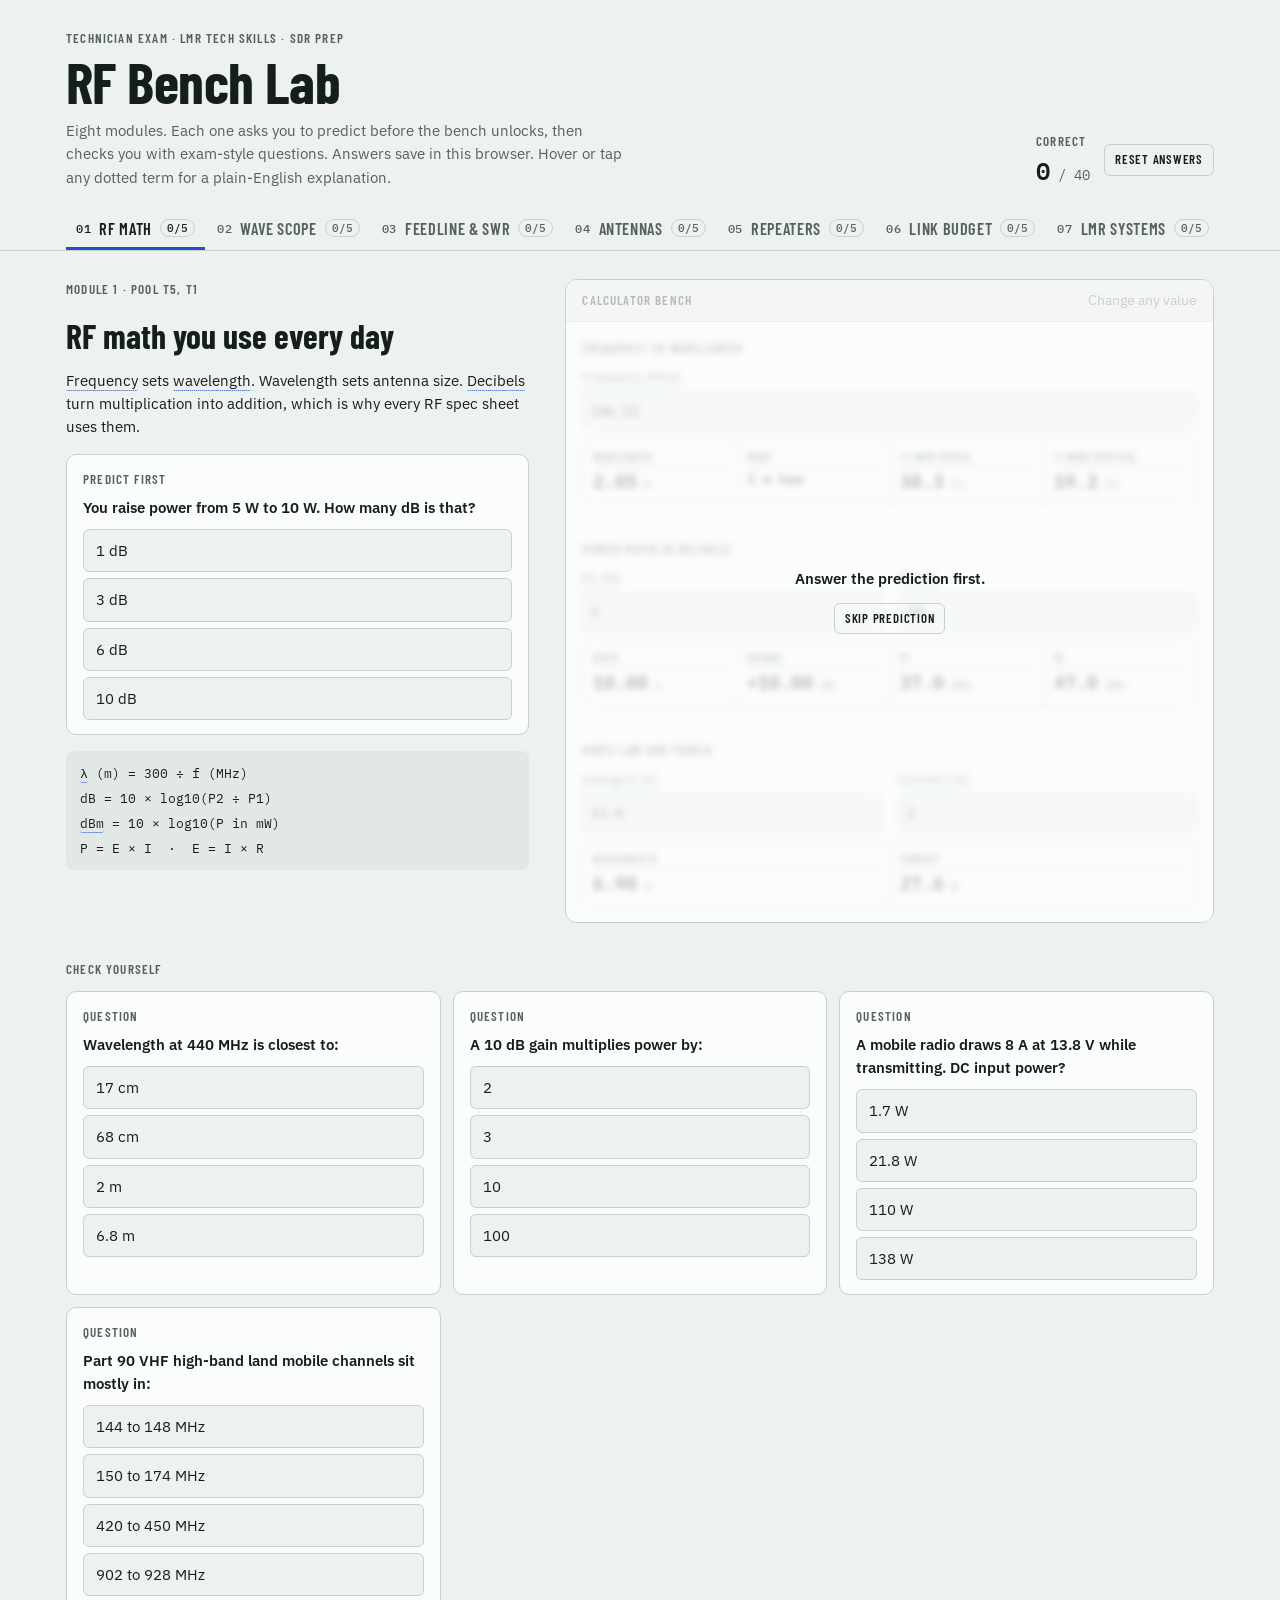
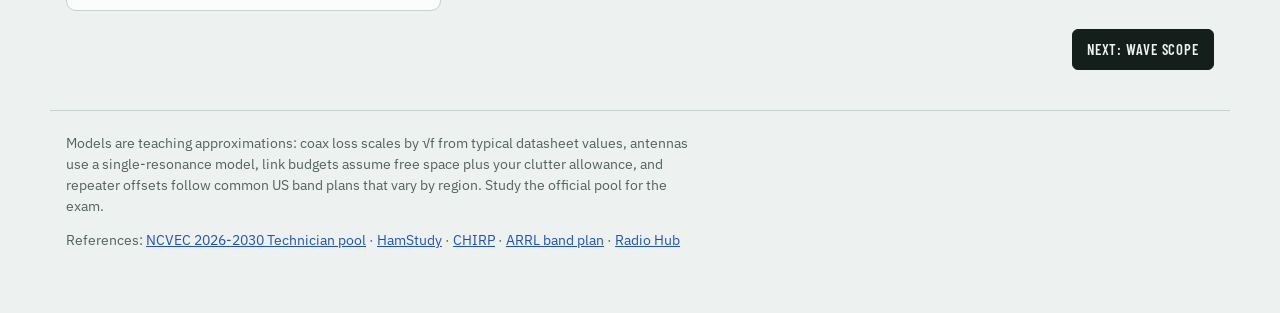
<file: index.html>
<!doctype html>
<html lang="en">
<head>
<meta charset="utf-8">
<meta name="viewport" content="width=device-width, initial-scale=1, viewport-fit=cover">
<meta name="description" content="Interactive RF lab for the FCC Technician exam and LMR prep.">
<title>RF Bench Lab</title>
<link rel="stylesheet" href="https://fonts.googleapis.com/css2?family=Barlow+Condensed:wght@500;600;700&family=IBM+Plex+Mono:wght@400;500;600&family=IBM+Plex+Sans:wght@400;500;600&display=swap">
<style>
/* Layout: bench header, sticky module tabs, each module pairs a briefing column with an instrument panel, quiz below */
:root{
  --bg:#edf1f0; --panel:#fbfcfc; --sunk:#e2e8e6; --ink:#141f1b; --muted:#53625c; --line:#c7d1cd;
  --fwd:#2150c0; --refl:#b26c06; --good:#21774a; --warn:#9f5b0c; --bad:#ad2e28;
  --f-display:"Barlow Condensed","Arial Narrow","Roboto Condensed",sans-serif;
  --f-body:"IBM Plex Sans",system-ui,-apple-system,"Segoe UI",Roboto,sans-serif;
  --f-mono:"IBM Plex Mono",ui-monospace,SFMono-Regular,Menlo,Consolas,monospace;
}
@media (prefers-color-scheme: dark){
  :root:not([data-theme="light"]){
    --bg:#0e1413; --panel:#151f1e; --sunk:#1c2827; --ink:#e1e9e6; --muted:#92a19b; --line:#2b3936;
    --fwd:#88a6ff; --refl:#f0aa46; --good:#60c38c; --warn:#e6a058; --bad:#ef716a; color-scheme:dark;
  }
}
:root[data-theme="dark"]{
  --bg:#0e1413; --panel:#151f1e; --sunk:#1c2827; --ink:#e1e9e6; --muted:#92a19b; --line:#2b3936;
  --fwd:#88a6ff; --refl:#f0aa46; --good:#60c38c; --warn:#e6a058; --bad:#ef716a; color-scheme:dark;
}
*{box-sizing:border-box}
body{margin:0}
[hidden]{display:none !important}
body{background:var(--bg);color:var(--ink);font-family:var(--f-body);font-size:15px;line-height:1.55}
body::before{content:"";position:fixed;inset:0 0 auto;height:env(safe-area-inset-top,0px);z-index:10;background:var(--bg)}
.wrap{max-width:1180px;margin:0 auto;padding-left:max(16px,env(safe-area-inset-left,0px));padding-right:max(16px,env(safe-area-inset-right,0px))}
header.top .wrap{padding-block:28px 18px}
.top-row{display:flex;flex-wrap:wrap;gap:16px 32px;align-items:flex-end;justify-content:space-between}
.eyebrow,.label,.tag{font-family:var(--f-display);font-weight:600;text-transform:uppercase;letter-spacing:.09em;font-size:.82rem;color:var(--muted);margin:0}
h1{font-family:var(--f-display);font-weight:700;font-size:clamp(2.4rem,6vw,3.6rem);line-height:.95;margin:6px 0 0;letter-spacing:-.01em;text-wrap:balance}
.lede{max-width:62ch;color:var(--muted);margin:10px 0 0}
.score{display:flex;gap:14px;align-items:center;flex-wrap:wrap}
.score .num{font-family:var(--f-mono);font-variant-numeric:tabular-nums;font-size:1.5rem;font-weight:600}
.score .num small{font-size:.85rem;color:var(--muted);font-weight:400}
nav.tabs{position:sticky;top:env(safe-area-inset-top,0px);z-index:5;background:var(--bg);border-bottom:1px solid var(--line)}
.tabs-inner{display:flex;gap:2px;overflow-x:auto;scrollbar-width:thin}
.tab{flex:0 0 auto;font-family:var(--f-display);font-weight:600;font-size:1.02rem;text-transform:uppercase;letter-spacing:.04em;background:none;border:0;border-bottom:3px solid transparent;color:var(--muted);padding:12px 10px 9px;cursor:pointer;display:flex;gap:8px;align-items:center}
.tab .n{font-family:var(--f-mono);font-size:.74rem;font-weight:500}
.tab .s{font-family:var(--f-mono);font-size:.7rem;font-weight:500;padding:1px 6px;border-radius:99px;border:1px solid var(--line);letter-spacing:0}
.tab .s.done{border-color:var(--good);color:var(--good)}
.tab[aria-selected="true"]{color:var(--ink);border-bottom-color:var(--fwd)}
button:focus-visible,input:focus-visible,select:focus-visible,a:focus-visible{outline:2px solid var(--fwd);outline-offset:2px}
main .wrap{padding-block:28px 40px}
.module{display:grid;grid-template-columns:minmax(0,5fr) minmax(0,7fr);gap:28px 36px;align-items:start}
@media (max-width:880px){.module{grid-template-columns:minmax(0,1fr)}}
.brief{display:grid;gap:16px;min-width:0}
.brief h2{font-family:var(--f-display);font-weight:700;font-size:2.1rem;line-height:1;margin:4px 0 0;text-wrap:balance}
.brief p{margin:0;max-width:62ch}
.formulas{font-family:var(--f-mono);font-size:.84rem;background:var(--sunk);border-radius:8px;padding:12px 14px;display:grid;gap:4px;overflow-x:auto}
.formulas div{white-space:nowrap}
.predict,.qcard{background:var(--panel);border:1px solid var(--line);border-radius:10px;padding:14px 16px}
.q-prompt{font-weight:600;margin:6px 0 10px !important}
.opts{display:grid;gap:6px}
.opt{text-align:left;font:inherit;color:var(--ink);background:var(--bg);border:1px solid var(--line);border-radius:6px;padding:9px 12px;cursor:pointer}
.opt:hover:not(:disabled){border-color:var(--fwd)}
.opt:disabled{cursor:default}
.opt.right{border-color:var(--good);color:var(--good);font-weight:600}
.opt.wrong{border-color:var(--bad);color:var(--bad);text-decoration:line-through}
.why{margin:10px 0 0 !important;font-size:.92rem}
.v{font-weight:600}
.v.ok{color:var(--good)}.v.no{color:var(--bad)}
.bench{position:relative;background:var(--panel);border:1px solid var(--line);border-radius:12px;overflow:hidden;min-width:0}
.bench-head{display:flex;justify-content:space-between;gap:4px 12px;flex-wrap:wrap;padding:10px 16px;border-bottom:1px solid var(--line);background:var(--sunk)}
.bench-head .label{color:var(--ink)}
.bench-head .note{margin:0}
.bench-body{padding:16px;display:grid;gap:18px}
.bench.locked .bench-body{filter:blur(3px);pointer-events:none;user-select:none}
.lock{position:absolute;inset:0;display:grid;place-items:center;background:color-mix(in srgb,var(--panel) 70%,transparent);z-index:2;padding:16px;text-align:center}
.lock .box{max-width:32ch;display:grid;gap:12px;justify-items:center}
.lock p{margin:0;font-weight:600}
.group{display:grid;gap:10px}
.group + .group{border-top:1px dashed var(--line);padding-top:16px}
.controls{display:grid;grid-template-columns:repeat(auto-fit,minmax(min(100%,150px),1fr));gap:12px 16px}
.ctl{display:grid;gap:4px;min-width:0}
.ctl label{font-size:.8rem;color:var(--muted);display:flex;justify-content:space-between;gap:8px}
.ctl output{font-family:var(--f-mono);color:var(--ink);font-variant-numeric:tabular-nums}
input[type=range]{width:100%;accent-color:var(--fwd);margin:4px 0}
input[type=number],input[type=text],select{font:inherit;font-family:var(--f-mono);font-size:.9rem;color:var(--ink);background:var(--bg);border:1px solid var(--line);border-radius:6px;padding:6px 8px;width:100%;min-width:0}
.readouts{display:grid;grid-template-columns:repeat(auto-fit,minmax(min(100%,122px),1fr));gap:1px;background:var(--line);border:1px solid var(--line);border-radius:8px;overflow:hidden}
.ro{background:var(--panel);padding:8px 10px;min-width:0}
.ro .k{font-size:.72rem;text-transform:uppercase;letter-spacing:.06em;color:var(--muted);font-family:var(--f-display);font-weight:600}
.ro .val{font-family:var(--f-mono);font-size:1.12rem;font-weight:600;font-variant-numeric:tabular-nums;overflow-wrap:anywhere}
.ro .val small{font-size:.74rem;font-weight:400;color:var(--muted)}
canvas.scope{width:100%;height:230px;display:block;background:var(--bg);border-radius:8px;border:1px solid var(--line)}
.legend{display:flex;flex-wrap:wrap;gap:6px 14px;font-size:.8rem;color:var(--muted);margin:0}
.legend i{display:inline-block;width:14px;height:3px;border-radius:2px;vertical-align:middle;margin-right:6px}
.chip{display:inline-block;font-family:var(--f-mono);font-size:.76rem;font-weight:500;padding:2px 8px;border-radius:99px;border:1px solid currentColor;white-space:nowrap}
.chip.good{color:var(--good)}.chip.warn{color:var(--warn)}.chip.bad{color:var(--bad)}.chip.info{color:var(--fwd)}
.btn{font:inherit;font-family:var(--f-display);font-weight:600;letter-spacing:.06em;text-transform:uppercase;font-size:.92rem;border:1px solid var(--ink);background:var(--ink);color:var(--bg);border-radius:6px;padding:8px 14px;cursor:pointer}
.btn.ghost{background:transparent;color:var(--ink);border-color:var(--line)}
.btn.ghost:hover{border-color:var(--ink)}
.btn.small{font-size:.8rem;padding:5px 10px}
.presets{display:flex;flex-wrap:wrap;gap:8px}
.scopes{display:grid;grid-template-columns:minmax(0,2fr) minmax(0,1fr);gap:12px}
@media (max-width:560px){.scopes{grid-template-columns:minmax(0,1fr)}}
.pane{display:grid;gap:6px;min-width:0}
.term{border-bottom:1.5px dotted var(--fwd);cursor:help;border-radius:2px}
.term:hover,.term:focus-visible{background:color-mix(in srgb,var(--fwd) 14%,transparent);outline:none}
#tip{position:fixed;z-index:60;max-width:min(320px,calc(100vw - 24px));background:var(--ink);color:var(--bg);border-radius:8px;padding:10px 12px;font-size:.86rem;line-height:1.45;box-shadow:0 6px 24px rgb(0 0 0 / .28);pointer-events:none}
#tip b{display:block;font-family:var(--f-display);font-weight:600;text-transform:uppercase;letter-spacing:.06em;font-size:.8rem;margin-bottom:3px}
.rangebox{display:flex;gap:8px;align-items:center;min-width:0}
.rangebox input[type=range]{flex:1 1 auto;min-width:0}
.rangebox input.nb{flex:0 0 auto;width:5.6em;padding:4px 6px;text-align:right}
.rangebox .unit{flex:0 0 auto;font-family:var(--f-mono);font-size:.78rem;color:var(--muted);min-width:2.2em}
.quiz{grid-column:1/-1;display:grid;gap:12px;margin-top:8px}
.quiz-grid{display:grid;grid-template-columns:repeat(auto-fit,minmax(min(100%,320px),1fr));gap:12px}
.next-row{display:flex;justify-content:flex-end;padding-top:6px}
.note{font-size:.85rem;color:var(--muted)}
.callout{background:var(--sunk);border-radius:8px;padding:12px 14px;font-size:.9rem}
.callout b{font-weight:600}
.tablewrap{overflow-x:auto;border:1px solid var(--line);border-radius:8px}
table{border-collapse:collapse;width:100%;font-size:.86rem;min-width:680px}
th,td{padding:8px 10px;text-align:left;border-bottom:1px solid var(--line);vertical-align:top}
tr:last-child td{border-bottom:0}
th{font-family:var(--f-display);font-weight:600;text-transform:uppercase;letter-spacing:.05em;font-size:.76rem;color:var(--muted);background:var(--sunk)}
td:first-child{font-weight:600;white-space:nowrap}
tr.match td{background:color-mix(in srgb,var(--good) 13%,transparent)}
tr.miss td{opacity:.42}
.checks{display:flex;flex-wrap:wrap;gap:8px 18px}
.checks label{display:flex;gap:8px;align-items:center;font-size:.9rem;cursor:pointer}
.checks input{accent-color:var(--fwd);width:16px;height:16px}
ul.plain{margin:0;padding-left:18px;display:grid;gap:4px}
pre.csv{font-family:var(--f-mono);font-size:.76rem;background:var(--sunk);padding:10px 12px;border-radius:6px;overflow-x:auto;margin:0;white-space:pre}
.svgwrap{overflow-x:auto}
.svgwrap svg{display:block;width:100%;min-width:520px;height:auto}
svg .t{fill:var(--ink);font-family:var(--f-mono);font-size:13px}
svg .tm{fill:var(--muted);font-family:var(--f-display);font-size:13px;font-weight:600;letter-spacing:.06em;text-transform:uppercase}
svg .tf{fill:var(--fwd);font-family:var(--f-mono);font-size:13px;font-weight:600}
svg .tr{fill:var(--refl);font-family:var(--f-mono);font-size:13px;font-weight:600}
svg .box{fill:var(--bg);stroke:var(--line);stroke-width:1.5}
footer .wrap{padding-block:8px 48px;border-top:1px solid var(--line)}
footer p{max-width:80ch}
footer a{color:var(--fwd)}
@media (prefers-reduced-motion: reduce){*{transition:none !important;animation:none !important}}
</style>
</head>
<body>
<header class="top">
  <div class="wrap">
    <div class="top-row">
      <div>
        <p class="eyebrow">Technician exam · LMR tech skills · SDR prep</p>
        <h1>RF Bench Lab</h1>
        <p class="lede">Eight modules. Each one asks you to predict before the bench unlocks, then checks you with exam-style questions. Answers save in this browser. Hover or tap any dotted term for a plain-English explanation.</p>
      </div>
      <div class="score" aria-live="polite">
        <div><p class="label">Correct</p><div class="num" id="score-total">0<small> / 40</small></div></div>
        <button class="btn ghost small" id="reset">Reset answers</button>
      </div>
    </div>
  </div>
</header>

<nav class="tabs" aria-label="Modules">
  <div class="wrap"><div class="tabs-inner" role="tablist" id="tablist"></div></div>
</nav>

<main>
<div class="wrap">

<!-- MODULE 1: RF MATH -->
<section class="module" id="m-math" data-mod="math" role="tabpanel" hidden>
  <div class="brief">
    <p class="tag">Module 1 · Pool T5, T1</p>
    <h2>RF math you use every day</h2>
    <p>Frequency sets wavelength. Wavelength sets antenna size. Decibels turn multiplication into addition, which is why every RF spec sheet uses them.</p>
    <div class="predict" data-predict="math"></div>
    <div class="formulas">
      <div>λ (m) = 300 ÷ f (MHz)</div>
      <div>dB = 10 × log10(P2 ÷ P1)</div>
      <div>dBm = 10 × log10(P in mW)</div>
      <div>P = E × I &nbsp;·&nbsp; E = I × R</div>
    </div>
  </div>
  <div class="bench locked" data-bench="math">
    <div class="bench-head"><span class="label">Calculator bench</span><span class="note">Change any value</span></div>
    <div class="bench-body">
      <div class="group">
        <p class="label">Frequency to wavelength</p>
        <div class="controls">
          <div class="ctl"><label for="m-f">Frequency (MHz)</label><input type="number" id="m-f" value="146.52" step="0.01" min="1"></div>
        </div>
        <div class="readouts">
          <div class="ro"><div class="k">Wavelength</div><div class="val" id="m-lam"></div></div>
          <div class="ro"><div class="k">Band</div><div class="val" id="m-band" style="font-size:.9rem"></div></div>
          <div class="ro"><div class="k">½-wave dipole</div><div class="val" id="m-half"></div></div>
          <div class="ro"><div class="k">¼-wave vertical</div><div class="val" id="m-quarter"></div></div>
        </div>
      </div>
      <div class="group">
        <p class="label">Power ratio in decibels</p>
        <div class="controls">
          <div class="ctl"><label for="m-p1">P1 (W)</label><input type="number" id="m-p1" value="5" step="0.1" min="0.001"></div>
          <div class="ctl"><label for="m-p2">P2 (W)</label><input type="number" id="m-p2" value="50" step="0.1" min="0.001"></div>
        </div>
        <div class="readouts">
          <div class="ro"><div class="k">Ratio</div><div class="val" id="m-ratio"></div></div>
          <div class="ro"><div class="k">Change</div><div class="val" id="m-db"></div></div>
          <div class="ro"><div class="k">P1</div><div class="val" id="m-p1dbm"></div></div>
          <div class="ro"><div class="k">P2</div><div class="val" id="m-p2dbm"></div></div>
        </div>
      </div>
      <div class="group">
        <p class="label">Ohm's law and power</p>
        <div class="controls">
          <div class="ctl"><label for="m-e">Voltage E (V)</label><input type="number" id="m-e" value="13.8" step="0.1" min="0"></div>
          <div class="ctl"><label for="m-i">Current I (A)</label><input type="number" id="m-i" value="2" step="0.1" min="0.001"></div>
        </div>
        <div class="readouts">
          <div class="ro"><div class="k">Resistance R</div><div class="val" id="m-r"></div></div>
          <div class="ro"><div class="k">Power P</div><div class="val" id="m-pw"></div></div>
        </div>
      </div>
    </div>
    <div class="lock"><div class="box"><p>Answer the prediction first.</p><button class="btn ghost small" data-skip="math">Skip prediction</button></div></div>
  </div>
  <div class="quiz"><p class="label">Check yourself</p><div class="quiz-grid" data-quiz="math"></div><div class="next-row"><button class="btn" data-next="waves">Next: Wave scope</button></div></div>
</section>

<!-- MODULE 2: WAVE SCOPE -->
<section class="module" id="m-waves" data-mod="waves" role="tabpanel" hidden>
  <div class="brief">
    <p class="tag">Module 2 · Pool T3, T5</p>
    <h2>Wave scope</h2>
    <p>Every idea in this lab is a wave doing something. Change frequency and watch the wavelength shrink against a real ruler. Change power and watch the height follow voltage, not watts. Add a second signal and watch two waves add up or cancel.</p>
    <div class="predict" data-predict="waves"></div>
    <div class="formulas">
      <div>λ (m) = 300 ÷ f (MHz)</div>
      <div>Period (ns) = 1000 ÷ f (MHz)</div>
      <div>V peak = √(2 × P × 50) on 50 Ω</div>
      <div>−3 dB = half power = 71% of the voltage</div>
      <div>Phase shift = 360° × path difference ÷ λ</div>
    </div>
  </div>
  <div class="bench locked" data-bench="waves">
    <div class="bench-head"><span class="label">Wave scope</span><span class="presets"><button class="btn ghost small" data-wf="146.52">2 m</button><button class="btn ghost small" data-wf="155">VHF LMR</button><button class="btn ghost small" data-wf="446">70 cm</button><button class="btn ghost small" data-wf="915">Meshtastic</button></span></div>
    <div class="bench-body">
      <div class="group">
        <p class="label">Signal A</p>
        <div class="controls">
          <div class="ctl"><label for="w-f">Frequency</label><input type="range" id="w-f" min="1.4771" max="3" step="any" value="2.165897"></div>
          <div class="ctl"><label for="w-p">Power <output id="w-p-o"></output></label><input type="range" id="w-p" min="20" max="50" step="0.1" value="37"></div>
        </div>
      </div>
      <div class="group">
        <div class="checks"><label><input type="checkbox" id="w-b"> Add signal B (a reflection or a second station)</label></div>
        <div class="controls">
          <div class="ctl"><label for="w-ba">B strength</label><input type="range" id="w-ba" min="0" max="100" step="1" value="80"></div>
          <div class="ctl"><label for="w-bph">B phase <output id="w-bph-o"></output></label><input type="range" id="w-bph" min="0" max="360" step="1" value="90"></div>
          <div class="ctl"><label for="w-bdf">B frequency offset</label><input type="range" id="w-bdf" min="0" max="20" step="0.1" value="0"></div>
        </div>
      </div>
      <div class="readouts">
        <div class="ro"><div class="k">Wavelength</div><div class="val" id="w-lam"></div></div>
        <div class="ro"><div class="k">¼-wave antenna</div><div class="val" id="w-qw"></div></div>
        <div class="ro"><div class="k">Period</div><div class="val" id="w-per"></div></div>
        <div class="ro"><div class="k">V peak, 50 Ω</div><div class="val" id="w-vpk"></div></div>
        <div class="ro"><div class="k">A + B vs A alone</div><div class="val" id="w-sum"></div></div>
      </div>
      <div class="pane"><p class="label">Space view · 6 m of air, wave in flight</p><canvas class="scope" id="cv-wspace" style="height:220px" aria-label="Wave drawn against a six meter ruler"></canvas></div>
      <div class="scopes">
        <div class="pane"><p class="label">Scope view · voltage at one point</p><canvas class="scope" id="cv-wtime" style="height:180px" aria-label="Voltage over time at one point"></canvas></div>
        <div class="pane"><p class="label">Phasors · A + B</p><canvas class="scope" id="cv-wphasor" style="height:180px" aria-label="Rotating phasors for signals A and B and their sum"></canvas></div>
      </div>
      <p class="legend"><span><i style="background:var(--fwd)"></i>signal A</span><span><i style="background:var(--refl)"></i>signal B</span><span><i style="background:var(--ink)"></i>A + B, what the receiver gets</span><span><i style="background:var(--good)"></i>¼-wave antenna to scale</span></p>
      <p class="note" style="margin:0">Wave height is to scale in voltage, with 50 dBm (100 W) as full height. Motion is slowed billions of times so you can see it.</p>
    </div>
    <div class="lock"><div class="box"><p>Answer the prediction first.</p><button class="btn ghost small" data-skip="waves">Skip prediction</button></div></div>
  </div>
  <div class="quiz"><p class="label">Check yourself</p><div class="quiz-grid" data-quiz="waves"></div><div class="next-row"><button class="btn" data-next="swr">Next: Feedline &amp; SWR</button></div></div>
</section>

<!-- MODULE 2: SWR -->
<section class="module" id="m-swr" data-mod="swr" role="tabpanel" hidden>
  <div class="brief">
    <p class="tag">Module 3 · Pool T9, T7</p>
    <h2>Feedlines and SWR</h2>
    <p>Coax has a characteristic impedance, Z0. When the load matches Z0, all forward power is absorbed. When it does not, some reflects back. Forward and reflected waves add into a standing wave. SWR is the ratio of its peak to its valley.</p>
    <div class="predict" data-predict="swr"></div>
    <div class="formulas">
      <div>Γ = (ZL − Z0) ÷ (ZL + Z0)</div>
      <div>SWR = (1 + |Γ|) ÷ (1 − |Γ|)</div>
      <div>Reflected power = |Γ|²</div>
      <div>Return loss = −20 × log10|Γ| dB</div>
      <div>|Γ| at radio = |Γ| at load × 10^(−coax dB ÷ 10)</div>
    </div>
  </div>
  <div class="bench locked" data-bench="swr">
    <div class="bench-head"><span class="label">Line analyzer</span><span class="note">ZL = R + jX at the antenna</span></div>
    <div class="bench-body">
      <div class="controls">
        <div class="ctl"><label for="s-r">Load R</label><input type="range" id="s-r" min="5" max="300" step="1" value="75"></div>
        <div class="ctl"><label for="s-x">Load X</label><input type="range" id="s-x" min="-150" max="150" step="1" value="0"></div>
        <div class="ctl"><label for="s-z0">Coax Z0</label><select id="s-z0"><option value="50">50 Ω (ham, LMR)</option><option value="75">75 Ω (TV, CATV)</option></select></div>
        <div class="ctl"><label for="s-cable">Coax type</label><select id="s-cable"><option value="rg58">RG-58</option><option value="rg8x" selected>RG-8X</option><option value="rg213">RG-213</option><option value="lmr400">LMR-400</option></select></div>
        <div class="ctl"><label for="s-len">Length</label><input type="range" id="s-len" min="0" max="300" step="1" value="50"></div>
        <div class="ctl"><label for="s-f">Frequency (MHz)</label><input type="number" id="s-f" value="146" min="30" max="1000" step="1"></div>
        <div class="ctl"><label for="s-p">Transmit power (W)</label><input type="number" id="s-p" value="5" min="0.1" step="0.5"></div>
      </div>
      <div class="readouts">
        <div class="ro"><div class="k">|Γ|</div><div class="val" id="s-g"></div></div>
        <div class="ro"><div class="k">SWR at antenna</div><div class="val" id="s-swr"></div></div>
        <div class="ro"><div class="k">SWR at radio</div><div class="val" id="s-swr-in"></div></div>
        <div class="ro"><div class="k">Return loss</div><div class="val" id="s-rl"></div></div>
        <div class="ro"><div class="k">Reflected</div><div class="val" id="s-refl"></div></div>
        <div class="ro"><div class="k">Mismatch loss</div><div class="val" id="s-ml"></div></div>
        <div class="ro"><div class="k">Coax loss</div><div class="val" id="s-cl"></div></div>
        <div class="ro"><div class="k">Power radiated</div><div class="val" id="s-pa"></div></div>
      </div>
      <canvas class="scope" id="cv-swr" aria-label="Standing wave on the last two wavelengths of line before the load"></canvas>
      <p class="legend"><span><i style="background:var(--fwd)"></i>forward wave</span><span><i style="background:var(--refl)"></i>reflected wave</span><span><i style="background:var(--ink)"></i>sum on the line</span><span><i style="background:var(--muted);opacity:.5"></i>standing-wave envelope</span></p>
      <p class="note" style="margin:0">Coax loss uses approximate datasheet values scaled by √f. Check the manufacturer's sheet for real work.</p>
    </div>
    <div class="lock"><div class="box"><p>Answer the prediction first.</p><button class="btn ghost small" data-skip="swr">Skip prediction</button></div></div>
  </div>
  <div class="quiz"><p class="label">Check yourself</p><div class="quiz-grid" data-quiz="swr"></div><div class="next-row"><button class="btn" data-next="antenna">Next: Antennas</button></div></div>
</section>

<!-- MODULE 3: ANTENNAS -->
<section class="module" id="m-antenna" data-mod="antenna" role="tabpanel" hidden>
  <div class="brief">
    <p class="tag">Module 4 · Pool T9</p>
    <h2>Antennas and the trim cycle</h2>
    <p>An antenna is resonant where its reactance crosses zero. Field techs sweep SWR across the band, read where the dip lands, trim, and sweep again. This bench simulates that sweep, the same view a NanoVNA or a Site Master gives you.</p>
    <div class="predict" data-predict="antenna"></div>
    <div class="formulas">
      <div>½-wave dipole (ft) ≈ 468 ÷ f (MHz)</div>
      <div>¼-wave vertical (ft) ≈ 234 ÷ f (MHz)</div>
      <div>dBi = dBd + 2.15</div>
      <div>ERP = P × 10^((gain dBd − loss dB) ÷ 10)</div>
    </div>
  </div>
  <div class="bench locked" data-bench="antenna">
    <div class="bench-head"><span class="label">Sweep analyzer</span><span class="note">Simplified single-resonance model</span></div>
    <div class="bench-body">
      <div class="group">
        <div class="controls">
          <div class="ctl"><label for="a-type">Antenna</label><select id="a-type"><option value="dipole">½-wave dipole (~73 Ω)</option><option value="gpflat">¼-wave, flat radials (~36 Ω)</option><option value="gpdroop">¼-wave, drooped radials (~50 Ω)</option></select></div>
          <div class="ctl"><label for="a-f">Target (MHz)</label><input type="number" id="a-f" value="146" min="1" step="0.5"></div>
          <div class="ctl" style="grid-column:1/-1"><label for="a-len">Element length <output id="a-len-o"></output></label><input type="range" id="a-len" min="0" max="100" step="0.1" value="50"></div>
        </div>
        <div class="readouts">
          <div class="ro"><div class="k">Resonance</div><div class="val" id="a-f0"></div></div>
          <div class="ro"><div class="k">SWR at target</div><div class="val" id="a-swr"></div></div>
          <div class="ro"><div class="k">2:1 bandwidth</div><div class="val" id="a-bw"></div></div>
          <div class="ro"><div class="k">Status</div><div class="val" id="a-stat"></div></div>
        </div>
        <canvas class="scope" id="cv-ant" aria-label="SWR versus frequency sweep"></canvas>
        <p class="legend"><span><i style="background:var(--fwd)"></i>SWR trace</span><span><i style="background:var(--ink)"></i>target frequency</span><span><i style="background:var(--refl)"></i>2:1 line</span></p>
      </div>
      <div class="group">
        <p class="label">Effective radiated power</p>
        <div class="controls">
          <div class="ctl"><label for="e-p">Transmitter (W)</label><input type="number" id="e-p" value="50" min="0.1" step="1"></div>
          <div class="ctl"><label for="e-l">Feedline loss (dB)</label><input type="number" id="e-l" value="2" min="0" step="0.1"></div>
          <div class="ctl"><label for="e-g">Antenna gain (dBd)</label><input type="number" id="e-g" value="6" step="0.5"></div>
        </div>
        <div class="readouts">
          <div class="ro"><div class="k">Net gain</div><div class="val" id="e-net"></div></div>
          <div class="ro"><div class="k">ERP</div><div class="val" id="e-erp"></div></div>
          <div class="ro"><div class="k">EIRP</div><div class="val" id="e-eirp"></div></div>
        </div>
      </div>
    </div>
    <div class="lock"><div class="box"><p>Answer the prediction first.</p><button class="btn ghost small" data-skip="antenna">Skip prediction</button></div></div>
  </div>
  <div class="quiz"><p class="label">Check yourself</p><div class="quiz-grid" data-quiz="antenna"></div><div class="next-row"><button class="btn" data-next="repeater">Next: Repeaters</button></div></div>
</section>

<!-- MODULE 4: REPEATERS -->
<section class="module" id="m-repeater" data-mod="repeater" role="tabpanel" hidden>
  <div class="brief">
    <p class="tag">Module 5 · Pool T1, T2, T4</p>
    <h2>Repeaters and radio programming</h2>
    <p>A repeater listens on one frequency and transmits on another at the same time. Your radio has to transmit on the repeater's input, listen on its output, and send the right access tone. Getting those three fields right is most of radio programming, in ham and LMR alike.</p>
    <div class="predict" data-predict="repeater"></div>
    <div class="callout"><b>Legal line.</b> Until you hold a license, use the FT-60s to listen only. After you pass, transmit on amateur bands only. The FT-60 is an amateur radio, not a Part 90 LMR radio.</div>
  </div>
  <div class="bench locked" data-bench="repeater">
    <div class="bench-head"><span class="label">Channel builder</span><span class="note">Offsets follow common US band plans</span></div>
    <div class="bench-body">
      <div class="controls">
        <div class="ctl"><label for="r-f">Repeater output (MHz)</label><input type="number" id="r-f" value="146.940" step="0.005" min="1"></div>
        <div class="ctl"><label for="r-dup">Duplex</label><select id="r-dup"><option value="auto">Auto (band plan)</option><option value="-">Minus</option><option value="+">Plus</option><option value="">Simplex</option></select></div>
        <div class="ctl"><label for="r-tm">Tone mode</label><select id="r-tm"><option value="Tone">Tone (encode)</option><option value="TSQL">TSQL (encode + decode)</option><option value="DTCS">DCS</option><option value="">None</option></select></div>
        <div class="ctl"><label for="r-tone">CTCSS (Hz)</label><select id="r-tone"></select></div>
        <div class="ctl"><label for="r-dcs">DCS code</label><input type="text" id="r-dcs" value="023" maxlength="3"></div>
        <div class="ctl"><label for="r-name">Channel name</label><input type="text" id="r-name" value="LOCAL" maxlength="8"></div>
      </div>
      <div class="svgwrap">
        <svg viewBox="0 0 660 160" role="img" aria-label="Repeater signal path">
          <defs>
            <marker id="arF" viewBox="0 0 10 10" refX="9" refY="5" markerWidth="7" markerHeight="7" orient="auto-start-reverse"><path d="M0 0L10 5L0 10z" style="fill:var(--fwd)"/></marker>
            <marker id="arR" viewBox="0 0 10 10" refX="9" refY="5" markerWidth="7" markerHeight="7" orient="auto-start-reverse"><path d="M0 0L10 5L0 10z" style="fill:var(--refl)"/></marker>
          </defs>
          <path d="M330 62 C 330 18, 75 18, 75 58" fill="none" style="stroke:var(--refl)" stroke-width="2" stroke-dasharray="6 5" marker-end="url(#arR)"/>
          <text class="tr" x="202" y="24" text-anchor="middle" id="sv-listen">You listen on 146.940</text>
          <rect class="box" x="10" y="62" width="130" height="58" rx="8"/>
          <text class="tm" x="75" y="86" text-anchor="middle">Your FT-60</text>
          <text class="t" x="75" y="106" text-anchor="middle" id="sv-you">TX 146.340</text>
          <rect class="box" x="265" y="62" width="130" height="58" rx="8"/>
          <text class="tm" x="330" y="86" text-anchor="middle">Repeater</text>
          <text class="t" x="330" y="106" text-anchor="middle" id="sv-rpt">RX .340 / TX .940</text>
          <rect class="box" x="520" y="62" width="130" height="58" rx="8"/>
          <text class="tm" x="585" y="86" text-anchor="middle">Others</text>
          <text class="t" x="585" y="106" text-anchor="middle" id="sv-oth">RX 146.940</text>
          <line x1="142" y1="91" x2="262" y2="91" style="stroke:var(--fwd)" stroke-width="2" marker-end="url(#arF)"/>
          <text class="tf" x="202" y="140" text-anchor="middle" id="sv-tone">+ 100.0 Hz tone</text>
          <line x1="397" y1="91" x2="517" y2="91" style="stroke:var(--fwd)" stroke-width="2" marker-end="url(#arF)"/>
          <text class="tf" x="457" y="140" text-anchor="middle" id="sv-out">146.940</text>
        </svg>
      </div>
      <div class="readouts">
        <div class="ro"><div class="k">You transmit</div><div class="val" id="r-tx"></div></div>
        <div class="ro"><div class="k">You receive</div><div class="val" id="r-rx"></div></div>
        <div class="ro"><div class="k">Offset</div><div class="val" id="r-off"></div></div>
        <div class="ro"><div class="k">Access</div><div class="val" id="r-acc"></div></div>
      </div>
      <p class="note" id="r-hint" style="margin:0"></p>
      <div class="group">
        <div style="display:flex;justify-content:space-between;align-items:center;gap:8px;flex-wrap:wrap"><p class="label">CHIRP-style CSV row</p><button class="btn ghost small" id="r-copy">Copy</button></div>
        <pre class="csv" id="r-csv"></pre>
        <p class="note" style="margin:0">Classic CHIRP column layout. Export one channel from your CHIRP version first and match its header before importing.</p>
      </div>
    </div>
    <div class="lock"><div class="box"><p>Answer the prediction first.</p><button class="btn ghost small" data-skip="repeater">Skip prediction</button></div></div>
  </div>
  <div class="quiz"><p class="label">Check yourself</p><div class="quiz-grid" data-quiz="repeater"></div><div class="next-row"><button class="btn" data-next="link">Next: Link budget</button></div></div>
</section>

<!-- MODULE 5: LINK BUDGET -->
<section class="module" id="m-link" data-mod="link" role="tabpanel" hidden>
  <div class="brief">
    <p class="tag">Module 6 · Pool T3, T9</p>
    <h2>Link budgets and range</h2>
    <p>A link budget adds every gain and subtracts every loss between two radios. If the signal arrives above the receiver's sensitivity, the link works. Free-space loss is the floor. Terrain, buildings, and bodies only add to it.</p>
    <div class="predict" data-predict="link"></div>
    <div class="formulas">
      <div>FSPL (dB) = 20log10(d km) + 20log10(f MHz) + 32.44</div>
      <div>RX = Ptx + Gtx − Ltx − FSPL − extra + Grx − Lrx</div>
      <div>Horizon (km) ≈ 4.12 × (√h1 + √h2), h in m</div>
      <div>LoRa sens ≈ −174 + 10log10(BW) + NF + SNRreq</div>
    </div>
  </div>
  <div class="bench locked" data-bench="link">
    <div class="bench-head"><span class="label">Link budget</span><span class="presets"><button class="btn ghost small" data-preset="ht">FT-60 to FT-60</button><button class="btn ghost small" data-preset="mobile">Mobile to repeater</button><button class="btn ghost small" data-preset="mesh">Meshtastic nodes</button></span></div>
    <div class="bench-body">
      <div class="controls">
        <div class="ctl"><label for="l-p">TX power (dBm) <output id="l-p-o"></output></label><input type="number" id="l-p" value="37" step="1"></div>
        <div class="ctl"><label for="l-gt">TX antenna (dBi)</label><input type="number" id="l-gt" value="-2" step="0.5"></div>
        <div class="ctl"><label for="l-lt">TX coax loss (dB)</label><input type="number" id="l-lt" value="0" step="0.5" min="0"></div>
        <div class="ctl"><label for="l-gr">RX antenna (dBi)</label><input type="number" id="l-gr" value="-2" step="0.5"></div>
        <div class="ctl"><label for="l-lr">RX coax loss (dB)</label><input type="number" id="l-lr" value="0" step="0.5" min="0"></div>
        <div class="ctl"><label for="l-f">Frequency (MHz)</label><input type="number" id="l-f" value="146.52" step="0.01" min="1"></div>
        <div class="ctl"><label for="l-d">Distance</label><input type="range" id="l-d" min="0.1" max="100" step="0.1" value="8"></div>
        <div class="ctl"><label for="l-x">Terrain / clutter loss</label><input type="range" id="l-x" min="0" max="50" step="1" value="0"></div>
        <div class="ctl"><label for="l-h1">TX height (m)</label><input type="number" id="l-h1" value="1.5" min="0.5" step="0.5"></div>
        <div class="ctl"><label for="l-h2">RX height (m)</label><input type="number" id="l-h2" value="1.5" min="0.5" step="0.5"></div>
        <div class="ctl"><label for="l-mode">Receiver</label><select id="l-mode"><option value="fm">FM voice</option><option value="lora">LoRa</option></select></div>
        <div class="ctl" id="l-sens-wrap"><label for="l-sens">Sensitivity (dBm)</label><input type="number" id="l-sens" value="-121" step="1"></div>
        <div class="ctl" id="l-sf-wrap" hidden><label for="l-sf">Spreading factor</label><select id="l-sf"><option>7</option><option>8</option><option>9</option><option>10</option><option selected>11</option><option>12</option></select></div>
        <div class="ctl" id="l-bw-wrap" hidden><label for="l-bw">Bandwidth (kHz)</label><select id="l-bw"><option>125</option><option selected>250</option><option>500</option></select></div>
      </div>
      <div class="readouts">
        <div class="ro"><div class="k">EIRP</div><div class="val" id="l-eirp"></div></div>
        <div class="ro"><div class="k">Path loss</div><div class="val" id="l-fspl"></div></div>
        <div class="ro"><div class="k">Received</div><div class="val" id="l-rx"></div></div>
        <div class="ro"><div class="k">Sensitivity</div><div class="val" id="l-sens-o"></div></div>
        <div class="ro"><div class="k">Margin</div><div class="val" id="l-m"></div></div>
        <div class="ro"><div class="k">Radio horizon</div><div class="val" id="l-hz"></div></div>
        <div class="ro"><div class="k">60% Fresnel</div><div class="val" id="l-fr"></div></div>
        <div class="ro" id="l-rate-wrap" hidden><div class="k">LoRa data rate</div><div class="val" id="l-rate"></div></div>
      </div>
      <canvas class="scope" id="cv-link" aria-label="Signal level diagram from transmitter to receiver"></canvas>
      <p class="note" id="l-warn" style="margin:0"></p>
    </div>
    <div class="lock"><div class="box"><p>Answer the prediction first.</p><button class="btn ghost small" data-skip="link">Skip prediction</button></div></div>
  </div>
  <div class="quiz"><p class="label">Check yourself</p><div class="quiz-grid" data-quiz="link"></div><div class="next-row"><button class="btn" data-next="lmr">Next: LMR systems</button></div></div>
</section>

<!-- MODULE 6: LMR SYSTEMS -->
<section class="module" id="m-lmr" data-mod="lmr" role="tabpanel" hidden>
  <div class="brief">
    <p class="tag">Module 7 · Job track (not on the Tech exam)</p>
    <h2>LMR, P25, and PoC</h2>
    <p>Land mobile radio is the two-way radio that police, fire, utilities, and bases run on. Push-to-talk over cellular (your PoC radios) does a similar job over the phone network. The difference shows up when the network fails.</p>
    <div class="predict" data-predict="lmr"></div>
    <div class="callout">
      <p class="label" style="margin-bottom:6px">Where this meets cybersecurity</p>
      <ul class="plain">
        <li>Encrypted P25 is only as good as its key handling. Keys load from a key variable loader or over the air (OTAR).</li>
        <li>A 2011 University of Pennsylvania study found federal P25 users often sent sensitive traffic in the clear by mistake.</li>
        <li>TETRA:BURST (2023) exposed a deliberately weakened cipher in the European TETRA standard.</li>
        <li>Researchers found both with SDRs. That is your path from this lab to RF security.</li>
      </ul>
    </div>
  </div>
  <div class="bench locked" data-bench="lmr">
    <div class="bench-head"><span class="label">System selector</span><span class="note">Check what the job needs</span></div>
    <div class="bench-body">
      <div class="checks">
        <label><input type="checkbox" id="c-off"> Works with no towers or cell network</label>
        <label><input type="checkbox" id="c-enc"> Standard AES in the air interface</label>
        <label><input type="checkbox" id="c-two"> Two voice paths per 12.5 kHz</label>
      </div>
      <div class="tablewrap">
        <table>
          <thead><tr><th>System</th><th>Access</th><th>Channel</th><th>Paths / channel</th><th>No infrastructure</th><th>Encryption</th><th>Typical user</th></tr></thead>
          <tbody id="lmr-rows">
            <tr data-off="1" data-enc="0" data-two="0"><td>Analog FM</td><td>FDMA</td><td>12.5 kHz</td><td>1</td><td>Yes, simplex</td><td>None</td><td>Business, legacy agencies</td></tr>
            <tr data-off="1" data-enc="0" data-two="1"><td>DMR Tier II</td><td>2-slot TDMA</td><td>12.5 kHz</td><td>2</td><td>Yes, direct mode</td><td>Vendor-specific</td><td>Utilities, campuses, industry</td></tr>
            <tr data-off="1" data-enc="1" data-two="0"><td>P25 Phase 1</td><td>FDMA</td><td>12.5 kHz</td><td>1</td><td>Yes, talkaround</td><td>AES-256</td><td>Public safety, federal, DoD</td></tr>
            <tr data-off="1" data-enc="1" data-two="1"><td>P25 Phase 2</td><td>2-slot TDMA</td><td>12.5 kHz</td><td>2</td><td>Talkaround falls back to Phase 1</td><td>AES-256</td><td>Large trunked systems</td></tr>
            <tr data-off="0" data-enc="0" data-two="0"><td>PoC</td><td>IP over LTE/5G</td><td>Cellular</td><td>Not channel-based</td><td>No, needs the network</td><td>TLS, vendor-specific</td><td>Fleets, logistics, overflow</td></tr>
          </tbody>
        </table>
      </div>
      <div class="group">
        <p class="label">Skills LMR postings ask for, and where this lab covers them</p>
        <ul class="plain">
          <li>Program radios and build code plugs <span class="chip info">Module 5</span></li>
          <li>Install and sweep antennas and coax <span class="chip info">Modules 3, 4</span></li>
          <li>Coverage and site planning <span class="chip info">Module 6</span></li>
          <li>Troubleshoot analog and P25 systems <span class="chip info">Modules 7, 8</span></li>
          <li>FCC GROL, Elements 1 and 3 <span class="chip warn">Separate study</span></li>
          <li>Motorola R56 grounding, OSHA 10/30, tower climbing <span class="chip warn">Separate training</span></li>
        </ul>
      </div>
    </div>
    <div class="lock"><div class="box"><p>Answer the prediction first.</p><button class="btn ghost small" data-skip="lmr">Skip prediction</button></div></div>
  </div>
  <div class="quiz"><p class="label">Check yourself</p><div class="quiz-grid" data-quiz="lmr"></div><div class="next-row"><button class="btn" data-next="signals">Next: Modulation</button></div></div>
</section>

<!-- MODULE 7: SIGNALS -->
<section class="module" id="m-signals" data-mod="signals" role="tabpanel" hidden>
  <div class="brief">
    <p class="tag">Module 8 · Pool T8 · SDR bridge</p>
    <h2>Modulation and spectrum</h2>
    <p>Modulation puts voice onto a carrier. AM changes its strength. FM changes its frequency. The spectrum view below is what an SDR or service monitor shows. Learning to read it is the first SDR skill.</p>
    <div class="predict" data-predict="signals"></div>
    <div class="formulas">
      <div>FM: β = Δf ÷ fm</div>
      <div>Carson BW ≈ 2 × (Δf + fm)</div>
      <div>FM line n has amplitude |Jn(β)|</div>
      <div>AM: BW = 2 × fm, sidebands = m²÷(2+m²)</div>
    </div>
  </div>
  <div class="bench locked" data-bench="signals">
    <div class="bench-head"><span class="label">Spectrum monitor</span><span class="note">Single audio tone modulating a carrier</span></div>
    <div class="bench-body">
      <div class="controls">
        <div class="ctl"><label for="g-mode">Mode</label><select id="g-mode"><option value="fm">FM</option><option value="am">AM</option></select></div>
        <div class="ctl"><label for="g-fm">Audio tone fm</label><input type="range" id="g-fm" min="0.3" max="3" step="0.01" value="1"></div>
        <div class="ctl" id="g-dev-wrap"><label for="g-dev">Deviation Δf</label><input type="range" id="g-dev" min="0.2" max="7.5" step="0.01" value="2.5"></div>
        <div class="ctl" id="g-m-wrap" hidden><label for="g-m">Modulation depth</label><input type="range" id="g-m" min="0" max="100" step="1" value="70"></div>
      </div>
      <div class="readouts">
        <div class="ro"><div class="k" id="g-k1">Index β</div><div class="val" id="g-v1"></div></div>
        <div class="ro"><div class="k">Bandwidth</div><div class="val" id="g-bw"></div></div>
        <div class="ro"><div class="k">Carrier level</div><div class="val" id="g-car"></div></div>
        <div class="ro"><div class="k">Sideband power</div><div class="val" id="g-sb"></div></div>
      </div>
      <canvas class="scope" id="cv-time" style="height:150px" aria-label="Modulated waveform in time"></canvas>
      <canvas class="scope" id="cv-spec" aria-label="Spectrum of the modulated signal"></canvas>
      <p class="note" style="margin:0">Time view slows the carrier so you can see it. Spectrum view is to scale, ±15 kHz around the carrier.</p>
    </div>
    <div class="lock"><div class="box"><p>Answer the prediction first.</p><button class="btn ghost small" data-skip="signals">Skip prediction</button></div></div>
  </div>
  <div class="quiz"><p class="label">Check yourself</p><div class="quiz-grid" data-quiz="signals"></div><div class="next-row"><button class="btn" data-next="math">Back to Module 1</button></div></div>
</section>

</div>
</main>

<footer>
  <div class="wrap">
    <p class="note">Models are teaching approximations: coax loss scales by √f from typical datasheet values, antennas use a single-resonance model, link budgets assume free space plus your clutter allowance, and repeater offsets follow common US band plans that vary by region. Study the official pool for the exam.</p>
    <p class="note">References: <a href="https://ncvec.org/index.php/2026-2030-technician-question-pool" target="_blank" rel="noopener">NCVEC 2026-2030 Technician pool</a> · <a href="https://hamstudy.org" target="_blank" rel="noopener">HamStudy</a> · <a href="https://chirpmyradio.com" target="_blank" rel="noopener">CHIRP</a> · <a href="https://www.arrl.org/band-plan" target="_blank" rel="noopener">ARRL band plan</a> · <a href="hub/index.html">Radio Hub</a></p>
  </div>
</footer>

<script>
(function(){
"use strict";
const $=(s,el=document)=>el.querySelector(s);
const $$=(s,el=document)=>Array.from(el.querySelectorAll(s));
const num=(id,d)=>{const v=parseFloat(document.getElementById(id).value);return Number.isFinite(v)?v:d;};
const set=(id,html)=>{const e=document.getElementById(id);if(e)e.innerHTML=html;};
const log10=Math.log10;
const u=(v,unit)=>`${v}<small> ${unit}</small>`;

/* ---------- storage ---------- */
const KEY="rfbench.v1";
let store={answers:{},skips:{},tab:null};
try{const s=JSON.parse(localStorage.getItem(KEY)||"null");if(s&&typeof s==="object"){store.answers=s.answers||{};store.skips=s.skips||{};store.tab=s.tab||null;}}catch(e){}
function save(){try{localStorage.setItem(KEY,JSON.stringify(store));}catch(e){}}

/* ---------- glossary and tooltips ---------- */
const GL={
wavelength:["Wavelength","The length of one complete wave, peak to peak. λ = 300 ÷ MHz. At 146 MHz one wave is about 2 m long. Antennas are sized as fractions of it."],
frequency:["Frequency","How many waves pass each second. 1 MHz is one million per second. Higher frequency means shorter waves."],
band:["Band","A frequency range set aside for one service. Hams may only transmit inside ham bands. LMR uses separate Part 90 ranges."],
dipole:["Half-wave dipole","The basic antenna. A wire one half wavelength long, fed in the middle. Gain about 2.15 dBi. Feedpoint about 73 Ω."],
quarterwave:["Quarter-wave antenna","One vertical element a quarter wavelength long, over radials or a metal surface. The whip on most handhelds and mobiles is based on it."],
ratio:["Power ratio","How many times bigger P2 is than P1. Decibels are this same ratio on a log scale."],
db:["Decibel (dB)","A ratio, not an amount. +3 dB doubles power, +10 dB is ten times, −3 dB halves it. Because it is logarithmic, you add dB instead of multiplying."],
dbm:["dBm","Power compared to 1 milliwatt. 0 dBm = 1 mW. 30 dBm = 1 W. 37 dBm = 5 W, your FT-60 on high. Receivers work near −120 dBm, a millionth of a billionth of a watt."],
dbi:["dBi","Antenna gain compared to an imaginary isotropic antenna that radiates equally in every direction. Gain comes from focusing energy, not creating it."],
dbd:["dBd","Antenna gain compared to a half-wave dipole. dBi = dBd + 2.15. A spec quoted in dBi looks 2.15 dB better for the same antenna."],
resistance:["Resistance (R)","The part of impedance that uses up energy. In an antenna, resistance is where power leaves as radio waves."],
reactance:["Reactance (X)","The part of impedance that stores energy and hands it back each cycle instead of using it. Positive is inductive, negative is capacitive. At resonance X is zero."],
impedance:["Impedance","Total opposition to AC current, in ohms. Written R + jX: resistance plus reactance. Power transfers best when the load matches the line."],
power:["Power (watts)","Energy per second. P = E × I. Transmitter output is measured in watts or dBm."],
voltage:["Voltage (E)","Electrical pressure that pushes current. A mobile radio runs on about 13.8 V DC."],
current:["Current (I)","The flow of electric charge, in amps. A 50 W mobile can draw 10 A or more while transmitting."],
ohm:["Ohm's law","E = I × R. Voltage equals current times resistance. Rearrange it to find any one value from the other two."],
period:["Period","Time for one complete wave. Period = 1 ÷ frequency. At 100 MHz one cycle takes 10 nanoseconds."],
vpeak:["Peak voltage","The highest voltage the wave reaches across a 50 Ω load. Power follows voltage squared, so double the voltage is four times the power."],
sumdb:["A + B vs A alone","How strong the combined signal is compared with A by itself. 0 dB means no change. Positive is a boost. Negative is a fade."],
bstrength:["Signal B strength","B's voltage as a percentage of A. A reflection off a building is usually weaker than the direct signal."],
phase:["Phase","Where a wave is in its cycle, in degrees. 360° is one full cycle. Two equal waves 0° apart add. 180° apart they cancel."],
pathdiff:["Path difference","How much farther one copy of the signal traveled than the other. Each extra wavelength of distance equals 360° of phase."],
beat:["Beating","Two signals at slightly different frequencies drift in and out of phase. Their sum pulses between boost and fade."],
multipath:["Multipath","The same signal arriving by more than one route, such as direct and bounced off a building. The copies add or cancel depending on phase."],
picket:["Picket fencing","Rapid flutter on a moving VHF/UHF signal caused by multipath. Every half wavelength of travel swaps adding for canceling."],
phasor:["Phasor","An arrow that stands for a wave. Length is strength. Angle is phase. Adding two waves is adding their arrows tip to tail."],
spaceview:["Space view","A snapshot of the wave stretched out through the air, against a real ruler. This shows wavelength."],
scopeview:["Scope view","What an oscilloscope at one spot would show: voltage rising and falling over time. This shows period."],
z0:["Characteristic impedance (Z0)","The impedance a coax is built to have, set by its conductor sizes and insulation. Radio coax is 50 Ω. Cable TV uses 75 Ω."],
coax:["Coax / feedline","The cable between radio and antenna: a center wire inside a shield. Every foot loses some power, more at higher frequencies."],
coaxtype:["Coax type","Thicker, better-built coax loses less. RG-58 is thin and lossy. LMR-400 is thick and low-loss, common at repeater sites."],
coaxloss:["Coax loss","Power lost as heat in the cable, in dB. It grows with length and frequency. 3 dB of loss throws away half your power."],
gamma:["Reflection coefficient |Γ|","The fraction of voltage that bounces back from the load. 0 means a perfect match. 1 means everything reflects."],
swr:["SWR","Standing wave ratio. Compares the voltage peaks and valleys on the line. 1:1 is a perfect match. Under 1.5:1 is good. Many solid-state radios cut power as SWR climbs past about 2:1."],
swrradio:["SWR at the radio","What a meter at the radio end would read. Coax loss hides reflections, so this reads better than the antenna's real SWR."],
returnloss:["Return loss","How far below forward power the reflection is, in dB. Bigger is better. 20 dB means only 1% comes back. Analyzers often report this instead of SWR."],
reflected:["Reflected power","The share of forward power that bounces back toward the radio. Equal to |Γ|²."],
mismatch:["Mismatch loss","Power the antenna turns away because of the mismatch, in dB. At 2:1 it is only about 0.5 dB."],
radiated:["Power radiated","Power that reaches the antenna and leaves as radio waves, after coax loss and reflection. Simplified: ignores re-reflections."],
forward:["Forward wave","Energy traveling from the radio toward the antenna."],
reflectedwave:["Reflected wave","Energy bounced back from a mismatched antenna toward the radio."],
standingwave:["Standing wave","The pattern made when forward and reflected waves overlap. Peaks and valleys stay in fixed places on the line instead of traveling."],
envelope:["Standing-wave envelope","The outline of the highest voltage at each spot on the line. Flat means matched. Lumpy means mismatched. Peak ÷ valley = SWR."],
txpower:["Transmit power","RF power out of the radio. FT-60 high is 5 W. A typical mobile is 25 to 50 W."],
resonance:["Resonant frequency","Where the antenna's reactance cancels to zero. SWR is usually lowest there. A shorter element resonates higher."],
anttype:["Antenna type","Changes the feedpoint resistance, which sets the best SWR possible at resonance on 50 Ω coax."],
target:["Target frequency","The frequency you want to use. You trim the antenna until resonance lands here."],
trim:["Element length / trim","Cutting the element shorter raises resonance. Longer lowers it. Cut long first. You cannot add metal back."],
bw21:["2:1 bandwidth","The span of frequencies where SWR stays at or below 2:1. Wider is more forgiving."],
sweep:["Sweep","Measuring SWR at many frequencies in a row and plotting it. The dip shows where the antenna is resonant."],
nanovna:["NanoVNA / Site Master","Antenna and cable analyzers. NanoVNA is a hobby vector network analyzer around $70. Site Master is the Anritsu tool LMR techs use to sweep antennas and find cable faults."],
netgain:["Net gain","Antenna gain minus feedline loss. Positive means the antenna adds more than the coax takes away."],
erp:["ERP","Effective radiated power. Transmit power × net gain, compared to a dipole. It is what the signal looks like in the antenna's best direction."],
eirp:["EIRP","Like ERP but compared to an isotropic antenna. EIRP = ERP × 1.64, or +2.15 dB."],
feedpoint:["Feedpoint","Where the coax connects to the antenna. Its impedance is what the coax sees."],
groundplane:["Ground plane / radials","Wires or a metal surface under a quarter-wave vertical that act as the antenna's other half. A car roof works as one."],
polarization:["Polarization","The orientation of the wave's electric field, set by the antenna. Vertical antennas send vertical waves. Mismatched polarization costs signal."],
repeater:["Repeater","A station on a hill or tower that receives on one frequency and retransmits on another at the same time. It stretches handheld range from a few km to tens of km."],
rptinput:["You transmit (repeater input)","The frequency the repeater listens on. Your radio jumps here only while you key the mic."],
rptoutput:["Repeater output","The frequency the repeater transmits on. Directories list this one. You listen here."],
offset:["Offset","The gap between a repeater's output and input. Standard is 600 kHz on 2 m and 5 MHz on 70 cm. Minus or plus tells your radio which way to shift."],
duplex:["Duplex","Whether your radio shifts frequency when it transmits. Minus or plus for a repeater. Simplex for radio to radio."],
simplex:["Simplex","Transmit and receive on the same frequency, radio to radio, no repeater."],
access:["Access tone","The tone or code a repeater needs before it will retransmit you."],
tonemode:["Tone mode","Tone sends a subaudible tone when you transmit. TSQL also keeps your speaker quiet unless the incoming signal carries that tone. DCS uses a digital code instead."],
ctcss:["CTCSS tone","A low tone, 67 to 254 Hz, mixed under your voice and filtered out so nobody hears it. Repeaters use it to ignore interference. Also called PL tone."],
tsql:["TSQL","Tone squelch. Sends the tone and also keeps your speaker quiet unless received signals carry the same tone."],
dcs:["DCS code","Digital-coded squelch. Same job as CTCSS, using a repeating digital code instead of a tone. Codes are three digits, like 023."],
channelname:["Channel name","The short tag shown on the radio's display."],
squelch:["Squelch","Mutes the speaker until a signal is strong enough or carries the right tone."],
chirp:["CHIRP","Free software that programs many ham radios from a computer, including the FT-60 with a programming cable. Channels live in a spreadsheet-style grid."],
codeplug:["Code plug","The full programming file for a commercial radio: channels, talkgroups, tones, keys, button settings. LMR techs build and load these."],
linkbudget:["Link budget","Start with transmit power, add gains, subtract losses. Compare what arrives with what the receiver needs."],
fspl:["Free-space path loss","Signal spreading out over distance in empty space. It grows 6 dB each time distance doubles, and more at higher frequency with the same antennas."],
rxlevel:["Received level","Signal strength at the receiver input, in dBm. More negative is weaker."],
sensitivity:["Sensitivity","The weakest signal a receiver can still use. More negative is better. A typical FM handheld is about −121 dBm (0.2 µV)."],
margin:["Fade margin","Received level minus sensitivity. Your safety buffer against fading and obstacles. Aim for 10 dB or more, more for rough terrain."],
horizon:["Radio horizon","How far two antennas can see each other before Earth's curve blocks the path. Raising either antenna pushes it out."],
fresnel:["Fresnel zone","A football-shaped space around the straight line between antennas. Keep 60% of it clear of trees and buildings or the signal weakens."],
clutter:["Terrain / clutter loss","Extra loss from hills, buildings, trees, and bodies. Free-space math leaves it out, so you add it yourself."],
receiver:["Receiver type","FM voice uses a sensitivity you enter. LoRa calculates sensitivity from spreading factor and bandwidth."],
lora:["LoRa","A long-range, low-speed radio method used by Meshtastic. It trades speed for the ability to decode signals below the noise floor."],
sf:["Spreading factor","How long LoRa stretches each symbol. Higher SF hears weaker signals but sends data slower and stays on the air longer."],
lorabw:["LoRa bandwidth","Width of the LoRa signal. Narrower is more sensitive but slower."],
lorarate:["LoRa data rate","Approximate bits per second for this SF and bandwidth. Meshtastic LongFast lands near 1 kbps."],
lmr:["LMR","Land mobile radio. Two-way radio systems for police, fire, utilities, bases, and businesses. Licensed under FCC Part 90."],
part90:["Part 90","The FCC rules for private land mobile radio. Radios must be certified for it and stations must be licensed."],
p25:["P25","Project 25. The digital LMR standard for US public safety and federal users. Supports AES encryption and interoperable trunking."],
dmr:["DMR","Digital Mobile Radio. A digital standard popular with businesses and hams. Two voice slots per 12.5 kHz channel."],
poc:["PoC","Push-to-talk over cellular. Radio-style talk groups carried over the cell network as data. Depends on towers being up."],
fdma:["FDMA","Frequency division. Each conversation gets its own channel."],
tdma:["TDMA","Time division. Two conversations share one channel by taking turns in fast time slots."],
trunked:["Trunked system","A controller hands out channels on demand to talk groups, like a phone switch. More users fit on fewer frequencies."],
talkaround:["Talkaround","Radio to radio directly, bypassing the repeater or trunked site. The LMR word for simplex."],
aes:["AES-256","The same encryption standard used in IT. In P25 it protects voice, but only when every radio has the right key loaded."],
kvl:["Key variable loader (KVL)","A handheld device that loads encryption keys into radios by cable. Key handling is where LMR and cybersecurity meet."],
otar:["OTAR","Over-the-air rekeying. Sending new encryption keys to radios by radio instead of by cable."],
grol:["GROL","General Radiotelephone Operator License. An FCC commercial license, Elements 1 and 3, that many LMR employers want."],
sdr:["SDR","Software-defined radio. A receiver that digitizes a slice of spectrum so software does the filtering and decoding. A $40 RTL-SDR covers roughly 24 to 1766 MHz."],
tetra:["TETRA","Europe's main digital public safety radio standard, similar in role to P25."],
narrowband:["Narrowbanding","The FCC requirement that Part 90 VHF/UHF systems move from 25 kHz to 12.5 kHz channels by 2013."],
modulation:["Modulation","Putting information onto a carrier by changing it. Change its strength for AM, its frequency for FM."],
modmode:["Modulation mode","AM varies the carrier's strength. FM varies its frequency. Ham and LMR voice on VHF/UHF is FM."],
carrier:["Carrier","The steady radio wave that modulation rides on."],
carrierlevel:["Carrier level","Carrier strength compared with no modulation. In FM it shrinks as power moves into sidebands. In AM it stays fixed."],
sideband:["Sidebands","New frequencies created on each side of the carrier by modulation. They carry the actual information."],
sidebandpower:["Sideband power","Share of total power sitting in the sidebands, where the information is."],
audiotone:["Audio tone (fm)","The pitch of the test tone doing the modulating. Voice is a mix of tones up to about 3 kHz."],
deviation:["Deviation (Δf)","How far FM swings the frequency away from center. Ham wide FM uses ±5 kHz. Narrowband uses ±2.5 kHz. Too much spills into the next channel."],
amdepth:["Modulation depth","How hard AM varies the carrier's strength. 100% swings it from zero to double. Over 100% distorts."],
modindex:["Modulation index","For FM, β = deviation ÷ audio frequency. Higher β means more sidebands and more bandwidth. For AM it is the depth, m."],
sigbw:["Occupied bandwidth","How much spectrum the signal takes. FM uses Carson's rule. AM takes twice the audio frequency."],
carson:["Carson's rule","A quick FM bandwidth estimate: 2 × (deviation + highest audio frequency). Covers about 98% of the power."],
bessel:["Bessel null","Modulation indexes where the FM carrier drops to zero. The first is β ≈ 2.405. Techs use it to set deviation precisely."],
spectrum:["Spectrum","Strength plotted against frequency. Each vertical line is one frequency component. This is what an SDR or spectrum analyzer shows."],
waterfall:["Waterfall","A spectrum display that scrolls over time, with color for strength. The standard view in SDR software."]
};
const TERMS=[
[/standing[- ]wave envelope/i,"envelope"],[/standing waves?/i,"standingwave"],[/characteristic impedance/i,"z0"],[/\bZ0\b/,"z0"],[/\bZL\b/,"impedance"],
[/reflected wave/i,"reflectedwave"],[/forward (wave|power)/i,"forward"],[/wavelength/i,"wavelength"],[/λ/,"wavelength"],[/target frequency/i,"target"],[/\bfrequency\b/i,"frequency"],
[/decibels?/i,"db"],[/\bdBm\b/,"dbm"],[/\bdBi\b/,"dbi"],[/\bdBd\b/,"dbd"],[/\bSWR\b/,"swr"],[/\|?Γ\|?/,"gamma"],[/return loss/i,"returnloss"],
[/reactance/i,"reactance"],[/\bimpedance\b/i,"impedance"],[/\bresonan(t|ce)\b/i,"resonance"],[/\bsweep\b/i,"sweep"],[/NanoVNA|Site Master/,"nanovna"],
[/\bEIRP\b/,"eirp"],[/\bERP\b/,"erp"],[/\brepeaters?\b/i,"repeater"],[/\boffset\b/i,"offset"],[/subaudible tone|access tone|\bCTCSS\b/i,"ctcss"],[/\bTSQL\b/,"tsql"],
[/\bsimplex\b/i,"simplex"],[/\btalkaround\b/i,"talkaround"],[/Part 90/,"part90"],[/link budget/i,"linkbudget"],[/free[- ]space( path)? loss|\bFSPL\b/i,"fspl"],
[/\bsensitivity\b/i,"sensitivity"],[/radio horizon/i,"horizon"],[/Fresnel/,"fresnel"],[/\bLoRa\b/,"lora"],[/spreading factor/i,"sf"],
[/Land mobile radio|\bLMR\b/i,"lmr"],[/\bP25\b/,"p25"],[/\bDMR\b/,"dmr"],[/Push-to-talk over cellular|\bPoC\b/i,"poc"],[/\bFDMA\b/,"fdma"],[/\bTDMA\b/,"tdma"],
[/\btrunked\b/i,"trunked"],[/\bAES(-256)?\b/,"aes"],[/\bOTAR\b/,"otar"],[/key variable loader|\bKVL\b/i,"kvl"],[/\bGROL\b/,"grol"],[/\bSDRs?\b/,"sdr"],
[/\bTETRA\b/,"tetra"],[/\bmodulation\b/i,"modulation"],[/\bcarrier\b/i,"carrier"],[/\bsidebands?\b/i,"sideband"],[/\bdeviation\b|Δf/i,"deviation"],
[/Carson/,"carson"],[/Bessel/,"bessel"],[/\bspectrum\b/i,"spectrum"],[/\bwaterfall\b/i,"waterfall"],[/\bphasors?\b/i,"phasor"],[/\bphase\b(?! [12])/i,"phase"],
[/\bperiod\b/i,"period"],[/\bV peak\b/,"vpeak"],[/picket fencing/i,"picket"],[/\bfeedlines?\b|\bcoax\b/i,"coax"],[/\bdipole\b/i,"dipole"],
[/ground plane|\bradials\b/i,"groundplane"],[/\bpolarization\b/i,"polarization"],[/narrowband(ing)?/i,"narrowband"],[/code plugs?/i,"codeplug"],[/\bCHIRP\b/,"chirp"],
[/Ohm's law/i,"ohm"],[/path difference/i,"pathdiff"],[/\bbeat(s|ing)?\b/i,"beat"],[/\breflection\b|\bmultipath\b/i,"multipath"],[/\bsquelch\b/i,"squelch"],
[/Space view/,"spaceview"],[/Scope view/,"scopeview"],[/2:1 line/,"bw21"],[/target frequency/i,"target"],[/\bfeedpoint\b/i,"feedpoint"],[/\bisotropic\b/i,"dbi"]
];
const SKIP="button,output,select,input,textarea,.val,.term,script,style,canvas,svg";
function tagTerms(root){
  const used=new Set();
  for(const [re,key] of TERMS){
    if(used.has(key))continue;
    const w=document.createTreeWalker(root,NodeFilter.SHOW_TEXT,{acceptNode:n=>n.parentElement&&n.parentElement.closest(SKIP)?NodeFilter.FILTER_REJECT:NodeFilter.FILTER_ACCEPT});
    let n;while((n=w.nextNode())){
      const m=re.exec(n.data);if(!m||!m[0])continue;
      const mid=n.splitText(m.index);mid.splitText(m[0].length);
      const sp=document.createElement("span");sp.className="term";sp.dataset.tip=key;sp.tabIndex=0;
      mid.parentNode.replaceChild(sp,mid);sp.appendChild(mid);used.add(key);break;
    }
  }
}
const FIELD_TIPS={
"m-lam":"wavelength","m-band":"band","m-half":"dipole","m-quarter":"quarterwave","m-ratio":"ratio","m-db":"db","m-p1dbm":"dbm","m-p2dbm":"dbm","m-r":"resistance","m-pw":"power",
"m-f":"frequency","m-p1":"power","m-p2":"power","m-e":"voltage","m-i":"current",
"w-lam":"wavelength","w-qw":"quarterwave","w-per":"period","w-vpk":"vpeak","w-sum":"sumdb","w-f":"frequency","w-p":"dbm","w-ba":"bstrength","w-bph":"phase","w-bdf":"beat",
"s-g":"gamma","s-swr":"swr","s-swr-in":"swrradio","s-rl":"returnloss","s-refl":"reflected","s-ml":"mismatch","s-cl":"coaxloss","s-pa":"radiated",
"s-r":"resistance","s-x":"reactance","s-z0":"z0","s-cable":"coaxtype","s-len":"coaxloss","s-f":"frequency","s-p":"txpower",
"a-f0":"resonance","a-swr":"swr","a-bw":"bw21","a-stat":"trim","e-net":"netgain","e-erp":"erp","e-eirp":"eirp",
"a-type":"anttype","a-f":"target","a-len":"trim","e-p":"txpower","e-l":"coaxloss","e-g":"dbd",
"r-tx":"rptinput","r-rx":"rptoutput","r-off":"offset","r-acc":"access","r-f":"rptoutput","r-dup":"duplex","r-tm":"tonemode","r-tone":"ctcss","r-dcs":"dcs","r-name":"channelname",
"l-eirp":"eirp","l-fspl":"fspl","l-rx":"rxlevel","l-sens-o":"sensitivity","l-m":"margin","l-hz":"horizon","l-fr":"fresnel","l-rate":"lorarate",
"l-p":"dbm","l-gt":"dbi","l-lt":"coaxloss","l-gr":"dbi","l-lr":"coaxloss","l-f":"frequency","l-d":"fspl","l-x":"clutter","l-h1":"horizon","l-h2":"horizon","l-mode":"receiver","l-sens":"sensitivity","l-sf":"sf","l-bw":"lorabw",
"g-v1":"modindex","g-bw":"sigbw","g-car":"carrierlevel","g-sb":"sidebandpower","g-mode":"modmode","g-fm":"audiotone","g-dev":"deviation","g-m":"amdepth"
};
function markEl(el,key){el.classList.add("term");el.dataset.tip=key;el.tabIndex=0;}
function attachFieldTips(){
  for(const [id,key] of Object.entries(FIELD_TIPS)){
    const el=document.getElementById(id);if(!el)continue;
    const ro=el.closest(".ro");
    if(ro){markEl(ro.querySelector(".k"),key);continue;}
    const lab=document.querySelector(`label[for="${id}"]`);if(!lab)continue;
    const tn=Array.from(lab.childNodes).find(n=>n.nodeType===3&&n.data.trim());if(!tn)continue;
    const sp=document.createElement("span");markEl(sp,key);lab.replaceChild(sp,tn);sp.appendChild(tn);
  }
}
const tip=document.createElement("div");tip.id="tip";tip.setAttribute("role","tooltip");tip.hidden=true;document.body.appendChild(tip);
let tipEl=null,pDown=false;
function showTip(el){
  const g=GL[el.dataset.tip];if(!g)return;
  if(tipEl&&tipEl!==el)tipEl.removeAttribute("aria-describedby");
  tipEl=el;tip.textContent="";const b=document.createElement("b");b.textContent=g[0];tip.appendChild(b);tip.appendChild(document.createTextNode(g[1]));tip.hidden=false;
  const r=el.getBoundingClientRect(),tw=tip.offsetWidth,th=tip.offsetHeight,vw=document.documentElement.clientWidth,vh=window.innerHeight;
  let x=r.left+r.width/2-tw/2;x=Math.max(12,Math.min(x,vw-tw-12));
  let y=r.bottom+8;if(y+th>vh-12)y=r.top-th-8;if(y<12)y=12;
  tip.style.left=x+"px";tip.style.top=y+"px";el.setAttribute("aria-describedby","tip");
}
function hideTip(){if(tipEl)tipEl.removeAttribute("aria-describedby");tipEl=null;tip.hidden=true;}
document.addEventListener("pointerdown",e=>{pDown=e.pointerType!=="mouse";},true);
document.addEventListener("pointerover",e=>{if(e.pointerType!=="mouse")return;const t=e.target.closest&&e.target.closest(".term");if(t)showTip(t);});
document.addEventListener("pointerout",e=>{if(e.pointerType!=="mouse")return;const t=e.target.closest&&e.target.closest(".term");if(t&&!(e.relatedTarget&&t.contains(e.relatedTarget)))hideTip();});
document.addEventListener("focusin",e=>{if(pDown)return;const t=e.target.closest&&e.target.closest(".term");if(t)showTip(t);});
document.addEventListener("focusout",e=>{if(pDown)return;if(e.target.closest&&e.target.closest(".term"))hideTip();});
document.addEventListener("click",e=>{
  const t=e.target.closest&&e.target.closest(".term");const touch=pDown;pDown=false;
  if(t){if(t.closest("label"))e.preventDefault();if(touch&&t===tipEl)hideTip();else showTip(t);return;}
  hideTip();
});
document.addEventListener("keydown",e=>{if(e.key==="Escape")hideTip();if((e.key==="Enter"||e.key===" ")&&e.target.classList&&e.target.classList.contains("term")){e.preventDefault();e.target===tipEl&&!tip.hidden?hideTip():showTip(e.target);}});
window.addEventListener("scroll",hideTip,{passive:true});
window.addEventListener("resize",hideTip);

/* ---------- modules and questions ---------- */
const MODS=[
 {id:"math",name:"RF math"},{id:"waves",name:"Wave scope"},{id:"swr",name:"Feedline & SWR"},{id:"antenna",name:"Antennas"},
 {id:"repeater",name:"Repeaters"},{id:"link",name:"Link budget"},{id:"lmr",name:"LMR systems"},{id:"signals",name:"Modulation"}
];
const Q={
math:{p:{id:"math-p",p:"You raise power from 5 W to 10 W. How many dB is that?",o:["1 dB","3 dB","6 dB","10 dB"],a:1,w:"Doubling power is +3 dB. 10 × log10(10 ÷ 5) = 3.01 dB. Halving is −3 dB."},
 q:[{id:"math-1",p:"Wavelength at 440 MHz is closest to:",o:["17 cm","68 cm","2 m","6.8 m"],a:1,w:"300 ÷ 440 = 0.68 m. That is why UHF ham is called the 70 cm band."},
    {id:"math-2",p:"A 10 dB gain multiplies power by:",o:["2","3","10","100"],a:2,w:"Every 10 dB is a factor of 10. 20 dB is 100 times, 30 dB is 1000 times."},
    {id:"math-3",p:"A mobile radio draws 8 A at 13.8 V while transmitting. DC input power?",o:["1.7 W","21.8 W","110 W","138 W"],a:2,w:"P = E × I = 13.8 × 8 = 110.4 W. RF output is lower because the final amplifier is not 100% efficient."},
    {id:"math-4",p:"Part 90 VHF high-band land mobile channels sit mostly in:",o:["144 to 148 MHz","150 to 174 MHz","420 to 450 MHz","902 to 928 MHz"],a:1,w:"VHF high-band LMR is 150 to 174 MHz. 144 to 148 MHz is the 2 m ham band. UHF LMR is mostly 450 to 470 MHz."}]},
waves:{p:{id:"wav-p",p:"Two equal signals reach your antenna. One took a path half a wavelength longer. What do you receive?",o:["Twice the power","3 dB more","Close to nothing","No change"],a:2,w:"Half a wavelength is 180° of phase. Equal and opposite waves cancel. Turn on signal B at 100% and 180° to see it."},
 q:[{id:"wav-1",p:"You switch from 146 MHz to 440 MHz. The wavelength:",o:["Triples","Stays the same","Drops to about one third","Drops to about one half"],a:2,w:"λ = 300 ÷ f. 2.05 m becomes 0.68 m. Higher frequency means shorter waves and shorter antennas."},
    {id:"wav-2",p:"Two equal signals arrive exactly in phase. Compared with one alone, power rises by:",o:["0 dB","3 dB","6 dB","10 dB"],a:2,w:"Voltages add. Twice the voltage is four times the power, +6 dB. Set B to 100% and 0° to check. Two unrelated signals average only +3 dB."},
    {id:"wav-3",p:"A VHF mobile signal flutters rapidly while the car moves through town. This is called:",o:["Picket fencing","Ducting","Sporadic E","Splatter"],a:0,w:"Picket fencing. Reflections off buildings arrive over changing path lengths, so they swing between adding and canceling as the car moves."},
    {id:"wav-4",p:"Cut transmit power from 40 W to 10 W. The wave's voltage height becomes:",o:["25%","50%","71%","No change"],a:1,w:"Power drops 6 dB, to one quarter. Voltage follows the square root of power, so height drops to one half. Drag the power slider to see it."}]},
swr:{p:{id:"swr-p",p:"A pure 100 Ω resistive load on 50 Ω coax. What is the SWR?",o:["1:1","1.5:1","2:1","4:1"],a:2,w:"For a resistive load, SWR = larger ÷ smaller = 100 ÷ 50 = 2:1. Γ = (100 − 50) ÷ (100 + 50) = 0.33, so about 11% of the power reflects."},
 q:[{id:"swr-1",p:"An SWR of 3:1 reflects roughly what share of forward power?",o:["3%","11%","25%","50%"],a:2,w:"|Γ| = (3 − 1) ÷ (3 + 1) = 0.5. Reflected power = |Γ|² = 25%."},
    {id:"swr-2",p:"You read SWR at the radio end of 150 ft of RG-58 on UHF. The reading is:",o:["Accurate","Better than the SWR at the antenna","Worse than the SWR at the antenna","Always 1:1"],a:1,w:"Coax loss attenuates the reflected wave on the way up and again on the way back, so lossy line hides a bad antenna. Set 150 ft of RG-58 at 440 MHz on the bench and compare the two SWR readouts."},
    {id:"swr-3",p:"Which coax has the lowest loss at 440 MHz?",o:["RG-58","RG-8X","RG-213","LMR-400"],a:3,w:"LMR-400 runs about 2.7 dB per 100 ft at 450 MHz versus about 10.5 dB for RG-58."},
    {id:"swr-4",p:"The load has R = 50 Ω but X = +60 Ω. On 50 Ω coax, the SWR is:",o:["1:1","Above 1:1","Exactly 0","Undefined"],a:1,w:"Any reactance makes ZL differ from Z0, so Γ is not zero. Set R to 50 and move X on the bench to see it."}]},
antenna:{p:{id:"ant-p",p:"Your sweep shows the SWR dip at 140 MHz. You want it at 146 MHz. You should:",o:["Shorten the element","Lengthen the element","Add more coax","Raise transmit power"],a:0,w:"Resonant frequency rises as the element gets shorter. Trim a little at a time and sweep again."},
 q:[{id:"ant-1",p:"A quarter-wave vertical for 146 MHz is about how long?",o:["9.6 in","19 in","38 in","6.4 ft"],a:1,w:"234 ÷ 146 = 1.60 ft = 19.2 in. A half-wave dipole is about twice that, roughly 38 in end to end."},
    {id:"ant-2",p:"0 dBd equals how many dBi?",o:["0 dBi","2.15 dBi","3 dBi","6 dBi"],a:1,w:"dBd compares to a half-wave dipole, which has 2.15 dB of gain over an isotropic radiator. dBi = dBd + 2.15."},
    {id:"ant-3",p:"FM repeaters and LMR systems mostly use which polarization?",o:["Horizontal","Vertical","Circular","It does not matter"],a:1,w:"Vertical. Mobile and handheld antennas are vertical, and a cross-polarized link can lose 20 dB or more."},
    {id:"ant-4",p:"Drooping the radials of a quarter-wave ground plane down about 45° mainly:",o:["Adds 6 dB of gain","Raises feedpoint impedance toward 50 Ω","Changes polarization","Halves the resonant frequency"],a:1,w:"Flat radials give roughly 36 Ω. Drooping them raises it toward 50 Ω for a better match. Switch antenna types on the bench to compare."}]},
repeater:{p:{id:"rpt-p",p:"You hear a repeater clearly, but it never responds when you key up. Most likely cause?",o:["Missing or wrong CTCSS tone","Antenna is too long","Volume is too low","Squelch is open"],a:0,w:"Most repeaters need a subaudible tone to open their receiver. You still hear the output because listening does not need the tone. A wrong offset direction is the second suspect."},
 q:[{id:"rpt-1",p:"Standard repeater offset on 2 m:",o:["100 kHz","600 kHz","1.6 MHz","5 MHz"],a:1,w:"600 kHz on 2 m, 1.6 MHz on 1.25 m, 5 MHz on 70 cm."},
    {id:"rpt-2",p:"A repeater outputs on 146.940 MHz with a minus offset. You transmit on:",o:["146.340 MHz","147.540 MHz","146.940 MHz","141.940 MHz"],a:0,w:"146.940 − 0.600 = 146.340 MHz. Your radio does this automatically once duplex and offset are set."},
    {id:"rpt-3",p:"In TSQL mode your radio:",o:["Sends a tone and only opens squelch on the same received tone","Only sends a tone","Scrambles the audio","Disables the squelch"],a:0,w:"Tone mode sends the tone on transmit only. TSQL sends it and also requires it on receive, which mutes traffic without that tone."},
    {id:"rpt-4",p:"Can you program an FT-60 onto a business LMR channel and transmit?",o:["Yes, any radio can transmit anywhere","No. It is not certified for Part 90 and you have no station authorization","Yes, with a Technician license","Only below 5 W"],a:1,w:"Part 90 requires certified equipment and a licensed station. LMR shops use commercial Part 90 radios."}]},
link:{p:{id:"link-p",p:"You double the distance. Free-space path loss increases by:",o:["3 dB","6 dB","10 dB","20 dB"],a:1,w:"FSPL scales with 20 × log10(distance). Doubling distance adds 6 dB. Ten times the distance adds 20 dB."},
 q:[{id:"link-1",p:"Raising LoRa spreading factor from SF7 to SF12:",o:["Raises the data rate","Improves sensitivity but slows data","Changes the band","Raises transmit power"],a:1,w:"Each SF step needs about 2.5 dB less SNR but roughly halves the bit rate. Range costs airtime. Switch the receiver to LoRa on the bench and step through SF."},
    {id:"link-2",p:"VHF/UHF range between ground stations is mostly limited by:",o:["The ionosphere","Line of sight and the radio horizon","Coax color","Battery voltage"],a:1,w:"VHF and UHF normally travel line of sight. Height buys range: horizon ≈ 4.12 × (√h1 + √h2) km, heights in meters."},
    {id:"link-3",p:"A free-space budget shows 60 dB of margin between two handhelds at ground level. Realistic?",o:["Yes, free space is accurate","No. Terrain, buildings, and bodies can take 20 to 40 dB or more","No, free space is pessimistic","Only at night"],a:1,w:"Free space is the best case. Use the clutter control to model the real world."},
    {id:"link-4",p:"You raise one antenna from 1.5 m to 30 m. The radio horizon to a 1.5 m handheld:",o:["Barely changes","Roughly triples","Drops","Doubles exactly"],a:1,w:"4.12 × (√1.5 + √1.5) ≈ 10 km. 4.12 × (√30 + √1.5) ≈ 27.6 km. Height is the cheapest gain in VHF/UHF."}]},
lmr:{p:{id:"lmr-p",p:"A hurricane takes down local cell sites. Which radios still talk radio to radio?",o:["PoC radios only","LMR radios on simplex or talkaround","Neither","Both, equally"],a:1,w:"PoC rides the cellular network. LMR can run unit to unit with no infrastructure. That is why public safety keeps LMR as its backbone."},
 q:[{id:"lmr-1",p:"P25 Phase 2 fits how many voice paths in one 12.5 kHz channel?",o:["1","2","4","8"],a:1,w:"Phase 2 uses two-slot TDMA. Phase 1 is FDMA with one path per channel."},
    {id:"lmr-2",p:"FCC narrowbanding moved Part 90 VHF/UHF systems to what channel width by 2013?",o:["25 kHz","12.5 kHz","6.25 kHz","5 kHz"],a:1,w:"The deadline was January 1, 2013, for 12.5 kHz or equivalent efficiency."},
    {id:"lmr-3",p:"Which FCC license do LMR technician postings list most often?",o:["Amateur Extra","General Radiotelephone Operator License (GROL)","Restricted Radiotelephone Operator Permit","None"],a:1,w:"GROL, Elements 1 and 3. A ham license shows interest and fundamentals. GROL is the job credential."},
    {id:"lmr-4",p:"Where does LMR overlap most with cybersecurity?",o:["Antenna trimming","Encryption key management and key loading","Coax selection","Battery care"],a:1,w:"Encrypted P25 depends on key material loaded by a KVL or over the air. Poor key handling breaks encryption no matter how strong the cipher is."}]},
signals:{p:{id:"sig-p",p:"FM with ±5 kHz deviation and 3 kHz audio. Carson bandwidth?",o:["6 kHz","10 kHz","16 kHz","25 kHz"],a:2,w:"Carson: BW ≈ 2 × (Δf + fm) = 2 × (5 + 3) = 16 kHz. Narrowband FM (±2.5 kHz) with 3 kHz audio gives 11 kHz."},
 q:[{id:"sig-1",p:"In FM, the audio is carried by:",o:["Changes in amplitude","Changes in frequency","Changes in polarization","Pulse width"],a:1,w:"FM varies frequency in step with the audio. Amplitude stays constant, which is why FM rejects static."},
    {id:"sig-2",p:"Set fm = 1 kHz and raise deviation until the carrier line vanishes. What β did you find?",o:["About 1.0","About 2.4","About 5.0","The carrier never vanishes"],a:1,w:"The carrier (J0) hits its first null at β ≈ 2.405. Techs use this Bessel null to set deviation with a spectrum analyzer or SDR."},
    {id:"sig-3",p:"AM at 100% modulation puts what share of total power in the sidebands?",o:["0%","33%","50%","100%"],a:1,w:"Sideband power = m² ÷ (2 + m²) = 1 ÷ 3. Two thirds stays in the carrier, which carries no information. SSB removes it."},
    {id:"sig-4",p:"On an SDR waterfall, the vertical axis is usually:",o:["Frequency","Time","Voltage","SWR"],a:1,w:"Frequency runs left to right, time scrolls vertically, and color shows strength."}]}
};
const TOTAL=MODS.reduce((n,m)=>n+1+Q[m.id].q.length,0);

/* ---------- tabs ---------- */
const tablist=$("#tablist");
MODS.forEach((m,i)=>{
  const b=document.createElement("button");
  b.className="tab";b.type="button";b.setAttribute("role","tab");b.id="tab-"+m.id;b.dataset.mod=m.id;
  b.setAttribute("aria-controls","m-"+m.id);
  b.innerHTML=`<span class="n">0${i+1}</span>${m.name}<span class="s" id="sc-${m.id}"></span>`;
  b.addEventListener("click",()=>show(m.id,true));
  tablist.appendChild(b);
});
let active=null;
function show(id,user){
  active=id;
  MODS.forEach(m=>{
    const on=m.id===id;
    document.getElementById("m-"+m.id).hidden=!on;
    const t=document.getElementById("tab-"+m.id);t.setAttribute("aria-selected",on?"true":"false");t.tabIndex=on?0:-1;
    if(on&&user)t.scrollIntoView({block:"nearest",inline:"nearest"});
  });
  store.tab=id;save();
  if(user){try{history.replaceState(null,"","#"+id);}catch(e){} window.scrollTo({top:0});}
  requestAnimationFrame(()=>{redraw();syncBoxes();if(id==="swr"||id==="waves")startAnim();});
}
$$("[data-next]").forEach(b=>b.addEventListener("click",()=>show(b.dataset.next,true)));

/* ---------- questions ---------- */
function renderQ(q,mount,isPredict,mod){
  const card=document.createElement("div");
  if(!isPredict)card.className="qcard";
  card.innerHTML=`<p class="label">${isPredict?"Predict first":"Question"}</p><p class="q-prompt"></p><div class="opts"></div><p class="why" hidden></p>`;
  card.querySelector(".q-prompt").textContent=q.p;
  const opts=card.querySelector(".opts");
  q.o.forEach((t,i)=>{const b=document.createElement("button");b.type="button";b.className="opt";b.textContent=t;
    b.addEventListener("click",()=>{if(store.answers[q.id]!==undefined)return;store.answers[q.id]=i;save();paint();refreshAll();});opts.appendChild(b);});
  function paint(){
    const ans=store.answers[q.id];const why=card.querySelector(".why");const btns=$$(".opt",card);
    if(ans===undefined){btns.forEach(b=>{b.disabled=false;b.classList.remove("right","wrong");});why.hidden=true;return;}
    btns.forEach((b,i)=>{b.disabled=true;b.classList.toggle("right",i===q.a);b.classList.toggle("wrong",i===ans&&ans!==q.a);});
    const ok=ans===q.a;why.hidden=false;
    why.innerHTML=`<span class="v ${ok?"ok":"no"}">${ok?"Correct.":"Not quite."}</span> `;
    why.appendChild(document.createTextNode(q.w));tagTerms(why);
  }
  card._paint=paint;paint();mount.appendChild(card);return card;
}
const cards=[];
MODS.forEach(m=>{
  cards.push(renderQ(Q[m.id].p,$(`[data-predict="${m.id}"]`),true,m.id));
  const grid=$(`[data-quiz="${m.id}"]`);Q[m.id].q.forEach(q=>cards.push(renderQ(q,grid,false,m.id)));
});
$$("[data-skip]").forEach(b=>b.addEventListener("click",()=>{store.skips[b.dataset.skip]=1;save();refreshAll();}));
function refreshAll(){
  let tot=0;
  MODS.forEach(m=>{
    const all=[Q[m.id].p,...Q[m.id].q];
    const c=all.filter(q=>store.answers[q.id]===q.a).length;
    const done=all.filter(q=>store.answers[q.id]!==undefined).length;
    tot+=c;
    const s=document.getElementById("sc-"+m.id);s.textContent=`${c}/${all.length}`;s.classList.toggle("done",done===all.length);
    const unlocked=store.answers[Q[m.id].p.id]!==undefined||store.skips[m.id];
    const bench=$(`[data-bench="${m.id}"]`);bench.classList.toggle("locked",!unlocked);
    bench.querySelector(".lock").hidden=!!unlocked;
  });
  set("score-total",`${tot}<small> / ${TOTAL}</small>`);
  redraw();
}
const resetBtn=$("#reset");let resetArm=0;
resetBtn.addEventListener("click",()=>{
  if(!resetArm){resetArm=setTimeout(()=>{resetArm=0;resetBtn.textContent="Reset answers";},4000);resetBtn.textContent="Tap again to confirm";return;}
  clearTimeout(resetArm);resetArm=0;resetBtn.textContent="Reset answers";
  store.answers={};store.skips={};save();cards.forEach(c=>c._paint());refreshAll();
});

/* ---------- canvas helpers ---------- */
const cssv=n=>getComputedStyle(document.documentElement).getPropertyValue(n).trim();
const C=()=>({ink:cssv("--ink"),muted:cssv("--muted"),line:cssv("--line"),fwd:cssv("--fwd"),refl:cssv("--refl"),good:cssv("--good"),bad:cssv("--bad"),bg:cssv("--bg")});
function prep(cv){
  const r=cv.getBoundingClientRect();const dpr=window.devicePixelRatio||1;
  const W=Math.max(1,Math.round(r.width*dpr)),H=Math.max(1,Math.round(r.height*dpr));
  if(cv.width!==W||cv.height!==H){cv.width=W;cv.height=H;}
  const ctx=cv.getContext("2d");ctx.setTransform(dpr,0,0,dpr,0,0);ctx.clearRect(0,0,r.width,r.height);
  return {ctx,w:r.width,h:r.height};
}
const MONO='11px "IBM Plex Mono", ui-monospace, monospace';
function seg(ctx,x1,y1,x2,y2){ctx.beginPath();ctx.moveTo(x1,y1);ctx.lineTo(x2,y2);ctx.stroke();}
const visible=cv=>cv&&cv.offsetParent!==null&&cv.clientWidth>0;

/* ---------- module 1: math ---------- */
function bandOf(f){
  const B=[[1.8,2,"160 m ham"],[3.5,4,"80 m ham"],[7,7.3,"40 m ham"],[10.1,10.15,"30 m ham"],[14,14.35,"20 m ham"],[18.068,18.168,"17 m ham"],[21,21.45,"15 m ham"],[24.89,24.99,"12 m ham"],[28,29.7,"10 m ham"],[50,54,"6 m ham"],[144,148,"2 m ham"],[150,174,"VHF LMR (Part 90)"],[222,225,"1.25 m ham"],[420,450,"70 cm ham"],[450,470,"UHF LMR (Part 90)"],[902,928,"33 cm ham, ISM, Meshtastic"],[1240,1300,"23 cm ham"]];
  for(const [a,b,n] of B) if(f>=a&&f<=b) return n; return "Outside listed bands";
}
function updMath(){
  const f=Math.max(0.001,num("m-f",146.52));const lam=299.792458/f;
  set("m-lam",lam>=1?u(lam.toFixed(2),"m"):u((lam*100).toFixed(1),"cm"));
  set("m-band",bandOf(f));
  set("m-half",u((468/f*12).toFixed(1),"in"));
  set("m-quarter",u((234/f*12).toFixed(1),"in"));
  const p1=Math.max(1e-6,num("m-p1",5)),p2=Math.max(1e-6,num("m-p2",50));const db=10*log10(p2/p1);
  set("m-ratio",u((p2/p1).toFixed(2),"×"));set("m-db",u((db>=0?"+":"")+db.toFixed(2),"dB"));
  set("m-p1dbm",u((10*log10(p1*1000)).toFixed(1),"dBm"));set("m-p2dbm",u((10*log10(p2*1000)).toFixed(1),"dBm"));
  const E=num("m-e",13.8),I=Math.max(1e-6,num("m-i",2));
  set("m-r",u((E/I).toFixed(2),"Ω"));set("m-pw",u((E*I).toFixed(1),"W"));
}

/* ---------- wave scope ---------- */
const WV={f:146.52,lam:2.05,amp:0.5,on:false,ba:0.8,bph:Math.PI/2,bdf:0};
$$("[data-wf]").forEach(b=>b.addEventListener("click",()=>{$("#w-f").value=String(Math.log10(parseFloat(b.dataset.wf)));updWaves();}));
function updWaves(){
  const f=Math.pow(10,num("w-f",2.1659)),p=num("w-p",37),on=$("#w-b").checked,ba=num("w-ba",80)/100,bphd=num("w-bph",90),bdf=num("w-bdf",0)/100;
  const lam=299.792458/f,P=Math.pow(10,p/10)/1000,vpk=Math.sqrt(2*P*50),amp=Math.sqrt(P/100);
  ["w-ba","w-bph","w-bdf"].forEach(id=>{document.getElementById(id).disabled=!on;});
  set("w-f-o",f.toFixed(f<100?2:1)+" MHz");
  set("w-p-o",`= ${P>=1?P.toFixed(1)+" W":(P*1000).toFixed(0)+" mW"}`);
  set("w-ba-o",Math.round(ba*100)+"% of A");
  set("w-bph-o",`= ${(bphd/360*lam).toFixed(2)} m path`);
  set("w-bdf-o",bdf===0?"none":"+"+(bdf*100).toFixed(1)+"%");
  set("w-lam",lam>=1?u(lam.toFixed(2),"m"):u((lam*100).toFixed(1),"cm"));
  set("w-qw",u((lam/4*100).toFixed(1),"cm"));
  set("w-per",u((1000/f).toFixed(2),"ns"));
  set("w-vpk",u(vpk.toFixed(1),"V"));
  let lvl;
  if(!on)lvl='<span class="chip info">B off</span>';
  else if(bdf===0){const r=Math.sqrt(Math.max(0,1+ba*ba+2*ba*Math.cos(bphd*Math.PI/180)));
    if(r<0.01)lvl='<span class="chip bad">&lt; −40 dB, cancelled</span>';
    else{const d=20*log10(r);lvl=`${(d>=0?"+":"")+d.toFixed(1)}<small> dB</small> `+(d<=-6?'<span class="chip bad">fade</span>':d>=3?'<span class="chip good">boost</span>':'');}}
  else{const mx=20*log10(1+ba),mn=(1-ba)<0.01?"< −40":(20*log10(1-ba)).toFixed(1);lvl=`${mn} to +${mx.toFixed(1)}<small> dB</small> <span class="chip warn">beating</span>`;}
  set("w-sum",lvl);
  Object.assign(WV,{f,lam,amp,on,ba,bph:bphd*Math.PI/180,bdf});
  if(active==="waves")drawWaves(reduce?0.3:(performance.now()-t0)/1000);
}
function arrow(ctx,x1,y1,x2,y2,col,lw){
  ctx.strokeStyle=col;ctx.fillStyle=col;ctx.lineWidth=lw;seg(ctx,x1,y1,x2,y2);
  const L=Math.hypot(x2-x1,y2-y1);if(L<4)return;const a=Math.atan2(y2-y1,x2-x1),hs=Math.min(8,L*0.4);
  ctx.beginPath();ctx.moveTo(x2,y2);ctx.lineTo(x2-hs*Math.cos(a-0.4),y2-hs*Math.sin(a-0.4));ctx.lineTo(x2-hs*Math.cos(a+0.4),y2-hs*Math.sin(a+0.4));ctx.closePath();ctx.fill();
}
function drawWaves(t){
  const c=C();const wt=2*Math.PI*0.45*t;const {amp,on,ba,bph,bdf,lam,f}=WV;
  const fmtL=v=>v>=1?v.toFixed(2)+" m":(v*100).toFixed(1)+" cm";
  let cv=$("#cv-wspace");
  if(visible(cv)){
    const {ctx,w,h}=prep(cv);const L=14,Rp=14,T=44,B=34,pw=w-L-Rp,span=6;
    const mid=T+(h-T-B)/2,sc=(h-T-B)/2/2.05,X=m=>L+m/span*pw;
    ctx.font=MONO;ctx.lineWidth=1;ctx.strokeStyle=c.line;seg(ctx,L,mid,w-Rp,mid);
    const ry=h-B+6;ctx.strokeStyle=c.muted;seg(ctx,L,ry,w-Rp,ry);
    for(let k=0;k<=12;k++){const x=X(k/2),major=k%2===0;seg(ctx,x,ry,x,ry+(major?7:4));
      if(major){ctx.fillStyle=c.muted;ctx.textAlign=k===0?"left":k===12?"right":"center";ctx.textBaseline="top";ctx.fillText((k/2)+" m",x,ry+9);}}
    const N=Math.ceil(pw*2);
    const draw=(fn,col,lw)=>{ctx.strokeStyle=col;ctx.lineWidth=lw;ctx.beginPath();for(let i=0;i<=N;i++){const m=i/N*span;const x=X(m),y=mid-fn(m)*sc;i?ctx.lineTo(x,y):ctx.moveTo(x,y);}ctx.stroke();};
    const A=m=>amp*Math.sin(2*Math.PI*m/lam-wt);
    const Bw=m=>ba*amp*Math.sin(2*Math.PI*m*(1+bdf)/lam-wt*(1+bdf)-bph);
    if(on){draw(A,c.fwd,1.2);draw(Bw,c.refl,1.2);draw(m=>A(m)+Bw(m),c.ink,2.4);}else draw(A,c.fwd,2.4);
    ctx.fillStyle=c.ink;ctx.strokeStyle=c.ink;ctx.lineWidth=1.2;ctx.textBaseline="middle";const by=10;
    if(lam<=span){seg(ctx,X(0),by,X(lam),by);seg(ctx,X(0),by-5,X(0),by+5);seg(ctx,X(lam),by-5,X(lam),by+5);
      const lbl="λ = "+fmtL(lam);const tw=ctx.measureText(lbl).width;ctx.textAlign="left";
      ctx.fillText(lbl,X(lam)+6+tw<w-Rp?X(lam)+6:X(lam)-tw-6,by);}
    else{ctx.textAlign="left";ctx.fillText("λ = "+fmtL(lam)+", longer than this view",X(0),by);}
    const qw=lam/4;ctx.strokeStyle=c.good;ctx.lineWidth=4;seg(ctx,X(0),27,X(Math.min(qw,span)),27);
    ctx.fillStyle=c.good;ctx.textAlign="left";const ql="¼λ antenna "+fmtL(qw);const qx=X(Math.min(qw,span))+6;
    ctx.fillText(ql,qx+ctx.measureText(ql).width<w-Rp?qx:X(0),qx+ctx.measureText(ql).width<w-Rp?27:38);
  }
  cv=$("#cv-wtime");
  if(visible(cv)){
    const {ctx,w,h}=prep(cv);const L=10,Rp=10,T=10,B=22,pw=w-L-Rp,K=8;
    const mid=T+(h-T-B)/2,sc=(h-T-B)/2/2.05;
    ctx.font=MONO;ctx.lineWidth=1;
    for(let k=0;k<=K;k++){const x=L+pw*k/K;ctx.strokeStyle=c.line;ctx.setLineDash([2,4]);seg(ctx,x,T,x,h-B);}
    ctx.setLineDash([]);seg(ctx,L,mid,w-Rp,mid);
    const N=Math.ceil(pw*2);
    const A=x=>amp*Math.sin(2*Math.PI*K*x+wt);
    const Bw=x=>ba*amp*Math.sin(2*Math.PI*K*x*(1+bdf)+wt*(1+bdf)+bph);
    const draw=(fn,col,lw)=>{ctx.strokeStyle=col;ctx.lineWidth=lw;ctx.beginPath();for(let i=0;i<=N;i++){const x=i/N;const px=L+x*pw,py=mid-fn(x)*sc;i?ctx.lineTo(px,py):ctx.moveTo(px,py);}ctx.stroke();};
    if(on){draw(A,c.fwd,1);draw(Bw,c.refl,1);draw(x=>A(x)+Bw(x),c.ink,2.2);}else draw(A,c.fwd,2.2);
    ctx.fillStyle=c.muted;ctx.textBaseline="top";ctx.textAlign="left";ctx.fillText("0 ns",L,h-B+5);
    ctx.textAlign="right";ctx.fillText((K*1000/f).toFixed(1)+" ns",w-Rp,h-B+5);
    ctx.textAlign="center";ctx.fillText("time →",L+pw/2,h-B+5);
  }
  cv=$("#cv-wphasor");
  if(visible(cv)){
    const {ctx,w,h}=prep(cv);const cx=w/2,cy=h/2,R=Math.min(w,h)/2-14,s=R/2.05;
    ctx.strokeStyle=c.line;ctx.lineWidth=1;seg(ctx,cx-R,cy,cx+R,cy);seg(ctx,cx,cy-R,cx,cy+R);
    ctx.setLineDash([2,4]);ctx.beginPath();ctx.arc(cx,cy,amp*s,0,7);ctx.stroke();ctx.setLineDash([]);
    const th=wt,ax=cx+Math.cos(th)*amp*s,ay=cy-Math.sin(th)*amp*s;
    if(on){
      const tb=th+bph+bdf*wt,bx=ax+Math.cos(tb)*ba*amp*s,by=ay-Math.sin(tb)*ba*amp*s;
      const r=Math.hypot(bx-cx,by-cy);ctx.strokeStyle=c.muted;ctx.globalAlpha=0.5;ctx.beginPath();ctx.arc(cx,cy,r,0,7);ctx.stroke();ctx.globalAlpha=1;
      arrow(ctx,cx,cy,ax,ay,c.fwd,2);arrow(ctx,ax,ay,bx,by,c.refl,2);arrow(ctx,cx,cy,bx,by,c.ink,2.6);
    }else arrow(ctx,cx,cy,ax,ay,c.fwd,2.4);
    ctx.font=MONO;ctx.fillStyle=c.muted;ctx.textAlign="left";ctx.textBaseline="top";ctx.fillText(on?"A + B":"A",6,6);
  }
}

/* ---------- module 2: SWR ---------- */
const CABLE={rg58:6.1,rg8x:4.5,rg213:2.8,lmr400:1.5}; // dB per 100 ft at 150 MHz, approximate
const S={gr:0,gi:0};
const swrFmt=s=>!Number.isFinite(s)||s>99?"&gt; 99:1":s.toFixed(2)+":1";
function updSWR(){
  const R=num("s-r",75),X=num("s-x",0),Z0=num("s-z0",50),len=num("s-len",50),f=Math.max(1,num("s-f",146)),P=Math.max(0,num("s-p",5));
  set("s-r-o",R+" Ω");set("s-x-o",(X>0?"+":"")+X+" Ω");set("s-len-o",len+" ft");
  const a=R-Z0,b=X,c=R+Z0,d=X,den=c*c+d*d;
  S.gr=(a*c+b*d)/den;S.gi=(b*c-a*d)/den;
  const g=Math.hypot(S.gr,S.gi);const swr=(1+g)/(1-g);
  const A=CABLE[$("#s-cable").value]*Math.sqrt(f/150)*len/100;
  const gin=g*Math.pow(10,-A/10);const swrIn=(1+gin)/(1-gin);
  set("s-g",g.toFixed(3));set("s-swr",swrFmt(swr));set("s-swr-in",swrFmt(swrIn));
  set("s-rl",g<0.001?u("&gt; 60","dB"):u((-20*log10(g)).toFixed(1),"dB"));
  set("s-refl",u((g*g*100).toFixed(1),"%"));
  set("s-ml",u((-10*log10(Math.max(1e-9,1-g*g))).toFixed(2),"dB"));
  set("s-cl",u(A.toFixed(2),"dB"));
  const pa=P*Math.pow(10,-A/10)*(1-g*g);
  set("s-pa",u(pa<10?pa.toFixed(2):pa.toFixed(1),"W"));
  if(active==="swr"&&reduce)drawSWR(0.3);
}
function drawSWR(t){
  const cv=$("#cv-swr");if(!visible(cv))return;
  const {ctx,w,h}=prep(cv);const c=C();
  const L=12,Rp=12,top=26,bot=14,pw=w-L-Rp,mid=top+(h-top-bot)/2,amp=(h-top-bot)/2/2.05;
  const wt=2*Math.PI*0.6*t;const gr=S.gr,gi=S.gi;
  ctx.lineWidth=1;ctx.strokeStyle=c.line;seg(ctx,L,mid,w-Rp,mid);
  for(let k=0;k<=4;k++){const x=L+pw*k/4;ctx.setLineDash([2,4]);seg(ctx,x,top-4,x,h-bot);}
  ctx.setLineDash([]);
  const pts=[];
  for(let i=0;i<=pw;i++){
    const dl=(1-i/pw)*2,bd=2*Math.PI*dl,cs=Math.cos(bd),sn=Math.sin(bd);
    const Sr=cs+gr*cs+gi*sn,Si=sn+gi*cs-gr*sn;
    pts.push({x:L+i,env:Math.hypot(Sr,Si),f:Math.cos(bd+wt),r:gr*Math.cos(wt-bd)-gi*Math.sin(wt-bd)});
  }
  ctx.globalAlpha=0.16;ctx.fillStyle=c.muted;ctx.beginPath();
  pts.forEach((p,i)=>i?ctx.lineTo(p.x,mid-p.env*amp):ctx.moveTo(p.x,mid-p.env*amp));
  for(let i=pts.length-1;i>=0;i--)ctx.lineTo(pts[i].x,mid+pts[i].env*amp);
  ctx.closePath();ctx.fill();ctx.globalAlpha=1;
  const trace=(key,col,lw)=>{ctx.strokeStyle=col;ctx.lineWidth=lw;ctx.beginPath();pts.forEach((p,i)=>{const v=key==="s"?p.f+p.r:p[key];i?ctx.lineTo(p.x,mid-v*amp):ctx.moveTo(p.x,mid-v*amp);});ctx.stroke();};
  trace("f",c.fwd,1.2);trace("r",c.refl,1.2);trace("s",c.ink,2.2);
  ctx.fillStyle=c.muted;ctx.font=MONO;ctx.textBaseline="top";
  ctx.textAlign="left";ctx.fillText("← toward radio",L,6);
  ctx.textAlign="right";ctx.fillText("load (antenna) →",w-Rp,6);
  ctx.textAlign="center";ctx.fillText("2 λ of line",L+pw/2,6);
}
let raf=0;const reduce=matchMedia("(prefers-reduced-motion: reduce)").matches;const t0=performance.now();
const animated=id=>id==="swr"||id==="waves";
function drawAnim(t){if(active==="swr")drawSWR(t);else if(active==="waves")drawWaves(t);}
function loop(now){if(!animated(active)||document.hidden){raf=0;return;}drawAnim((now-t0)/1000);raf=requestAnimationFrame(loop);}
function startAnim(){if(reduce){drawAnim(0.3);return;}if(!raf)raf=requestAnimationFrame(loop);}
document.addEventListener("visibilitychange",()=>{if(!document.hidden&&animated(active))startAnim();});

/* ---------- module 3: antenna ---------- */
const ANT={dipole:{R:73,k:468,Q:9,name:"dipole"},gpflat:{R:36,k:234,Q:9,name:"radiator"},gpdroop:{R:50,k:234,Q:9,name:"radiator"}};
let antPrev={type:null,f:null};
function antSWR(f,f0,a){const X=a.R*a.Q*(f/f0-f0/f);const ar=a.R-50,cr=a.R+50;const den=cr*cr+X*X;const gr=(ar*cr+X*X)/den,gi=(X*cr-ar*X)/den;const g=Math.hypot(gr,gi);return (1+g)/(1-g);}
function updAnt(){
  const type=$("#a-type").value,a=ANT[type],ft=Math.max(0.5,num("a-f",146));
  const ideal=a.k/ft*12; // inches
  const sl=$("#a-len");
  const lo=ideal*0.8,hi=ideal*1.2;
  if(antPrev.type!==type||antPrev.f!==ft){
    sl.min=lo.toFixed(2);sl.max=hi.toFixed(2);sl.step="any";
    sl.value=(ideal*1.04).toFixed(2);antPrev={type,f:ft};
  }
  const Lin=parseFloat(sl.value);const f0=a.k/(Lin/12);
  set("a-len-o",`= ${(Lin*2.54).toFixed(1)} cm`);
  set("a-f0",u(f0.toFixed(2),"MHz"));
  const sw=antSWR(ft,f0,a);set("a-swr",swrFmt(sw));
  let lo2=null,hi2=null;
  for(let i=0;i<=4000;i++){const f=f0*(0.7+0.6*i/4000);if(antSWR(f,f0,a)<=2){if(lo2===null)lo2=f;hi2=f;}}
  set("a-bw",lo2===null?"none":u((hi2-lo2).toFixed(2),"MHz"));
  const off=(f0-ft)/ft;
  set("a-stat",Math.abs(off)<0.005?'<span class="chip good">On target</span>':off<0?'<span class="chip warn">Resonance low</span>':'<span class="chip warn">Resonance high</span>');
  const P=Math.max(0,num("e-p",50)),Ld=num("e-l",2),G=num("e-g",6);const net=G-Ld;const erp=P*Math.pow(10,net/10);
  set("e-net",u((net>=0?"+":"")+net.toFixed(1),"dB"));set("e-erp",u(erp.toFixed(1),"W"));set("e-eirp",u((erp*Math.pow(10,0.215)).toFixed(1),"W"));
  drawAnt(ft,f0,a);
}
function drawAnt(ft,f0,a){
  const cv=$("#cv-ant");if(!visible(cv))return;
  const {ctx,w,h}=prep(cv);const c=C();
  const L=40,Rp=12,T=12,B=26,pw=w-L-Rp,ph=h-T-B;
  const fl=ft*0.92,fh=ft*1.08;
  const X=f=>L+(f-fl)/(fh-fl)*pw,Y=s=>T+(1-(Math.min(s,5)-1)/4)*ph;
  ctx.font=MONO;ctx.lineWidth=1;
  [1,1.5,2,3,5].forEach(s=>{ctx.strokeStyle=c.line;ctx.setLineDash(s===1?[]:[2,4]);seg(ctx,L,Y(s),w-Rp,Y(s));ctx.fillStyle=c.muted;ctx.textAlign="right";ctx.textBaseline="middle";ctx.fillText(s+":1",L-6,Y(s));});
  ctx.setLineDash([]);
  ctx.textAlign="center";ctx.textBaseline="top";
  for(let k=0;k<=4;k++){const f=fl+(fh-fl)*k/4;ctx.fillStyle=c.muted;ctx.fillText(f.toFixed(1),X(f),h-B+6);}
  ctx.strokeStyle=c.refl;ctx.lineWidth=1.5;ctx.setLineDash([6,4]);seg(ctx,L,Y(2),w-Rp,Y(2));
  ctx.strokeStyle=c.ink;ctx.lineWidth=1.5;seg(ctx,X(ft),T,X(ft),h-B);ctx.setLineDash([]);
  ctx.strokeStyle=c.fwd;ctx.lineWidth=2.2;ctx.beginPath();
  for(let i=0;i<=pw;i++){const f=fl+(fh-fl)*i/pw;const y=Y(antSWR(f,f0,a));i?ctx.lineTo(L+i,y):ctx.moveTo(L+i,y);}
  ctx.stroke();
  if(f0>=fl&&f0<=fh){const s=antSWR(f0,f0,a);ctx.fillStyle=c.fwd;ctx.beginPath();ctx.arc(X(f0),Y(s),4,0,7);ctx.fill();}
  ctx.fillStyle=c.ink;ctx.textAlign="left";ctx.textBaseline="top";
  const lx=X(ft)+6>w-90?X(ft)-84:X(ft)+6;ctx.fillText("target "+ft.toFixed(1),lx,T+2);
}

/* ---------- module 4: repeater ---------- */
const TONES=[67.0,69.3,71.9,74.4,77.0,79.7,82.5,85.4,88.5,91.5,94.8,97.4,100.0,103.5,107.2,110.9,114.8,118.8,123.0,127.3,131.8,136.5,141.3,146.2,151.4,156.7,159.8,162.2,165.5,167.9,171.3,173.8,177.3,179.9,183.5,186.2,189.9,192.8,196.6,199.5,203.5,206.5,210.7,218.1,225.7,229.1,233.6,241.8,250.3,254.1];
const tsel=$("#r-tone");TONES.forEach(t=>{const o=document.createElement("option");o.value=t.toFixed(1);o.textContent=t.toFixed(1);if(t===100)o.selected=true;tsel.appendChild(o);});
function autoOffset(f){
  if(f>=145.1&&f<145.5)return["-",0.6];
  if(f>=146.61&&f<147)return["-",0.6];
  if(f>=147&&f<147.4)return["+",0.6];
  if(f>=223.85&&f<225)return["-",1.6];
  if(f>=442&&f<445)return["+",5];
  if(f>=447&&f<450)return["-",5];
  return["",0];
}
const bandOff=f=>f>=420?5:f>=222?1.6:0.6;
let csvText="";
function updRpt(){
  const f=num("r-f",146.94);const dsel=$("#r-dup").value;
  let dup,off,hint="";
  if(dsel==="auto"){[dup,off]=autoOffset(f);hint=dup?"Auto offset from common US band plans. Your local coordinator has the final word.":"No standard repeater pair at this frequency. Treated as simplex. Check your local band plan.";}
  else{dup=dsel;off=dup?bandOff(f):0;hint=dup?"Manual duplex with the standard offset for this band.":"Simplex: transmit and receive on the same frequency.";}
  const tx=dup==="-"?f-off:dup==="+"?f+off:f;
  const tm=$("#r-tm").value,tone=tsel.value,dcs=($("#r-dcs").value||"023").replace(/\D/g,"").padStart(3,"0").slice(0,3);
  const acc=tm==="Tone"?`${tone} Hz TX`:tm==="TSQL"?`${tone} Hz TX+RX`:tm==="DTCS"?`DCS ${dcs}`:"None";
  set("r-tx",u(tx.toFixed(3),"MHz"));set("r-rx",u(f.toFixed(3),"MHz"));
  set("r-off",dup?u(dup+off.toFixed(3),"MHz"):"Simplex");set("r-acc",acc);set("r-hint",hint);
  const T=(id,s)=>{document.getElementById(id).textContent=s;};
  T("sv-listen",`You listen on ${f.toFixed(3)}`);T("sv-you",`TX ${tx.toFixed(3)}`);
  T("sv-rpt",dup?`RX ${tx.toFixed(3)}`:"Not used");T("sv-oth",`RX ${f.toFixed(3)}`);
  T("sv-tone",tm?`TX ${tx.toFixed(3)} + ${tm==="DTCS"?"DCS "+dcs:tone+" Hz"}`:`TX ${tx.toFixed(3)}, no tone`);
  T("sv-out",dup?`TX ${f.toFixed(3)}`:"No repeater");
  const name=($("#r-name").value||"CH1").replace(/,/g," ").toUpperCase();
  const head="Location,Name,Frequency,Duplex,Offset,Tone,rToneFreq,cToneFreq,DtcsCode,DtcsPolarity,Mode,TStep,Skip,Comment";
  const r=tm==="Tone"||tm==="TSQL"?tone:"88.5",cc=tm==="TSQL"?tone:"88.5";
  const row=["1",name,f.toFixed(6),dup,off.toFixed(6),tm,r,cc,dcs,"NN","FM","5.00","","RF Bench Lab"].join(",");
  csvText=head+"\n"+row;$("#r-csv").textContent=csvText;
}
$("#r-copy").addEventListener("click",()=>{
  const b=$("#r-copy");const done=()=>{b.textContent="Copied";setTimeout(()=>b.textContent="Copy",1500);};
  const fallback=()=>{const sel=getSelection();const rg=document.createRange();rg.selectNodeContents($("#r-csv"));sel.removeAllRanges();sel.addRange(rg);b.textContent="Selected. Copy manually";setTimeout(()=>b.textContent="Copy",2500);};
  try{navigator.clipboard.writeText(csvText).then(done,fallback);}catch(e){fallback();}
});

/* ---------- module 5: link budget ---------- */
const SNRREQ={7:-7.5,8:-10,9:-12.5,10:-15,11:-17.5,12:-20};
const PRESETS={
  ht:{"l-p":37,"l-gt":-2,"l-lt":0,"l-gr":-2,"l-lr":0,"l-f":146.52,"l-d":8,"l-x":0,"l-h1":1.5,"l-h2":1.5,"l-mode":"fm","l-sens":-121},
  mobile:{"l-p":47,"l-gt":2,"l-lt":1,"l-gr":6,"l-lr":3,"l-f":146.34,"l-d":30,"l-x":10,"l-h1":1.5,"l-h2":60,"l-mode":"fm","l-sens":-116},
  mesh:{"l-p":20,"l-gt":2,"l-lt":0,"l-gr":2,"l-lr":0,"l-f":915,"l-d":5,"l-x":0,"l-h1":2,"l-h2":10,"l-mode":"lora","l-sf":"11","l-bw":"250"}
};
$$("[data-preset]").forEach(b=>b.addEventListener("click",()=>{const p=PRESETS[b.dataset.preset];Object.keys(p).forEach(k=>{document.getElementById(k).value=p[k];});updLink();}));
let LB=null;
function updLink(){
  const P=num("l-p",37),Gt=num("l-gt",0),Lt=num("l-lt",0),Gr=num("l-gr",0),Lr=num("l-lr",0),f=Math.max(1,num("l-f",146)),d=Math.max(0.01,num("l-d",8)),Xl=num("l-x",0),h1=Math.max(0,num("l-h1",1.5)),h2=Math.max(0,num("l-h2",1.5));
  const mode=$("#l-mode").value;const lora=mode==="lora";
  $("#l-sens-wrap").hidden=lora;$("#l-sf-wrap").hidden=!lora;$("#l-bw-wrap").hidden=!lora;$("#l-rate-wrap").hidden=!lora;
  const pw=Math.pow(10,P/10)/1000;
  set("l-p-o",pw>=1?pw.toFixed(1)+" W":(pw*1000).toFixed(0)+" mW");
  set("l-d-o",d.toFixed(1)+" km");set("l-x-o",Xl+" dB");
  let sens;
  if(lora){const sf=parseInt($("#l-sf").value,10),bw=parseInt($("#l-bw").value,10)*1000;sens=-174+10*log10(bw)+6+SNRREQ[sf];
    const rate=sf*(bw/Math.pow(2,sf))*0.8;set("l-rate",rate>=1000?u((rate/1000).toFixed(2),"kbps"):u(rate.toFixed(0),"bps"));}
  else sens=num("l-sens",-121);
  const fspl=20*log10(d)+20*log10(f)+32.44;const eirp=P+Gt-Lt;
  const rx=eirp-fspl-Xl+Gr-Lr;const m=rx-sens;
  const hz=4.12*(Math.sqrt(h1)+Math.sqrt(h2));const fr=0.6*8.657*Math.sqrt(d/(f/1000));
  set("l-eirp",u(eirp.toFixed(1),"dBm"));set("l-fspl",u(fspl.toFixed(1),"dB"));set("l-rx",u(rx.toFixed(1),"dBm"));
  set("l-sens-o",u(sens.toFixed(1),"dBm"));
  const chip=m>=10?'<span class="chip good">solid</span>':m>=0?'<span class="chip warn">marginal</span>':'<span class="chip bad">no link</span>';
  set("l-m",`${(m>=0?"+":"")+m.toFixed(1)}<small> dB</small> ${chip}`);
  set("l-hz",u(hz.toFixed(1),"km"));set("l-fr",u(fr.toFixed(1),"m"));
  set("l-warn",d>hz?`Beyond the radio horizon (${hz.toFixed(1)} km). Earth curvature blocks the path, so free-space math no longer applies. Raise an antenna.`:Xl===0?"Free space only. Add terrain or clutter loss to model a real path.":"");
  LB={stages:[["TX",P],["Ant",Gt],["Coax",-Lt],["Path",-fspl],["Clutter",-Xl],["Ant",Gr],["Coax",-Lr]],sens,rx};
  drawLink();
}
function drawLink(){
  const cv=$("#cv-link");if(!visible(cv)||!LB)return;
  const {ctx,w,h}=prep(cv);const c=C();
  const L=46,Rp=10,T=14,B=26,pw=w-L-Rp,ph=h-T-B;
  const lv=[];let acc=0;LB.stages.forEach((s,i)=>{acc=i===0?s[1]:acc+s[1];lv.push(acc);});
  const hi=Math.max(...lv,LB.stages[0][1])+5,lo=Math.min(...lv,LB.sens)-8;
  const top=Math.ceil(hi/20)*20,bottom=Math.floor(lo/20)*20;
  const Y=v=>T+(top-v)/(top-bottom)*ph;const n=lv.length;const step=pw/n;
  ctx.font=MONO;ctx.lineWidth=1;
  for(let v=bottom;v<=top;v+=20){ctx.strokeStyle=c.line;ctx.setLineDash([2,4]);seg(ctx,L,Y(v),w-Rp,Y(v));ctx.fillStyle=c.muted;ctx.textAlign="right";ctx.textBaseline="middle";ctx.fillText(String(v),L-6,Y(v));}
  ctx.setLineDash([6,4]);ctx.strokeStyle=c.bad;ctx.lineWidth=1.5;seg(ctx,L,Y(LB.sens),w-Rp,Y(LB.sens));ctx.setLineDash([]);
  ctx.fillStyle=c.bad;ctx.textAlign="right";ctx.textBaseline="bottom";ctx.fillText("sensitivity",w-Rp-2,Y(LB.sens)-3);
  ctx.strokeStyle=LB.rx>=LB.sens?c.fwd:c.bad;ctx.lineWidth=2.4;ctx.beginPath();
  lv.forEach((v,i)=>{const x0=L+i*step,x1=x0+step;if(i===0)ctx.moveTo(x0,Y(v));else ctx.lineTo(x0,Y(v));ctx.lineTo(x1,Y(v));});ctx.stroke();
  ctx.fillStyle=c.muted;ctx.textAlign="center";ctx.textBaseline="top";
  LB.stages.forEach((s,i)=>ctx.fillText(s[0],L+i*step+step/2,h-B+6));
  ctx.fillStyle=c.ink;ctx.textAlign="right";ctx.textBaseline="bottom";
  ctx.fillText(LB.rx.toFixed(0)+" dBm",w-Rp-2,Y(LB.rx)-4);
  ctx.fillStyle=c.muted;ctx.textAlign="left";ctx.fillText("dBm",4,T+10);
}

/* ---------- module 6: LMR filter ---------- */
function updLmr(){
  const need={off:$("#c-off").checked,enc:$("#c-enc").checked,two:$("#c-two").checked};
  const anyNeed=need.off||need.enc||need.two;
  $$("#lmr-rows tr").forEach(tr=>{
    const ok=(!need.off||tr.dataset.off==="1")&&(!need.enc||tr.dataset.enc==="1")&&(!need.two||tr.dataset.two==="1");
    tr.classList.toggle("match",anyNeed&&ok);tr.classList.toggle("miss",anyNeed&&!ok);
  });
}

/* ---------- module 7: signals ---------- */
const FACT=[1];for(let i=1;i<=170;i++)FACT[i]=FACT[i-1]*i;
function besselJ(n,x){n=Math.abs(n);let term=Math.pow(x/2,n)/FACT[n],s=0;for(let k=0;k<200;k++){s+=term;term*=-(x*x/4)/((k+1)*(k+1+n));if(k>x&&Math.abs(term)<1e-15)break;}return s;}
let SG=null;
function updSig(){
  const mode=$("#g-mode").value,fm=num("g-fm",1),dev=num("g-dev",2.5),m=num("g-m",70)/100;
  $("#g-dev-wrap").hidden=mode!=="fm";$("#g-m-wrap").hidden=mode!=="am";
  set("g-fm-o",fm.toFixed(2)+" kHz");set("g-dev-o","±"+dev.toFixed(2)+" kHz");set("g-m-o",Math.round(m*100)+"%");
  if(mode==="fm"){
    const b=dev/fm;const j0=Math.abs(besselJ(0,b));
    set("g-k1","Index β");set("g-v1",b.toFixed(3));set("g-bw",u((2*(dev+fm)).toFixed(1),"kHz"));
    set("g-car",j0<0.02?'<span class="chip info">carrier null</span>':u((20*log10(j0)).toFixed(1),"dB"));
    set("g-sb",u(((1-j0*j0)*100).toFixed(0),"%"));
  }else{
    set("g-k1","Depth m");set("g-v1",Math.round(m*100)+"%");set("g-bw",u((2*fm).toFixed(1),"kHz"));
    set("g-car",u("0.0","dB"));set("g-sb",u((m*m/(2+m*m)*100).toFixed(1),"%"));
  }
  SG={mode,fm,dev,m};drawSig();
}
function drawSig(){
  if(!SG)return;const c=C();
  const cv=$("#cv-time");
  if(visible(cv)){
    const {ctx,w,h}=prep(cv);const mid=h/2,amp=h*0.36;const fcv=36,fmv=2;
    ctx.strokeStyle=c.line;ctx.lineWidth=1;seg(ctx,0,mid,w,mid);
    ctx.strokeStyle=c.refl;ctx.lineWidth=1.2;ctx.beginPath();
    for(let i=0;i<=w;i++){const x=i/w;const y=mid-Math.cos(2*Math.PI*fmv*x)*amp*1.05;i?ctx.lineTo(i,y):ctx.moveTo(i,y);}ctx.stroke();
    ctx.strokeStyle=c.fwd;ctx.lineWidth=1.3;ctx.beginPath();
    const N=Math.ceil(w*4);
    for(let i=0;i<=N;i++){const x=i/N;let y;
      if(SG.mode==="fm"){const fd=fcv*0.45*(SG.dev/7.5);const ph=2*Math.PI*fcv*x+(fd/fmv)*Math.sin(2*Math.PI*fmv*x);y=Math.sin(ph);}
      else{y=(1+SG.m*Math.cos(2*Math.PI*fmv*x))/2*Math.sin(2*Math.PI*fcv*x);}
      const px=x*w,py=mid-y*amp*(SG.mode==="am"?1.9:0.9);i?ctx.lineTo(px,py):ctx.moveTo(px,py);}
    ctx.stroke();
    ctx.font=MONO;ctx.fillStyle=c.muted;ctx.textAlign="left";ctx.textBaseline="top";
    ctx.fillText("audio tone",8,6);ctx.fillStyle=c.fwd;ctx.fillText("RF",86,6);
  }
  const cs=$("#cv-spec");
  if(visible(cs)){
    const {ctx,w,h}=prep(cs);const L=36,Rp=12,T=14,B=26,pw=w-L-Rp,ph=h-T-B;const span=15;
    const X=f=>L+(f+span)/(2*span)*pw,Y=a=>T+(1-a)*ph;
    ctx.font=MONO;ctx.lineWidth=1;
    [0,0.25,0.5,0.75,1].forEach(a=>{ctx.strokeStyle=c.line;ctx.setLineDash(a===0?[]:[2,4]);seg(ctx,L,Y(a),w-Rp,Y(a));ctx.fillStyle=c.muted;ctx.textAlign="right";ctx.textBaseline="middle";ctx.fillText(a.toFixed(2),L-5,Y(a));});
    ctx.setLineDash([]);ctx.textAlign="center";ctx.textBaseline="top";
    [-15,-10,-5,0,5,10,15].forEach(f=>{ctx.fillStyle=c.muted;ctx.fillText((f>0?"+":"")+f,X(f),h-B+6);});
    const bw=SG.mode==="fm"?2*(SG.dev+SG.fm):2*SG.fm;const hb=Math.min(span,bw/2);
    ctx.globalAlpha=0.12;ctx.fillStyle=c.fwd;ctx.fillRect(X(-hb),T,X(hb)-X(-hb),ph);ctx.globalAlpha=1;
    ctx.fillStyle=c.fwd;ctx.textBaseline="top";ctx.textAlign="center";ctx.fillText(SG.mode==="fm"?"Carson BW":"AM BW",X(0),T+2);
    const lines=[];
    if(SG.mode==="fm"){const b=SG.dev/SG.fm;const nmax=Math.floor(span/SG.fm);for(let n=-nmax;n<=nmax;n++){const a=Math.abs(besselJ(n,b));if(a>0.004)lines.push([n*SG.fm,a,n===0]);}}
    else{lines.push([0,1,true]);if(SG.m>0){lines.push([-SG.fm,SG.m/2,false]);lines.push([SG.fm,SG.m/2,false]);}}
    lines.forEach(([f,a,isC])=>{ctx.strokeStyle=isC?c.ink:c.fwd;ctx.lineWidth=isC?2.4:2;seg(ctx,X(f),Y(0),X(f),Y(Math.min(1,a)));ctx.fillStyle=isC?c.ink:c.fwd;ctx.beginPath();ctx.arc(X(f),Y(Math.min(1,a)),2.6,0,7);ctx.fill();});
    ctx.fillStyle=c.muted;ctx.textAlign="right";ctx.textBaseline="top";ctx.fillText("kHz from carrier",w-Rp,T+2);
  }
}

/* ---------- wiring ---------- */
const UPD={math:updMath,waves:updWaves,swr:updSWR,antenna:updAnt,repeater:updRpt,link:updLink,lmr:updLmr,signals:updSig};
MODS.forEach(m=>{const sec=document.getElementById("m-"+m.id);$$("input,select",sec).forEach(el=>{el.addEventListener("input",UPD[m.id]);el.addEventListener("change",UPD[m.id]);});});
function redraw(){
  if(active==="swr")drawSWR(reduce?0.3:(performance.now()-t0)/1000);
  if(active==="waves")drawWaves(reduce?0.3:(performance.now()-t0)/1000);
  if(active==="antenna")updAnt();
  if(active==="link")drawLink();
  if(active==="signals")drawSig();
}
if("ResizeObserver" in window){const ro=new ResizeObserver(()=>redraw());$$("canvas.scope").forEach(cv=>ro.observe(cv));}
matchMedia("(prefers-color-scheme: dark)").addEventListener("change",redraw);
new MutationObserver(redraw).observe(document.documentElement,{attributes:true,attributeFilter:["data-theme"]});


/* ---------- number boxes beside sliders ---------- */
const BOX={
 "s-r":{u:"Ω"},"s-x":{u:"Ω"},"s-len":{u:"ft"},"a-len":{u:"in",d:2},
 "w-f":{u:"MHz",to:v=>Math.pow(10,v),from:x=>Math.log10(x),min:30,max:1000,d:2},
 "w-p":{u:"dBm"},"w-ba":{u:"%"},"w-bph":{u:"°"},"w-bdf":{u:"%"},
 "l-d":{u:"km"},"l-x":{u:"dB"},"g-fm":{u:"kHz"},"g-dev":{u:"kHz"},"g-m":{u:"%"}
};
const PAIRS=[];
Object.entries(BOX).forEach(([id,cfg])=>{
  const sl=document.getElementById(id);if(!sl)return;
  const st=sl.getAttribute("step");
  const dec=cfg.d!=null?cfg.d:(st&&st!=="any"&&st.includes(".")?st.split(".")[1].length:0);
  const to=cfg.to||(v=>v),from=cfg.from||(x=>x);
  const wrap=document.createElement("div");wrap.className="rangebox";
  sl.parentNode.insertBefore(wrap,sl);wrap.appendChild(sl);
  const nb=document.createElement("input");nb.type="number";nb.className="nb";nb.id=id+"-n";nb.step="any";nb.inputMode="decimal";
  const lab=document.querySelector(`label[for="${id}"]`);nb.setAttribute("aria-label",(lab?lab.textContent.trim():id)+" value");
  const un=document.createElement("span");un.className="unit";un.textContent=cfg.u;
  wrap.appendChild(nb);wrap.appendChild(un);
  const lim=()=>({lo:cfg.min!=null?cfg.min:to(parseFloat(sl.min)),hi:cfg.max!=null?cfg.max:to(parseFloat(sl.max))});
  const fmt=v=>String(+(+v).toFixed(dec));
  const pull=()=>{const {lo,hi}=lim();nb.min=fmt(lo);nb.max=fmt(hi);if(document.activeElement!==nb)nb.value=fmt(to(parseFloat(sl.value)));};
  const push=(final)=>{
    const x=parseFloat(nb.value);const {lo,hi}=lim();
    if(!Number.isFinite(x)){if(final)pull();return;}
    if(!final&&(x<lo||x>hi))return;
    const c=Math.min(hi,Math.max(lo,x));
    sl.value=String(from(c));sl.dispatchEvent(new Event("input",{bubbles:true}));
    if(final)nb.value=fmt(to(parseFloat(sl.value)));
  };
  nb.addEventListener("input",()=>push(false));
  nb.addEventListener("change",()=>push(true));
  nb.addEventListener("keydown",e=>{if(e.key==="Enter"){push(true);nb.select();}});
  PAIRS.push(pull);
});
const syncBoxes=()=>PAIRS.forEach(f=>f());
["input","change","click"].forEach(ev=>document.addEventListener(ev,syncBoxes));
attachFieldTips();
$$(".brief p, .formulas div, .legend span, .callout li, .bench-body > p.note, .group > p.note, .pane > .label, td, th, .checks label, .lede, .group > ul.plain li").forEach(tagTerms);
Object.values(UPD).forEach(fn=>fn());
refreshAll();
const h=(location.hash||"").slice(1);
const start=MODS.some(m=>m.id===h)?h:(MODS.some(m=>m.id===store.tab)?store.tab:"math");
show(start,false);
syncBoxes();
if(document.fonts&&document.fonts.ready)document.fonts.ready.then(redraw);
})();
</script>

</body>
</html>
</file>
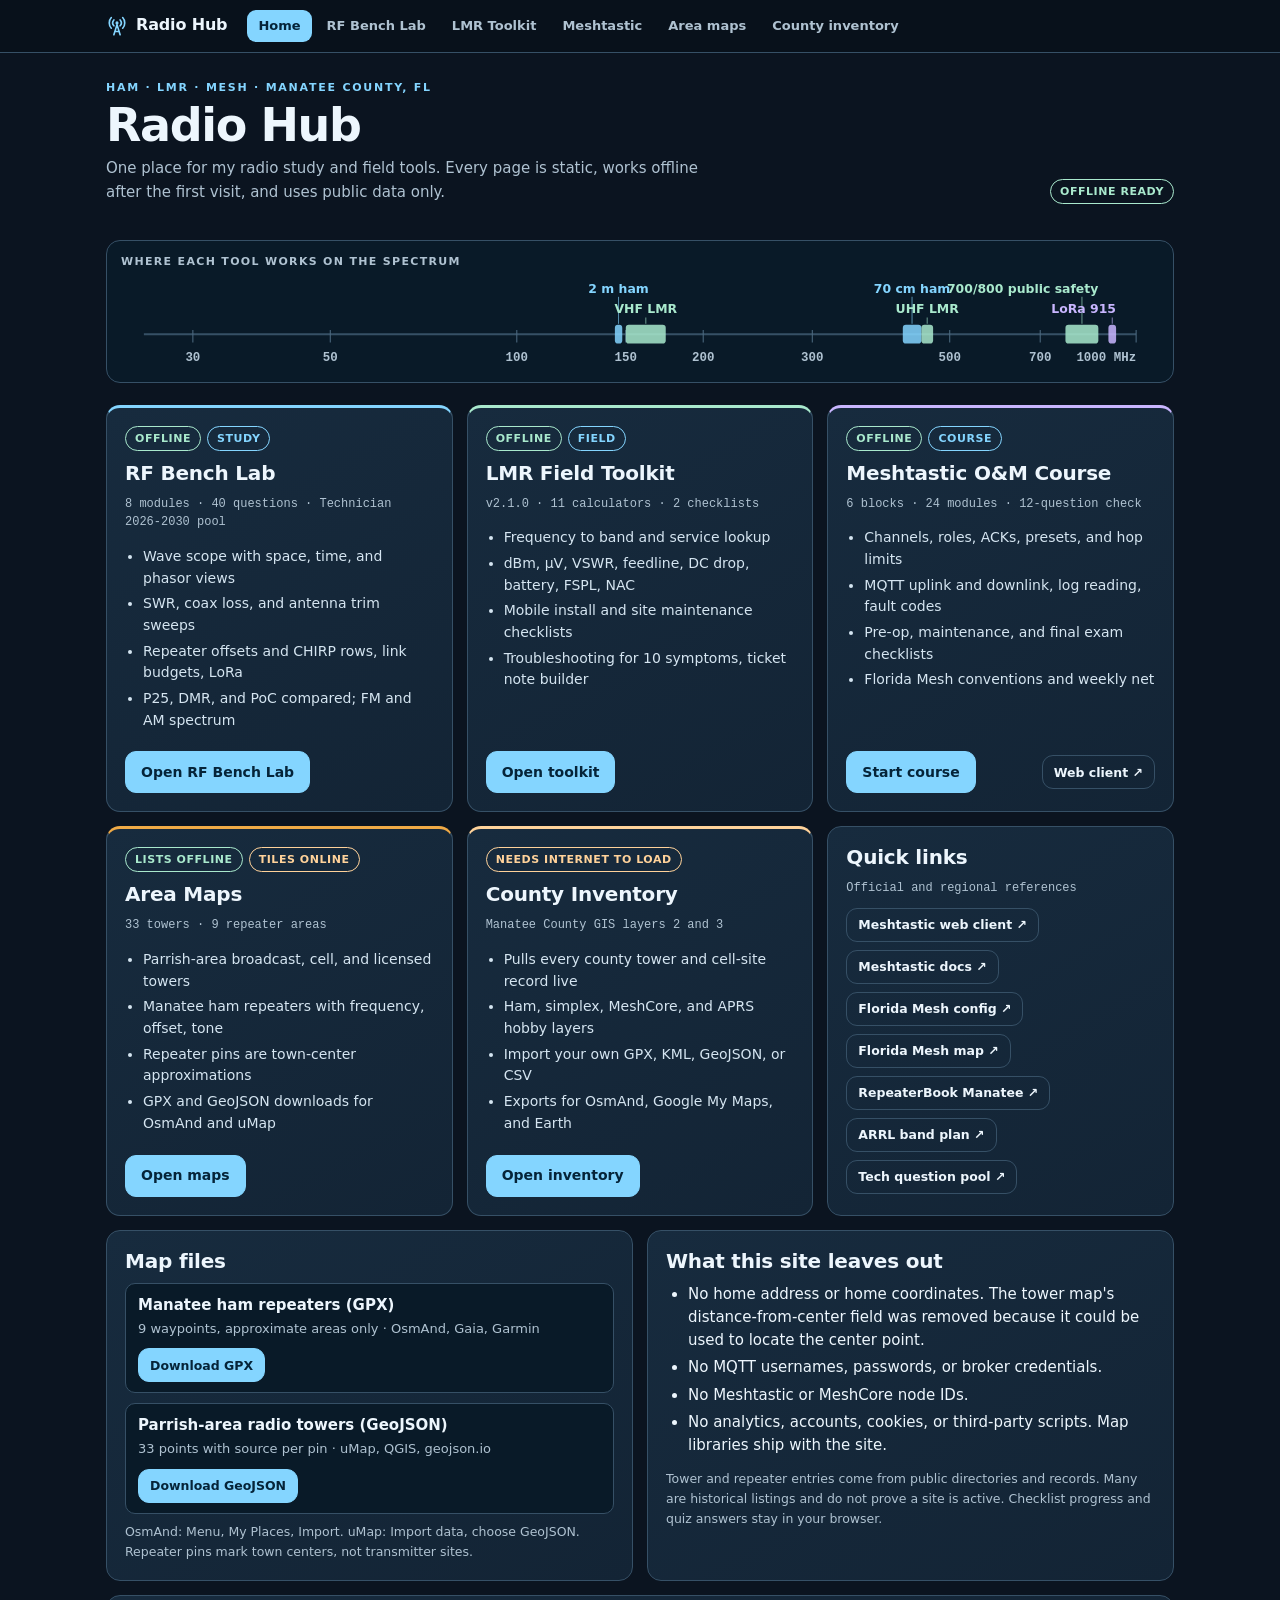
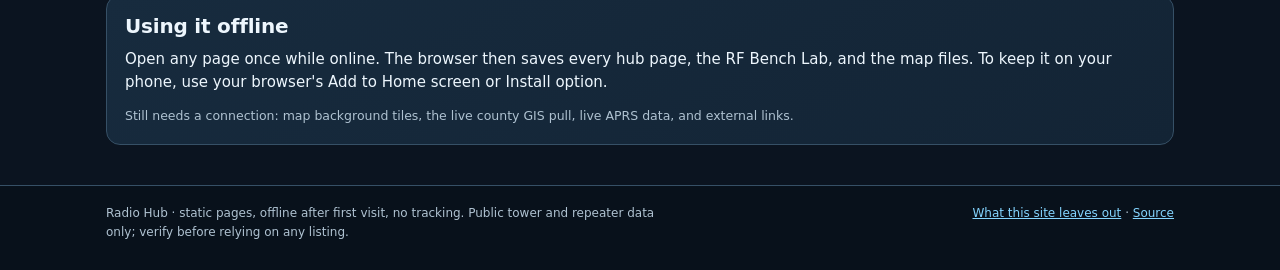
<file: hub/index.html>
<!doctype html>
<html lang="en">
<head>
<meta charset="utf-8">
<meta name="viewport" content="width=device-width, initial-scale=1, viewport-fit=cover">
<meta name="theme-color" content="#08111b">
<meta name="description" content="Radio Hub: offline-capable ham, LMR, and Meshtastic field tools and Manatee County, Florida radio maps.">
<title>Radio Hub</title>
<link rel="stylesheet" href="assets/hub-base.css">
<link rel="stylesheet" href="assets/hub.css">
<link rel="manifest" href="manifest.webmanifest">
<link rel="icon" href="icons/icon-192.png" type="image/png" sizes="192x192">
<link rel="apple-touch-icon" href="icons/icon-180.png">
<style>
.hero{display:grid;grid-template-columns:minmax(0,1fr);gap:18px;margin-bottom:22px}
.band{min-width:0}
.band{border:1px solid var(--h-line);border-radius:14px;background:var(--h-sunk);padding:12px 14px 8px}
.band .label{margin:0 0 4px;font-size:11px;font-weight:800;letter-spacing:.12em;text-transform:uppercase;color:var(--h-muted)}
.bandscroll{overflow-x:auto}
.bandscroll svg{display:block;width:100%;min-width:640px;height:auto}
.bandscroll .t{fill:var(--h-muted);font:600 12px var(--h-mono)}
.bandscroll .s{font:700 12px var(--h-font)}
.tool{display:flex;flex-direction:column;gap:10px}
.tool h2{margin:0}
.tool .meta{font-family:var(--h-mono);font-size:12px;color:var(--h-muted);margin:0}
.tool ul{margin:0;padding-left:18px;font-size:14px;color:#d5e5f1}
.tool .foot{margin-top:auto;padding-top:6px;display:flex;flex-wrap:wrap;gap:8px;align-items:center;justify-content:space-between}
.tool.c-rf{border-top:3px solid var(--h-accent)}
.tool.c-lmr{border-top:3px solid var(--h-mint)}
.tool.c-mesh{border-top:3px solid var(--h-violet)}
.tool.c-map{border-top:3px solid var(--h-amber)}
.tool.c-inv{border-top:3px solid var(--h-warn)}
.quick{display:flex;flex-wrap:wrap;gap:8px}
.files{display:grid;gap:10px}
.file{display:flex;flex-wrap:wrap;gap:8px 16px;align-items:center;justify-content:space-between;background:var(--h-sunk);border:1px solid var(--h-line);border-radius:10px;padding:10px 12px}
.file b{display:block}
.file span{font-size:13px;color:var(--h-muted)}
.two{display:grid;grid-template-columns:repeat(auto-fit,minmax(min(100%,420px),1fr));gap:14px;margin-top:14px}
</style>
</head>
<body>
<div class="hubbar"><div class="hubbar-in"><a class="hub-brand" href="index.html"><svg viewBox="0 0 24 24" aria-hidden="true" fill="none" stroke="currentColor" stroke-width="1.8" stroke-linecap="round" stroke-linejoin="round"><path d="M12 10.5 8.6 21.5M12 10.5l3.4 11M9.6 18h4.8"/><circle cx="12" cy="8.6" r="1.7" fill="currentColor" stroke="none"/><path d="M8.6 5.4a4.8 4.8 0 0 0 0 6.4M15.4 5.4a4.8 4.8 0 0 1 0 6.4M5.8 2.8a8.6 8.6 0 0 0 0 11.6M18.2 2.8a8.6 8.6 0 0 1 0 11.6"/></svg><span>Radio Hub</span></a><nav class="hubnav" aria-label="Radio Hub sections"><a href="index.html" aria-current="page">Home</a><a href="../index.html">RF Bench Lab</a><a href="lmr-toolkit.html">LMR Toolkit</a><a href="meshtastic.html">Meshtastic</a><a href="maps.html">Area maps</a><a href="inventory.html">County inventory</a></nav></div></div>
<main class="wrap">
  <section class="hero">
    <div class="pagehead">
      <div>
        <p class="eyebrow">Ham · LMR · Mesh · Manatee County, FL</p>
        <h1>Radio Hub</h1>
        <p class="lede">One place for my radio study and field tools. Every page is static, works offline after the first visit, and uses public data only.</p>
      </div>
      <span class="pill off">Offline ready</span>
    </div>
    <div class="band">
      <p class="label">Where each tool works on the spectrum</p>
      <div class="bandscroll"><svg viewBox="0 0 1000 96" role="img" aria-label="Log-scale spectrum from 25 MHz to 1 GHz marking 2 m, VHF LMR, 70 cm, UHF LMR, 700/800 MHz public safety, and the 902 to 928 MHz LoRa band"><line x1="22" y1="58" x2="978" y2="58" stroke="#365066" stroke-width="2"/><line x1="69.2" y1="54" x2="69.2" y2="66" stroke="#4d6a80" stroke-width="1"/><text class="t" x="69.2" y="84" text-anchor="middle">30</text><line x1="201.6" y1="54" x2="201.6" y2="66" stroke="#4d6a80" stroke-width="1"/><text class="t" x="201.6" y="84" text-anchor="middle">50</text><line x1="381.3" y1="54" x2="381.3" y2="66" stroke="#4d6a80" stroke-width="1"/><text class="t" x="381.3" y="84" text-anchor="middle">100</text><line x1="486.3" y1="54" x2="486.3" y2="66" stroke="#4d6a80" stroke-width="1"/><text class="t" x="486.3" y="84" text-anchor="middle">150</text><line x1="560.9" y1="54" x2="560.9" y2="66" stroke="#4d6a80" stroke-width="1"/><text class="t" x="560.9" y="84" text-anchor="middle">200</text><line x1="666.0" y1="54" x2="666.0" y2="66" stroke="#4d6a80" stroke-width="1"/><text class="t" x="666.0" y="84" text-anchor="middle">300</text><line x1="798.4" y1="54" x2="798.4" y2="66" stroke="#4d6a80" stroke-width="1"/><text class="t" x="798.4" y="84" text-anchor="middle">500</text><line x1="885.6" y1="54" x2="885.6" y2="66" stroke="#4d6a80" stroke-width="1"/><text class="t" x="885.6" y="84" text-anchor="middle">700</text><line x1="978.0" y1="54" x2="978.0" y2="66" stroke="#4d6a80" stroke-width="1"/><text class="t" x="978.0" y="84" text-anchor="end">1000 MHz</text><rect x="475.8" y="49" width="7.1" height="18" rx="3" fill="#84d5ff" fill-opacity=".85"/><line x1="479.3" y1="22" x2="479.3" y2="48" stroke="#84d5ff" stroke-width="1" stroke-opacity=".6"/><text class="s" x="479.3" y="18" text-anchor="middle" fill="#84d5ff">2 m ham</text><rect x="486.3" y="49" width="38.5" height="18" rx="3" fill="#a9e9cd" fill-opacity=".85"/><line x1="505.6" y1="42" x2="505.6" y2="48" stroke="#a9e9cd" stroke-width="1" stroke-opacity=".6"/><text class="s" x="505.6" y="38" text-anchor="middle" fill="#a9e9cd">VHF LMR</text><rect x="753.2" y="49" width="17.9" height="18" rx="3" fill="#84d5ff" fill-opacity=".85"/><line x1="762.1" y1="22" x2="762.1" y2="48" stroke="#84d5ff" stroke-width="1" stroke-opacity=".6"/><text class="s" x="762.1" y="18" text-anchor="middle" fill="#84d5ff">70 cm ham</text><rect x="771.1" y="49" width="11.3" height="18" rx="3" fill="#a9e9cd" fill-opacity=".85"/><line x1="776.7" y1="42" x2="776.7" y2="48" stroke="#a9e9cd" stroke-width="1" stroke-opacity=".6"/><text class="s" x="776.7" y="38" text-anchor="middle" fill="#a9e9cd">UHF LMR</text><rect x="909.9" y="49" width="31.7" height="18" rx="3" fill="#a9e9cd" fill-opacity=".85"/><line x1="925.8" y1="22" x2="925.8" y2="48" stroke="#a9e9cd" stroke-width="1" stroke-opacity=".6"/><text class="s" x="941.6" y="18" text-anchor="end" fill="#a9e9cd">700/800 public safety</text><rect x="951.3" y="49" width="7.4" height="18" rx="3" fill="#c9b6ff" fill-opacity=".85"/><line x1="955.0" y1="42" x2="955.0" y2="48" stroke="#c9b6ff" stroke-width="1" stroke-opacity=".6"/><text class="s" x="958.6" y="38" text-anchor="end" fill="#c9b6ff">LoRa 915</text></svg></div>
    </div>
  </section>

  <section class="grid" aria-label="Tools">
    <article class="card tool c-rf">
      <div class="pills"><span class="pill off">Offline</span><span class="pill ext">Study</span></div>
      <h2>RF Bench Lab</h2>
      <p class="meta">8 modules · 40 questions · Technician 2026-2030 pool</p>
      <ul>
        <li>Wave scope with space, time, and phasor views</li>
        <li>SWR, coax loss, and antenna trim sweeps</li>
        <li>Repeater offsets and CHIRP rows, link budgets, LoRa</li>
        <li>P25, DMR, and PoC compared; FM and AM spectrum</li>
      </ul>
      <div class="foot"><a class="btn" href="../index.html">Open RF Bench Lab</a></div>
    </article>

    <article class="card tool c-lmr">
      <div class="pills"><span class="pill off">Offline</span><span class="pill ext">Field</span></div>
      <h2>LMR Field Toolkit</h2>
      <p class="meta">v2.1.0 · 11 calculators · 2 checklists</p>
      <ul>
        <li>Frequency to band and service lookup</li>
        <li>dBm, µV, VSWR, feedline, DC drop, battery, FSPL, NAC</li>
        <li>Mobile install and site maintenance checklists</li>
        <li>Troubleshooting for 10 symptoms, ticket note builder</li>
      </ul>
      <div class="foot"><a class="btn" href="lmr-toolkit.html">Open toolkit</a></div>
    </article>

    <article class="card tool c-mesh">
      <div class="pills"><span class="pill off">Offline</span><span class="pill ext">Course</span></div>
      <h2>Meshtastic O&amp;M Course</h2>
      <p class="meta">6 blocks · 24 modules · 12-question check</p>
      <ul>
        <li>Channels, roles, ACKs, presets, and hop limits</li>
        <li>MQTT uplink and downlink, log reading, fault codes</li>
        <li>Pre-op, maintenance, and final exam checklists</li>
        <li>Florida Mesh conventions and weekly net</li>
      </ul>
      <div class="foot"><a class="btn" href="meshtastic.html">Start course</a><a class="btn ghost small" href="https://client.meshtastic.org" target="_blank" rel="noopener">Web client ↗</a></div>
    </article>

    <article class="card tool c-map">
      <div class="pills"><span class="pill off">Lists offline</span><span class="pill net">Tiles online</span></div>
      <h2>Area Maps</h2>
      <p class="meta">33 towers · 9 repeater areas</p>
      <ul>
        <li>Parrish-area broadcast, cell, and licensed towers</li>
        <li>Manatee ham repeaters with frequency, offset, tone</li>
        <li>Repeater pins are town-center approximations</li>
        <li>GPX and GeoJSON downloads for OsmAnd and uMap</li>
      </ul>
      <div class="foot"><a class="btn" href="maps.html">Open maps</a></div>
    </article>

    <article class="card tool c-inv">
      <div class="pills"><span class="pill net">Needs internet to load</span></div>
      <h2>County Inventory</h2>
      <p class="meta">Manatee County GIS layers 2 and 3</p>
      <ul>
        <li>Pulls every county tower and cell-site record live</li>
        <li>Ham, simplex, MeshCore, and APRS hobby layers</li>
        <li>Import your own GPX, KML, GeoJSON, or CSV</li>
        <li>Exports for OsmAnd, Google My Maps, and Earth</li>
      </ul>
      <div class="foot"><a class="btn" href="inventory.html">Open inventory</a></div>
    </article>

    <article class="card tool">
      <h2>Quick links</h2>
      <p class="meta">Official and regional references</p>
      <div class="quick">
        <a class="btn ghost small" href="https://client.meshtastic.org" target="_blank" rel="noopener">Meshtastic web client ↗</a>
        <a class="btn ghost small" href="https://meshtastic.org/docs" target="_blank" rel="noopener">Meshtastic docs ↗</a>
        <a class="btn ghost small" href="https://areyoumeshingwith.us/docs/meshtastic/configuration/" target="_blank" rel="noopener">Florida Mesh config ↗</a>
        <a class="btn ghost small" href="https://map.areyoumeshingwith.us/" target="_blank" rel="noopener">Florida Mesh map ↗</a>
        <a class="btn ghost small" href="https://www.repeaterbook.com/repeaters/location_search.php?loc=Manatee&amp;state_id=12&amp;type=county" target="_blank" rel="noopener">RepeaterBook Manatee ↗</a>
        <a class="btn ghost small" href="https://www.arrl.org/band-plan" target="_blank" rel="noopener">ARRL band plan ↗</a>
        <a class="btn ghost small" href="https://ncvec.org/index.php/2026-2030-technician-question-pool" target="_blank" rel="noopener">Tech question pool ↗</a>
      </div>
    </article>
  </section>

  <div class="two">
    <section class="card" id="downloads">
      <h2>Map files</h2>
      <div class="files">
        <div class="file"><div><b>Manatee ham repeaters (GPX)</b><span>9 waypoints, approximate areas only · OsmAnd, Gaia, Garmin</span></div><a class="btn small" href="data/Manatee_Amateur_Repeaters_Area_Only_OsmAnd.gpx" download>Download GPX</a></div>
        <div class="file"><div><b>Parrish-area radio towers (GeoJSON)</b><span>33 points with source per pin · uMap, QGIS, geojson.io</span></div><a class="btn small" href="data/Parrish_Radio_Towers_OSM_uMap.geojson" download>Download GeoJSON</a></div>
      </div>
      <p class="fine">OsmAnd: Menu, My Places, Import. uMap: Import data, choose GeoJSON. Repeater pins mark town centers, not transmitter sites.</p>
    </section>

    <section class="card" id="privacy">
      <h2>What this site leaves out</h2>
      <ul>
        <li>No home address or home coordinates. The tower map's distance-from-center field was removed because it could be used to locate the center point.</li>
        <li>No MQTT usernames, passwords, or broker credentials.</li>
        <li>No Meshtastic or MeshCore node IDs.</li>
        <li>No analytics, accounts, cookies, or third-party scripts. Map libraries ship with the site.</li>
      </ul>
      <p class="fine">Tower and repeater entries come from public directories and records. Many are historical listings and do not prove a site is active. Checklist progress and quiz answers stay in your browser.</p>
    </section>
  </div>

  <section class="card" id="offline" style="margin-top:14px">
    <h2>Using it offline</h2>
    <p>Open any page once while online. The browser then saves every hub page, the RF Bench Lab, and the map files. To keep it on your phone, use your browser's Add to Home screen or Install option.</p>
    <p class="fine">Still needs a connection: map background tiles, the live county GIS pull, live APRS data, and external links.</p>
  </section>
</main>
<div class="hubfoot" role="contentinfo"><div class="hubfoot-in"><p>Radio Hub · static pages, offline after first visit, no tracking. Public tower and repeater data only; verify before relying on any listing.</p><p><a href="index.html#privacy">What this site leaves out</a> · <a href="https://github.com/tanks3c/rf-bench-lab/tree/main/hub" target="_blank" rel="noopener">Source</a></p></div></div>
<script src="assets/hub.js" defer></script>
</body>
</html>
</file>
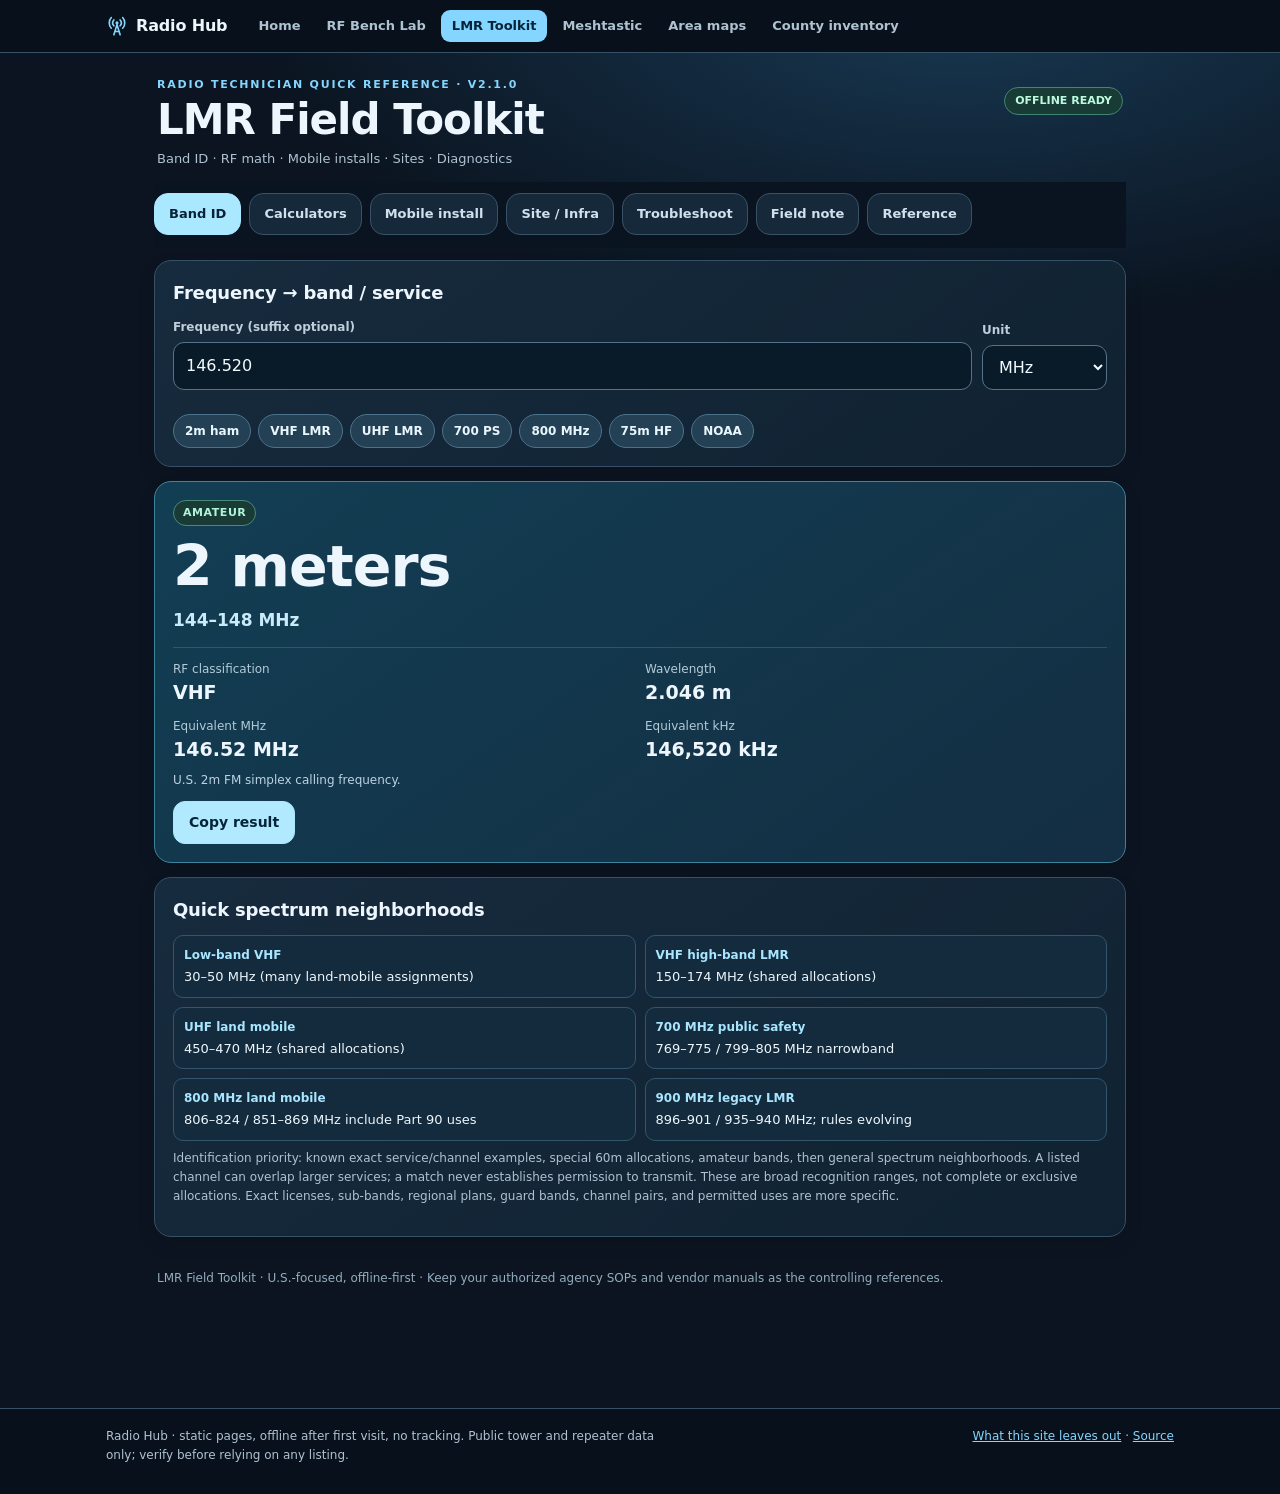
<file: hub/lmr-toolkit.html>
<!doctype html>
<html lang="en">
<head>
<meta charset="utf-8">
<meta name="viewport" content="width=device-width, initial-scale=1, viewport-fit=cover">
<meta name="theme-color" content="#0b1420">
<meta http-equiv="Content-Security-Policy" content="default-src 'none'; base-uri 'none'; object-src 'none'; form-action 'none'; script-src 'sha256-UmAsbAjlliOAN1cBD4QEOlMUOFg4wCq/Ov/oAfFtZGg=' 'sha256-xsLBgJN/TIx6O4i2F9/HLy7uw9rPoRi8VQbMH23VnNg='; style-src 'sha256-iB0T8M2jVIAFUyHIqBa8Wn9jqDVgOGrZon9tsr4Vfsg='; style-src-attr 'none'; img-src 'self' data:; manifest-src 'self'; connect-src 'self'; worker-src 'self'">
<meta name="description" content="Offline U.S. land mobile radio field toolkit: frequency band lookup, RF calculators, mobile installation and site checklists, troubleshooting, and ticket notes.">
<title>LMR Field Toolkit · Radio Hub</title>
<link rel="manifest" href="./manifest.webmanifest">
<link rel="icon" href="./icons/icon-192.png" type="image/png" sizes="192x192">
<link rel="apple-touch-icon" href="./icons/icon-180.png">
<meta name="mobile-web-app-capable" content="yes">
<meta name="apple-mobile-web-app-capable" content="yes">
<meta name="apple-mobile-web-app-status-bar-style" content="black-translucent">
<style>
:root{
  --h-bg:#0b1420; --h-bar:#08111b; --h-panel:#132435; --h-panel2:#172b3e; --h-sunk:#091a28;
  --h-fg:#edf6fd; --h-muted:#afc2d1; --h-line:#365066; --h-accent:#84d5ff; --h-accent-ink:#052439;
  --h-mint:#a9e9cd; --h-warn:#ffd29a; --h-amber:#f0aa46; --h-red:#ffb2b2; --h-violet:#c9b6ff;
  --h-font:system-ui,-apple-system,"Segoe UI",Roboto,"Helvetica Neue",Arial,sans-serif;
  --h-mono:ui-monospace,SFMono-Regular,Menlo,Consolas,"Liberation Mono",monospace;
  color-scheme:dark;
}
.hubbar{background:var(--h-bar);border-bottom:1px solid var(--h-line);font-family:var(--h-font)}
.hubbar-in{max-width:1100px;margin:0 auto;padding-block:10px;padding-left:max(16px,env(safe-area-inset-left,0px));padding-right:max(16px,env(safe-area-inset-right,0px));display:flex;flex-wrap:wrap;align-items:center;gap:8px 20px}
.hub-brand{display:inline-flex;align-items:center;gap:8px;color:var(--h-fg);text-decoration:none;font-weight:800;font-size:16px;letter-spacing:-.01em;white-space:nowrap}
.hub-brand svg{width:22px;height:22px;color:var(--h-accent);flex:0 0 auto}
.hub-brand small{font-weight:600;color:var(--h-muted);font-size:11px;letter-spacing:.12em;text-transform:uppercase}
.hubnav{display:flex;gap:4px;overflow-x:auto;flex:1 1 auto;min-width:0;scrollbar-width:none;-webkit-overflow-scrolling:touch}
.hubnav::-webkit-scrollbar{display:none}
.hubnav a{flex:0 0 auto;color:var(--h-muted);text-decoration:none;font:650 13px/1.2 var(--h-font);padding:8px 11px;border-radius:9px;white-space:nowrap}
.hubnav a:hover{color:var(--h-fg);background:var(--h-panel)}
.hubnav a[aria-current="page"]{color:var(--h-accent-ink);background:var(--h-accent)}
.hubnav a .ext{opacity:.7;margin-left:3px}
.hubnav a:focus-visible,.hub-brand:focus-visible,.hubfoot a:focus-visible{outline:2px solid var(--h-accent);outline-offset:2px}
@media (max-width:760px){.hubnav{flex-basis:100%;margin-inline:-4px}}
.hubfoot{border-top:1px solid var(--h-line);color:var(--h-muted);font:12px/1.6 var(--h-font);margin-top:28px;background:var(--h-bar)}
.hubfoot-in{max-width:1100px;margin:0 auto;padding-block:18px 28px;padding-left:max(16px,env(safe-area-inset-left,0px));padding-right:max(16px,env(safe-area-inset-right,0px));display:flex;flex-wrap:wrap;gap:6px 22px;justify-content:space-between}
.hubfoot p{margin:0;max-width:72ch}
.hubfoot a{color:var(--h-accent)}
@media print{.hubbar,.hubfoot{display:none !important}}
:root{color-scheme:dark;--bg:#0b1420;--panel:#132435;--panelhi:#1b3348;--fg:#edf6fd;--muted:#afc2d1;--line:#365066;--accent:#84d5ff;--mint:#a9e9cd;--warn:#ffd29a;--red:#ffb2b2}
*{box-sizing:border-box}
html{scroll-behavior:smooth}
body{margin:0;background:radial-gradient(ellipse 80% 460px at 75% 0%,#183953 0%,transparent 70%),var(--bg);color:var(--fg);font:15px/1.5 system-ui,-apple-system,"Segoe UI",sans-serif}
button,input,select,textarea{font:inherit}
button{cursor:pointer;touch-action:manipulation}
a{color:var(--accent)}
main{max-width:1000px;margin:auto;padding:20px 14px 75px}
header{display:flex;justify-content:space-between;align-items:flex-start;gap:14px;padding:4px 3px 14px}
.eyebrow{font-size:11px;font-weight:800;letter-spacing:.16em;text-transform:uppercase;color:var(--accent)}
h1{font-size:clamp(28px,5.5vw,42px);line-height:1.06;letter-spacing:-1px;margin:5px 0}
.subtitle{color:var(--muted);margin:6px 0 0;font-size:13px}
.offline{border:1px solid #418575;color:#bcf9df;background:#193b36;border-radius:28px;padding:5px 10px;white-space:nowrap;font-size:11px;font-weight:800;margin-top:10px}
.tabs{display:flex;gap:8px;overflow-x:auto;position:sticky;top:0;z-index:10;background:#0b1420f7;padding:11px 0 13px;margin-bottom:12px;scrollbar-width:thin}
.tab{flex-shrink:0;padding:10px 14px;border-radius:14px;background:#16293a;border:1px solid #395167;color:#cfe1ed;font-weight:750;font-size:13px}
.tab[aria-selected="true"]{background:#a9e8ff;color:#092238;border-color:#a9e8ff}
.tab:focus-visible,button:focus-visible{outline:3px solid #b5ebff;outline-offset:2px}
.page[hidden]{display:none!important}
.card{border:1px solid var(--line);border-radius:17px;background:linear-gradient(145deg,#172b3e,#102231);padding:18px;margin-bottom:14px;box-shadow:0 8px 20px #00000015}
.card h2{font-size:18px;margin:0 0 12px;letter-spacing:-.2px}
.card h3{font-size:15px;margin:12px 0 8px}
p{margin:8px 0 12px}
.lead{color:#bdd4e4;font-size:14px;margin-bottom:17px}
label{font-weight:700;color:#bdcfdb;font-size:12px;display:block;margin-bottom:6px}
input:not([type=checkbox]),select,textarea{display:block;width:100%;min-width:0;background:#091a28;color:#f2fbff;border:1px solid #54738b;border-radius:11px;padding:11px 12px;min-height:45px;font-size:16px;outline:0}
textarea{resize:vertical;min-height:78px}
input:focus,select:focus,textarea:focus{border-color:#8ddbff;box-shadow:0 0 0 3px #8ddbff30}
input[type=checkbox]{width:19px;height:19px;accent-color:#85d0ff;flex:0 0 auto;margin:2px 0 0}
.cols{display:grid;grid-template-columns:repeat(2,minmax(0,1fr));gap:12px}
.cols3{display:grid;grid-template-columns:repeat(3,minmax(0,1fr));gap:12px}
.row{display:flex;gap:10px;align-items:flex-end}
.row>*{min-width:0}
.grow{flex:1}
.field{margin-bottom:12px}
.row .field{flex:1}
.row .unit-field{max-width:125px}
.chips{display:flex;flex-wrap:wrap;gap:7px;margin-top:12px}
.chips button,.smallbtn{padding:7px 11px;border-radius:20px;border:1px solid #4b728a;background:#244055;color:#e8f7fd;font-size:12px;font-weight:740}
.chips button:hover,.smallbtn:hover{background:#315870}
.result{border-color:#3c859c;background:linear-gradient(145deg,#123e54,#142e42)}
.pill{display:inline-block;font-size:11px;font-weight:800;text-transform:uppercase;letter-spacing:.05em;color:#b1f5d8;border:1px solid #478b78;background:#193a35;border-radius:30px;padding:4px 9px}
.pill.alt{color:#ffe1a6;border-color:#876b49;background:#423224}
.large{font-size:clamp(33px,7vw,57px);font-weight:850;letter-spacing:-1px;line-height:1.08;margin:10px 0}
.result-range{font-size:17px;font-weight:650;color:#c9eaf8;margin:0 0 14px}
.metric-grid{display:grid;grid-template-columns:repeat(2,minmax(0,1fr));gap:10px;border-top:1px solid #689ab14d;padding-top:12px}
.metric .key{font-size:12px;color:#b3cbd7}
.metric .value{font-size:19px;font-weight:800;overflow-wrap:anywhere}
.fine{color:var(--muted);font-size:12px;line-height:1.6}
.alert{background:#413423;border:1px solid #897148;border-radius:12px;padding:11px 13px;color:#ffdfad;font-size:13px;margin:12px 0}
.good{color:var(--mint)}
.warning-text{color:var(--warn)}
.output{background:#0b2130;border:1px solid #496981;border-radius:11px;padding:12px 13px;margin-top:10px;min-height:68px;font-size:14px}
.output strong{font-size:19px;color:#c7f7f4;font-weight:820}
button.primary{border:1px solid #a9e8ff;background:#b1eaff;color:#052439;padding:10px 15px;font-weight:800;border-radius:12px;font-size:14px}
button.ghost{border:1px solid #55728b;background:#1e384d;color:var(--fg);padding:10px 15px;font-weight:750;border-radius:12px;font-size:14px}
.actions{display:flex;flex-wrap:wrap;gap:8px;align-items:center;margin-top:12px}
details{border-top:1px solid #355269;padding:11px 0}
details:first-child{border-top:0}
summary{font-weight:770;color:#e1f0fc;cursor:pointer;font-size:14px}
details p,details ul{font-size:13px;color:#c3d7e5}
table{width:100%;border-collapse:collapse;margin-top:9px;line-height:1.38}
th,td{text-align:left;padding:9px 7px;border-bottom:1px solid #314d61;font-size:12px;vertical-align:top}
th{font-size:12px;color:#b5cedd}
tr:last-child td{border-bottom:0}
ul,ol{padding-left:22px;margin:8px 0 12px}
li{margin:6px 0}
.mini{font-size:12px;color:#bed2e2}
.checklist{display:grid;gap:1px}
.checkrow{display:flex;align-items:start;gap:12px;border-bottom:1px solid #2c475b;padding:11px 2px;font-size:13px;color:#d9eafa}
.checkrow:last-child{border-bottom:0}
.checkrow label{font-size:13px;margin:0;color:#d9eafa;font-weight:520;flex:1;cursor:pointer}
.progress{height:7px;background:#334c61;border-radius:20px;overflow:hidden;margin-top:11px}
.progress div{height:100%;width:0;background:#8fe3d0;transition:width .2s}
.progresslabel{font-size:12px;color:#b7cdde}
.toolhint{font-size:12px;color:#abc8d9;margin-top:9px}
.quickgrid{display:grid;grid-template-columns:repeat(2,minmax(0,1fr));gap:9px}
.quickitem{border:1px solid #34566c;background:#132b3c;border-radius:10px;padding:10px;font-size:13px}
.quickitem b{display:block;color:#a9e5ff;font-size:12px;margin-bottom:3px}
.separator{height:1px;background:#38566b;margin:18px 0}
.kbd{padding:1px 5px;border:1px solid #60778b;border-radius:4px;font-size:12px;color:#f1f9fe}
footer{color:#93adbe;font-size:12px;padding:18px 3px}
@media(max-width:600px){.cols3{grid-template-columns:1fr 1fr}.card{padding:15px}.row{gap:7px}.large{font-size:37px}.metric .value{font-size:16px}.tab{font-size:12px;padding:9px 11px}}
@media(max-width:390px){.cols3{grid-template-columns:1fr}.card{padding:13px}.tabs{margin-left:-4px;margin-right:-4px}}
@media print{body{background:white!important;color:#111!important}.tabs,.actions,.chips,.offline{display:none!important}.page[hidden]{display:block!important}.card{background:#fff!important;border:1px solid #aaa;box-shadow:none;break-inside:avoid;color:#111}.result,.output{background:white!important}.fine,label,p,li,th,td,summary{color:#333!important}h1,h2,h3{color:#111!important}}
.install-panel{display:flex;align-items:center;justify-content:space-between;gap:10px;flex-wrap:wrap;border:1px solid #3f7189;background:#152f42;padding:11px 14px;border-radius:14px;margin-bottom:12px;font-size:13px}
.install-panel[hidden]{display:none!important}
.install-panel strong{display:block;color:#e4f8ff}
.install-panel span{color:#b6d4e6}
.install-panel button{background:#c1edff;color:#082133;border:0;border-radius:10px;font-weight:850;padding:10px 14px}
@media print{.install-panel{display:none!important}}
</style>
</head>
<body>
<div class="hubbar"><div class="hubbar-in"><a class="hub-brand" href="index.html"><svg viewBox="0 0 24 24" aria-hidden="true" fill="none" stroke="currentColor" stroke-width="1.8" stroke-linecap="round" stroke-linejoin="round"><path d="M12 10.5 8.6 21.5M12 10.5l3.4 11M9.6 18h4.8"/><circle cx="12" cy="8.6" r="1.7" fill="currentColor" stroke="none"/><path d="M8.6 5.4a4.8 4.8 0 0 0 0 6.4M15.4 5.4a4.8 4.8 0 0 1 0 6.4M5.8 2.8a8.6 8.6 0 0 0 0 11.6M18.2 2.8a8.6 8.6 0 0 1 0 11.6"/></svg><span>Radio Hub</span></a><nav class="hubnav" aria-label="Radio Hub sections"><a href="index.html">Home</a><a href="../index.html">RF Bench Lab</a><a href="lmr-toolkit.html" aria-current="page">LMR Toolkit</a><a href="meshtastic.html">Meshtastic</a><a href="maps.html">Area maps</a><a href="inventory.html">County inventory</a></nav></div></div>
<main>
<header><div><div class="eyebrow">Radio technician quick reference · v2.1.0</div><h1>LMR Field Toolkit</h1><p class="subtitle">Band ID · RF math · Mobile installs · Sites · Diagnostics</p></div><span class="offline">OFFLINE READY</span></header>
<div class="install-panel" id="install-panel" hidden>
  <div><strong>Install LMR Toolkit</strong><span>Launch from your home screen; works offline after first load.</span></div>
  <button id="install-app" type="button">Install app</button>
</div>
<nav class="tabs" role="tablist" aria-label="Toolkit areas">
<button class="tab" id="tab-band" data-tab="band" role="tab" aria-selected="true" aria-controls="page-band">Band ID</button>
<button class="tab" id="tab-calc" data-tab="calc" role="tab" aria-selected="false" tabindex="-1" aria-controls="page-calc">Calculators</button>
<button class="tab" id="tab-install" data-tab="install" role="tab" aria-selected="false" tabindex="-1" aria-controls="page-install">Mobile install</button>
<button class="tab" id="tab-site" data-tab="site" role="tab" aria-selected="false" tabindex="-1" aria-controls="page-site">Site / Infra</button>
<button class="tab" id="tab-diag" data-tab="diag" role="tab" aria-selected="false" tabindex="-1" aria-controls="page-diag">Troubleshoot</button>
<button class="tab" id="tab-notes" data-tab="notes" role="tab" aria-selected="false" tabindex="-1" aria-controls="page-notes">Field note</button>
<button class="tab" id="tab-ref" data-tab="ref" role="tab" aria-selected="false" tabindex="-1" aria-controls="page-ref">Reference</button>
</nav>

<section class="page" id="page-band" role="tabpanel" aria-labelledby="tab-band">
 <div class="card"><h2>Frequency → band / service</h2><div class="row"><div class="field grow"><label for="frequency">Frequency (suffix optional)</label><input id="frequency" type="text" inputmode="decimal" value="146.520" spellcheck="false" autocomplete="off" placeholder="146.520 or 3685 kHz"></div><div class="field unit-field"><label for="freq-unit">Unit</label><select id="freq-unit"><option>MHz</option><option>kHz</option><option>GHz</option><option>Hz</option></select></div></div><div class="chips" id="freq-presets"><button data-f="146.520">2m ham</button><button data-f="155.500">VHF LMR</button><button data-f="460.000">UHF LMR</button><button data-f="773.25625">700 PS</button><button data-f="851.0125">800 MHz</button><button data-f="3.685">75m HF</button><button data-f="162.550">NOAA</button></div></div>
 <div class="card result" aria-live="polite"><span id="freq-kind" class="pill">U.S. amateur allocation</span><div id="freq-name" class="large">2 meters</div><p id="freq-range" class="result-range">144–148 MHz</p><div class="metric-grid"><div class="metric"><div class="key">RF classification</div><div class="value" id="freq-rf">VHF</div></div><div class="metric"><div class="key">Wavelength</div><div class="value" id="freq-wave">2.05 m</div></div><div class="metric"><div class="key">Equivalent MHz</div><div class="value" id="freq-mhz">146.520 MHz</div></div><div class="metric"><div class="key">Equivalent kHz</div><div class="value" id="freq-khz">146,520 kHz</div></div></div><p id="freq-note" class="mini">U.S. national 2m FM simplex calling frequency.</p><div class="actions"><button type="button" class="primary" id="freq-copy">Copy result</button></div></div>
 <div class="card"><h2>Quick spectrum neighborhoods</h2><div class="quickgrid"><div class="quickitem"><b>Low-band VHF</b>30–50 MHz (many land-mobile assignments)</div><div class="quickitem"><b>VHF high-band LMR</b>150–174 MHz (shared allocations)</div><div class="quickitem"><b>UHF land mobile</b>450–470 MHz (shared allocations)</div><div class="quickitem"><b>700 MHz public safety</b>769–775 / 799–805 MHz narrowband</div><div class="quickitem"><b>800 MHz land mobile</b>806–824 / 851–869 MHz include Part 90 uses</div><div class="quickitem"><b>900 MHz legacy LMR</b>896–901 / 935–940 MHz; rules evolving</div></div><p class="fine">Identification priority: known exact service/channel examples, special 60m allocations, amateur bands, then general spectrum neighborhoods. A listed channel can overlap larger services; a match never establishes permission to transmit. These are broad recognition ranges, not complete or exclusive allocations. Exact licenses, sub-bands, regional plans, guard bands, channel pairs, and permitted uses are more specific.</p></div>
</section>

<section class="page" id="page-calc" role="tabpanel" aria-labelledby="tab-calc" hidden>
 <div class="card"><h2>Power conversion · Watts ↔ dBm</h2><div class="row"><div class="field grow"><label for="pow-num">Input</label><input id="pow-num" type="number" step="any" value="5"></div><div class="field unit-field"><label for="pow-unit">Unit</label><select id="pow-unit"><option>W</option><option>mW</option><option>dBm</option></select></div></div><div id="pow-out" class="output" aria-live="polite"></div><p class="fine">dBm is an absolute power level referenced to 1 milliwatt; dB is a ratio. A 3 dB increase is approximately double power.</p></div>
 <div class="card"><h2>Receiver signal level · dBm ↔ microvolts</h2><div class="cols"><div class="field"><label for="rx-value">Input level</label><input id="rx-value" type="number" value="-120" step="any"></div><div class="field"><label for="rx-unit">Unit</label><select id="rx-unit"><option>dBm</option><option>µV RMS</option></select></div><div class="field"><label for="rx-imp">System impedance</label><select id="rx-imp"><option value="50">50 Ω</option><option value="75">75 Ω</option></select></div></div><div id="rx-out" class="output" aria-live="polite"></div><p class="fine">Voltage represents an RMS sine-wave level across a matched impedance. Test equipment generator EMF/open-circuit voltage and loaded-terminal readings may differ by 6 dB. Do not confuse these with over-the-air field strength.</p></div>
 <div class="card"><h2>VSWR / reflected power</h2><div class="cols"><div class="field"><label for="vs-fwd">Forward power (W)</label><input id="vs-fwd" type="number" min="0" step="any" value="50"></div><div class="field"><label for="vs-swr">Measured VSWR</label><input id="vs-swr" type="number" min="1" step="any" value="1.5"></div></div><div id="vs-out" class="output" aria-live="polite"></div><p class="fine">Ideal single-port math; does not locate the fault or account for measurement location, feedline attenuation, or instrument uncertainty. Transmit only into a verified rated load/system under approved procedures.</p></div>
 <div class="card"><h2>Feedline loss and radiated power</h2><div class="cols"><div class="field"><label for="feed-p">Transmitter power (W)</label><input id="feed-p" type="number" value="50" min="0" step="any"></div><div class="field"><label for="feed-l100">Cable attenuation (dB / 100 ft)</label><input id="feed-l100" type="number" value="2.7" min="0" step="any"></div><div class="field"><label for="feed-ft">Cable length (ft)</label><input id="feed-ft" type="number" value="50" min="0" step="any"></div><div class="field"><label for="feed-extra">Other line losses (dB)</label><input id="feed-extra" type="number" value="0.5" min="0" step="any"></div><div class="field"><label for="feed-gain">Antenna gain (dBi)</label><input id="feed-gain" type="number" value="3" step="any"></div></div><div id="feed-out" class="output" aria-live="polite"></div><p class="fine">Use the actual cable datasheet loss at the operating frequency. ERP is referenced to a half-wave dipole; EIRP is referenced to isotropic. This estimate excludes mismatch and additional system losses unless entered.</p></div>
 <div class="card"><h2>Antenna length / electrical wavelength</h2><div class="cols"><div class="field"><label for="ant-mhz">Frequency (MHz)</label><input id="ant-mhz" type="number" value="155" min="0" step="any"></div><div class="field"><label for="ant-factor">Physical shortening factor</label><input id="ant-factor" type="number" value="0.95" min="0.01" max="1" step=".01"></div><div class="field"><label for="ant-vf">Coax velocity factor</label><input id="ant-vf" type="number" value="0.66" min="0.01" max="1" step=".01"></div></div><div id="ant-out" class="output" aria-live="polite"></div><p class="fine">Approximate starting lengths only. Final antenna dimensions depend on design, diameter, mounting, ground plane, and matching; tune/test with appropriate equipment. Coax electrical quarter-wave is not a whip antenna length.</p></div>
 <div class="card"><h2>12 V / 24 V DC voltage drop</h2><div class="cols"><div class="field"><label for="dc-v">Supply voltage (V)</label><input id="dc-v" type="number" value="13.8" min="0" step="any"></div><div class="field"><label for="dc-a">Current draw (A)</label><input id="dc-a" type="number" value="10" min="0" step="any"></div><div class="field"><label for="dc-ft">One-way cable length (ft)</label><input id="dc-ft" type="number" value="15" min="0" step="any"></div><div class="field"><label for="dc-awg">Copper wire gauge</label><select id="dc-awg"><option value="4">4 AWG</option><option value="6">6 AWG</option><option value="8">8 AWG</option><option value="10">10 AWG</option><option value="12" selected>12 AWG</option><option value="14">14 AWG</option><option value="16">16 AWG</option><option value="18">18 AWG</option></select></div></div><div id="dc-out" class="output" aria-live="polite"></div><p class="fine">Uses nominal solid-copper AWG resistance at 20 °C for full-length positive and return conductors. Stranded copper may run about 2–3% higher due to lay length; at 75 °C copper resistance is about 22% higher than at 20 °C (α ≈ 0.00393/°C). Check the actual cable datasheet, insulation, terminations, chassis return, and OEM limits. Voltage-drop math does NOT determine conductor ampacity or fuse size; use NEC Article 310, application requirements, and qualified installation procedures.</p></div>
 <div class="card"><h2>Battery / UPS runtime (rough)</h2><div class="cols"><div class="field"><label for="bat-ah">Battery capacity (Ah)</label><input id="bat-ah" type="number" value="100" min="0" step="any"></div><div class="field"><label for="bat-util">Usable capacity (%)</label><input id="bat-util" type="number" value="50" min="1" max="100" step="any"></div><div class="field"><label for="bat-idle">Receive/idle draw (A)</label><input id="bat-idle" type="number" value="2" min="0" step="any"></div><div class="field"><label for="bat-tx">Transmit draw (A)</label><input id="bat-tx" type="number" value="12" min="0" step="any"></div><div class="field"><label for="bat-duty">Transmit duty cycle (%)</label><input id="bat-duty" type="number" value="10" min="0" max="100" step="any"></div></div><div id="bat-out" class="output" aria-live="polite"></div><p class="fine">Simple amp-hour estimate. Inverter efficiency, discharge curve, chemistry, age, temperature, generator/charger behavior, and minimum cutoff voltage may materially change actual runtime.</p></div>
 <div class="card"><h2>IPv4 subnet / backhaul calculator</h2><div class="row"><div class="field grow"><label for="ip-address">IPv4 address</label><input id="ip-address" type="text" value="192.168.10.25" spellcheck="false" placeholder="192.168.10.25"></div><div class="field unit-field"><label for="ip-prefix">CIDR prefix</label><input id="ip-prefix" type="number" min="0" max="32" step="1" value="24"></div></div><div id="ip-out" class="output" aria-live="polite"></div><p class="fine">Quick network math for radio-site switches and backhaul planning. The /31 and /32 cases are shown without assuming conventional host/broadcast use. This offline tool does not ping, scan, or connect to any network.</p></div>
 <div class="card"><h2>Repeater pair / offset</h2><div class="cols"><div class="field"><label for="rpt-out">Repeater output · subscriber RX (MHz)</label><input id="rpt-out" type="number" value="155" step="any"></div><div class="field"><label for="rpt-in">Repeater input · subscriber TX (MHz)</label><input id="rpt-in" type="number" value="154.4" step="any"></div></div><div id="rpt-result" class="output" aria-live="polite"></div><p class="fine">Offset = subscriber transmit frequency − subscriber receive frequency. Part 90 pairings are plan-specific; do not assume an amateur-band standard offset.</p></div>
 <div class="card"><h2>P25 NAC hex ↔ decimal</h2><div class="row"><div class="field grow"><label for="nac-input">NAC (up to 3 hex digits, optional $ / 0x)</label><input id="nac-input" type="text" value="293" maxlength="5" spellcheck="false"></div></div><div id="nac-out" class="output" aria-live="polite"></div><p class="fine">Network access code is 12-bit (0x000–0xFFF). This is a number-format converter, not a programming recommendation. Talkgroup IDs, radio IDs, and NACs are different fields.</p></div>
 <div class="card"><h2>Free-space path loss (FSPL)</h2><div class="cols"><div class="field"><label for="fspl-mhz">Frequency (MHz)</label><input id="fspl-mhz" type="number" value="800" min="0" step="any"></div><div class="field"><label for="fspl-dist">Distance</label><input id="fspl-dist" type="number" value="10" min="0" step="any"></div><div class="field"><label for="fspl-unit">Distance unit</label><select id="fspl-unit"><option value="km">Kilometers (km)</option><option value="mi">Miles (mi)</option></select></div></div><div id="fspl-out" class="output" aria-live="polite"></div><p class="fine">Ideal unobstructed free space only. Distance units are converted before calculation (1 mi = 1.609344 km). Not a coverage forecast; terrain, buildings, foliage, diffraction, multipath, receiver performance, and system noise matter.</p></div>
</section>

<section class="page" id="page-install" role="tabpanel" aria-labelledby="tab-install" hidden>
<div class="card"><h2>Mobile radio installation checklist</h2><p class="lead">A general QA sequence for vehicle installations. Follow the radio maker's installation/RF exposure guide and the vehicle OEM upfitter documentation first.</p><div class="alert">Before drilling or routing: identify airbags/curtain deployment areas, wiring harnesses, fuel/brake systems and supplemental restraint components. De-energize and protect circuits as required by the vehicle and equipment manuals.</div><div class="checklist" data-checklist="install">
<div class="checkrow"><input id="i01" type="checkbox"><label for="i01">Confirm vehicle, work order, radio model, approved antenna, mounting kit, cable/fuse kit, and authorized configuration.</label></div>
<div class="checkrow"><input id="i02" type="checkbox"><label for="i02">Coordinate vehicle availability, power isolation, and any dispatch/operations outage.</label></div>
<div class="checkrow"><input id="i03" type="checkbox"><label for="i03">Choose secure, ventilated mounting location; verify seat, passenger, airbag, visibility, and service clearances.</label></div>
<div class="checkrow"><input id="i04" type="checkbox"><label for="i04">Route power through approved protected paths/grommets; avoid sharp edges, hot zones, hinges, and moving parts.</label></div>
<div class="checkrow"><input id="i05" type="checkbox"><label for="i05">Use manufacturer-specified power gauge, correctly rated source-side fuse, and approved battery/chassis connections.</label></div>
<div class="checkrow"><input id="i06" type="checkbox"><label for="i06">Verify ground point and voltage at radio under receive and controlled transmit load; document voltage drop.</label></div>
<div class="checkrow"><input id="i07" type="checkbox"><label for="i07">Mount antenna in approved location; observe RF exposure separation from occupants and other antennas.</label></div>
<div class="checkrow"><input id="i08" type="checkbox"><label for="i08">Secure RF cable, weatherproof exterior penetrations, maintain bend radius, strain relief, and connector condition.</label></div>
<div class="checkrow"><input id="i09" type="checkbox"><label for="i09">Verify configured zone/channel/talkgroup, subscriber identifiers, squelch/NAC where applicable, and permissions without displaying secrets.</label></div>
<div class="checkrow"><input id="i10" type="checkbox"><label for="i10">Use an approved load/analyzer to check feedline/antenna and power against manufacturer/site acceptance criteria.</label></div>
<div class="checkrow"><input id="i11" type="checkbox"><label for="i11">Perform authorized transmit/receive test, receive audio, mic/PTT, accessory, ignition sense, and emergency-button procedure.</label></div>
<div class="checkrow"><input id="i12" type="checkbox"><label for="i12">Secure trim, label equipment, confirm no vehicle warnings, record test readings, and obtain operator sign-off.</label></div>
</div><div class="progress"><div id="progress-install"></div></div><p class="progresslabel" id="label-install">0/12 complete</p><div class="actions"><button class="ghost" data-reset="install">Reset checklist</button><button class="primary" data-copycheck="install">Copy completed items</button></div></div>
<div class="card"><h2>Common install symptoms</h2><details><summary>Radio reboots when PTT is pressed</summary><p>Check input voltage at the radio under load, positive and return path voltage drop, fuse holder and terminals, wire gauge, grounds, and current demand. Evaluate with the OEM test procedure.</p></details><details><summary>Alternator whine / ignition hash</summary><p>Compare engine off/on. Check grounds, routing near vehicle electronics, accessory grounds, shield continuity, and approved suppression. Never bypass a protective fuse or airbag circuit.</p></details><details><summary>Good receive, poor transmit range</summary><p>Check RF output into a rated dummy load, then feedline losses, antenna match, connector damage, mount/ground plane, and transmit power setting. Consider receive site issues as well.</p></details><details><summary>Unexpected PTT or accessory behavior</summary><p>Check wiring/pinouts and accessory programming with vendor documentation; inspect for crushed cables and incompatible microphone/remote-head hardware.</p></details></div>
</section>

<section class="page" id="page-site" role="tabpanel" aria-labelledby="tab-site" hidden>
<div class="card"><h2>Site / infrastructure maintenance checklist</h2><p class="lead">Baseline what was working before changing anything. Use approved change control, isolation procedures, and site-specific acceptance limits.</p><div class="alert"><strong>Safety gate:</strong> Elevated work, live electrical service, RF exposure zones, generators/fuel systems, lightning protection, and energized batteries require qualified personnel and approved procedures. Coordinate RF shutdown and lockout/tagout when necessary. Do not climb a tower without required training, equipment, and authorization.</div>
<div class="checklist" data-checklist="site">
<div class="checkrow"><input id="s01" type="checkbox"><label for="s01">Check approved work order, site access, hazards/weather, PPE, communication plan, and change window.</label></div>
<div class="checkrow"><input id="s02" type="checkbox"><label for="s02">Notify network/dispatch control; establish baseline alarms, impacted users, and restoration plan.</label></div>
<div class="checkrow"><input id="s03" type="checkbox"><label for="s03">Record utility AC status, DC plant/rectifier voltage, load current, UPS/battery health, alarms, and generator/ATS status.</label></div>
<div class="checkrow"><input id="s04" type="checkbox"><label for="s04">Inspect HVAC, moisture, enclosure seals, filter status, pests, corrosion, and environmental monitoring.</label></div>
<div class="checkrow"><input id="s05" type="checkbox"><label for="s05">Inspect accessible grounding/bonding, surge protection, feedline entry, drip loops, and lightning damage from safe positions.</label></div>
<div class="checkrow"><input id="s06" type="checkbox"><label for="s06">Check antenna/feedline physical condition and connectors; test return loss/VSWR from approved measurement point.</label></div>
<div class="checkrow"><input id="s07" type="checkbox"><label for="s07">Compare repeater power, RX sensitivity/BER, modulation or error metrics to established site baseline.</label></div>
<div class="checkrow"><input id="s08" type="checkbox"><label for="s08">Where equipped, evaluate combiner/duplexer insertion loss and isolation by qualified RF procedure.</label></div>
<div class="checkrow"><input id="s09" type="checkbox"><label for="s09">Check backhaul link, switch/port status, sync/timing/GPS as applicable, packet loss, and network alarms.</label></div>
<div class="checkrow"><input id="s10" type="checkbox"><label for="s10">Confirm site registration, control/data path, redundancy/failover, and management alarms with control center.</label></div>
<div class="checkrow"><input id="s11" type="checkbox"><label for="s11">Restore approved configuration; perform controlled end-to-end call tests on affected services.</label></div>
<div class="checkrow"><input id="s12" type="checkbox"><label for="s12">Update ticket with before/after readings, photos per policy, alarms, restoration status, and follow-up owner.</label></div>
</div><div class="progress"><div id="progress-site"></div></div><p class="progresslabel" id="label-site">0/12 complete</p><div class="actions"><button class="ghost" data-reset="site">Reset checklist</button><button class="primary" data-copycheck="site">Copy completed items</button></div></div>
<div class="card"><h2>Site subsystem quick map</h2><div class="quickgrid"><div class="quickitem"><b>RF path</b>Repeater → combiner/duplexer → feedline → antenna</div><div class="quickitem"><b>Receiver path</b>Antenna → multicoupler/preselector → receiver</div><div class="quickitem"><b>Power</b>Utility/ATS/generator → UPS or DC plant → radio/network equipment</div><div class="quickitem"><b>Control/network</b>Controller/core ↔ backhaul ↔ site switches/repeaters</div><div class="quickitem"><b>Timing</b>GPS/GNSS or network reference as architecture requires</div><div class="quickitem"><b>Environment</b>Cooling, moisture, lightning, alarms, physical access</div></div><p class="fine">Actual topology varies. P25 conventional, simulcast, multicast, and trunked sites may distribute these functions differently.</p></div>
</section>

<section class="page" id="page-diag" role="tabpanel" aria-labelledby="tab-diag" hidden>
<div class="card"><h2>Fast diagnostic workflow</h2><p class="lead">Before replacing hardware: identify the affected scope, compare a known-good device/site/channel, reproduce the fault, capture readings, and isolate one layer at a time.</p><div class="cols"><div class="field"><label for="symptom">Select symptom</label><select id="symptom"><option value="no-power">Radio will not power on</option><option value="can-hear">Can receive, cannot transmit</option><option value="tx-no-rx">Can transmit, cannot hear</option><option value="short-range">Weak signal / short range</option><option value="distorted">Garbled / intermittent audio</option><option value="busy">Channel busy / stuck repeater</option><option value="affiliation">P25 trunking affiliation / no call</option><option value="site-offline">Site offline / alarms</option><option value="dead-zone">Coverage dead spot</option><option value="vehicle">Only fails in vehicle / engine running</option></select></div></div><div id="diag-result" class="output" aria-live="polite"></div></div>
<div class="card"><h2>Identify the layer</h2><div class="quickgrid"><div class="quickitem"><b>Power</b>Battery, supply, fuses, ground, voltage under load</div><div class="quickitem"><b>RF</b>Antenna, coax, duplexer, receiver/desense, interference</div><div class="quickitem"><b>Subscriber</b>Zone, mode, channel, knob, accessories, firmware</div><div class="quickitem"><b>Signaling</b>CTCSS/DCS, NAC, TGID, site/ID, authorization</div><div class="quickitem"><b>Network</b>Backhaul, controllers/core, timing, IP paths</div><div class="quickitem"><b>Environmental</b>Heat, moisture, vibration, lightning, corrosion</div></div></div>
<div class="card"><h2>Common terms</h2><details><summary>PL / DPL, CTCSS / DCS</summary><p>Analog access/squelch signaling. CTCSS uses a subaudible tone in Hz; DCS uses a coded digital sequence. A mismatch can keep the speaker muted despite an otherwise receivable signal. They are not encryption or private channels.</p></details><details><summary>P25 NAC / TGID / RID</summary><p>NAC is a 12-bit RF network access code. TGID is a talkgroup identifier; RID is a unit/subscriber identifier. Each serves a different purpose. A receive signal with the wrong NAC or talkgroup selection may not become user audio.</p></details><details><summary>P25 Phase I vs Phase II</summary><p>Phase I uses 12.5 kHz FDMA. Phase II trunked voice uses two-slot TDMA over 12.5 kHz channels; system compatibility depends on infrastructure, radio configuration, and deployment.</p></details><details><summary>Conventional vs trunked</summary><p>Conventional radios select a frequency/channel for a call. Trunked radios use a controller and control channel to assign traffic resources dynamically; affiliation and system permissions can matter.</p></details><details><summary>RSSI / BER / SINAD / desense</summary><p>RSSI indicates received signal strength; BER measures bit errors (digital); SINAD evaluates analog receiver sensitivity in a defined test; desensitization reduces receiver performance due to strong unwanted nearby RF. Compare measurements using an approved test setup and vendor criteria.</p></details><details><summary>Duplexer / combiner / multicoupler</summary><p>Duplexer isolates simultaneous transmitter/receiver paths; combiner allows multiple transmitters to share a transmission path; receiver multicoupler distributes signals to multiple receivers. Wrong alignment or poor isolation can create coverage issues.</p></details></div>
</section>

<section class="page" id="page-notes" role="tabpanel" aria-labelledby="tab-notes" hidden>
<div class="card"><h2>Field-service ticket builder</h2><p class="lead">Quick structured notes to paste into your organization's authorized ticket system. This page does not submit data to any service.</p><div class="alert">Avoid entering encryption keys, passwords, site access codes, precise sensitive site details, subscriber IDs, or protected operational information into a personal file or clipboard. Use approved systems for restricted data.</div>
<div class="cols"><div class="field"><label for="ticket-type">Work type</label><select id="ticket-type"><option>Mobile install</option><option>Radio repair</option><option>Coverage complaint</option><option>Site maintenance</option><option>Site outage</option><option>Programming review</option><option>Other</option></select></div><div class="field"><label for="ticket-asset">Asset / work order reference (non-sensitive)</label><input id="ticket-asset" placeholder="Vehicle or asset label"></div></div>
<div class="field"><label for="ticket-issue">Reported symptom</label><textarea id="ticket-issue" placeholder="What did the operator experience?"></textarea></div>
<div class="field"><label for="ticket-scope">Scope and conditions</label><textarea id="ticket-scope" placeholder="One radio or many? Engine on/off? Site-wide? Time and environment?"></textarea></div>
<div class="field"><label for="ticket-tests">Tests and readings</label><textarea id="ticket-tests" placeholder="Equipment used, baseline, power/voltage/VSWR/BER, comparisons"></textarea></div>
<div class="field"><label for="ticket-fix">Actions / findings</label><textarea id="ticket-fix" placeholder="What changed? What has been ruled out?"></textarea></div>
<div class="cols"><div class="field"><label for="ticket-status">Disposition</label><select id="ticket-status"><option>In progress</option><option>Restored - verified</option><option>Monitoring</option><option>Escalated</option><option>Awaiting parts</option></select></div><div class="field"><label for="ticket-next">Next action / owner</label><input id="ticket-next" placeholder="Follow-up needed"></div></div>
<div class="actions"><button class="primary" id="ticket-copy">Copy formatted note</button><button class="ghost" id="ticket-export">Save as .txt</button><button class="ghost" id="ticket-clear">Clear fields</button></div><div id="ticket-status-msg" class="toolhint" aria-live="polite">Notes remain in this page until you clear them or close it. No automatic upload.</div></div>
</section>

<section class="page" id="page-ref" role="tabpanel" aria-labelledby="tab-ref" hidden>
<div class="card"><h2>Field quick reference</h2>
<details open><summary>Common analog tone values (CTCSS)</summary><p class="mini">Standard commonly encountered tone set, in Hz. Exact radio support varies.</p><p>67.0 · 69.3 · 71.9 · 74.4 · 77.0 · 79.7 · 82.5 · 85.4 · 88.5 · 91.5 · 94.8 · 97.4 · 100.0 · 103.5 · 107.2 · 110.9 · 114.8 · 118.8 · 123.0 · 127.3 · 131.8 · 136.5 · 141.3 · 146.2 · 151.4 · 156.7 · 159.8 · 162.2 · 165.5 · 167.9 · 171.3 · 173.8 · 177.3 · 179.9 · 183.5 · 186.2 · 189.9 · 192.8 · 196.6 · 199.5 · 203.5 · 206.5 · 210.7 · 218.1 · 225.7 · 229.1 · 233.6 · 241.8 · 250.3 · 254.1</p></details>
<details><summary>RF math cheatsheet</summary><table><thead><tr><th>Quantity</th><th>Formula</th></tr></thead><tbody><tr><td>Wavelength</td><td>λ(m) ≈ 299.792458 ÷ f(MHz)</td></tr><tr><td>dBm</td><td>10 log₁₀(P in mW)</td></tr><tr><td>Power from dBm</td><td>P(mW) = 10^(dBm / 10)</td></tr><tr><td>Return loss</td><td>RL(dB) = −20 log₁₀((VSWR − 1)/(VSWR + 1))</td></tr><tr><td>Reflected fraction</td><td>((VSWR − 1)/(VSWR + 1))²</td></tr><tr><td>Cable attenuation</td><td>Loss(dB) = spec(dB/100ft) × ft/100 + extras</td></tr><tr><td>EIRP</td><td>P at antenna (dBm) + antenna gain (dBi)</td></tr><tr><td>ERP</td><td>EIRP(dBm) − 2.15 dB</td></tr><tr><td>FSPL</td><td>32.44 + 20log₁₀(f MHz) + 20log₁₀(distance km)</td></tr></tbody></table></details>
<details><summary>Channel bandwidth and modulation</summary><p>12.5-kHz narrowband-equivalent operation has been required for many Part 90 systems in 150–174 and 421–470 MHz since 2013, with exceptions/waivers. Licensed channel spacing, occupied bandwidth, and radio emission designator are distinct concepts. P25 Phase I is typically 12.5 kHz FDMA; P25 Phase II trunked voice uses two-slot TDMA.</p></details>
<details><summary>LMR field instruments</summary><ul><li>Digital multimeter and DC clamp meter: source, ground, load current.</li><li>Service monitor: TX power, modulation, receiver sensitivity, BER/SINAD, signaling.</li><li>Directional wattmeter / calibrated power sensor: forward/reflected power.</li><li>VNA/antenna analyzer: VSWR, return loss, feedline fault isolation, sweep.</li><li>Rated dummy load/attenuators: bench RF testing without radiating.</li><li>Spectrum analyzer: interference/intermodulation and spurious signals.</li><li>Network tester / fiber meter: backhaul link validation as needed.</li></ul><p class="fine">Check instrument range, calibration, safe input power, attenuation, and required test configuration before use. Never connect a direct high-power transmitter output to an unprotected analyzer.</p></details>
<details><summary>End-to-end system troubleshooting order</summary><ol><li>Confirm safety and outage scope with dispatch/control.</li><li>Find comparison device/site/channel and reproduce symptom.</li><li>Subscriber settings and authorized affiliation/access.</li><li>DC power, RF antenna/coax and local interference.</li><li>Repeater RF baseline, duplexer/combiner isolation.</li><li>Network backhaul, control, timing, power/environment.</li><li>Controlled retest and document before/after condition.</li></ol></details>
</div>
<div class="card"><h2>Standards and primary references</h2>
<p class="fine">The normative specifications linked here are identifiers and source references, not a claim of certification. Some standards are copyrighted or paywalled. Links require an internet connection; the built-in tools remain offline.</p>
<h3>Frequency allocations and radio performance</h3>
<ul>
<li><a href="https://www.itu.int/pub/R-REG-RR" target="_blank" rel="noopener noreferrer">ITU Radio Regulations, Article 2, § 2.1</a>: RF band nomenclature; upper-inclusive / lower-exclusive boundaries</li>
<li><a href="https://www.law.cornell.edu/cfr/text/47/part-90" target="_blank" rel="noopener noreferrer">47 CFR Part 90</a>: land-mobile licensing, assignments and narrowbanding</li>
<li><a href="https://www.law.cornell.edu/cfr/text/47/part-97" target="_blank" rel="noopener noreferrer">47 CFR Part 97</a> and <a href="https://www.law.cornell.edu/cfr/text/47/97.303" target="_blank" rel="noopener noreferrer">§ 97.303(h)</a>: amateur allocations and revised 60m channels effective 2026-02-13</li>
<li><a href="https://docs.fcc.gov/public/attachments/FCC-25-60A1.pdf" target="_blank" rel="noopener noreferrer">FCC 25-60 Report and Order (PDF)</a> and <a href="https://www.arrl.org/60-meter-faq" target="_blank" rel="noopener noreferrer">ARRL 60m rules explanation</a></li>
<li><a href="https://tiaonline.org/standard/tia-603/" target="_blank" rel="noopener noreferrer">TIA-603-E</a>: analog FM/PM LMR equipment measurements, receiver sensitivity and SINAD</li>
<li><a href="https://www.apcointl.org/technology/interoperability/project-25/" target="_blank" rel="noopener noreferrer">P25 / TIA-102 series</a>: P25 interfaces, air interfaces, signaling and procedures (consult applicable specific part/revision)</li>
<li><a href="https://www.itu.int/rec/R-REC-P.525/en" target="_blank" rel="noopener noreferrer">ITU-R P.525</a>: free-space attenuation model, basis of FSPL calculation</li>
<li><a href="https://www.arrl.org/band-plan" target="_blank" rel="noopener noreferrer">ARRL band plan</a>; <a href="https://www.ntia.gov/page/united-states-frequency-allocation-chart" target="_blank" rel="noopener noreferrer">NTIA U.S. frequency allocations</a></li>
</ul>
<h3>Installation and site safety</h3>
<ul>
<li><a href="https://www.law.cornell.edu/cfr/text/47/1.1310" target="_blank" rel="noopener noreferrer">47 CFR § 1.1310</a> and <a href="https://www.fcc.gov/general/oet-bulletins-line" target="_blank" rel="noopener noreferrer">FCC OET Bulletin 65</a>: occupational and general-population RF exposure evaluation</li>
<li><a href="https://www.nfpa.org/codes-and-standards/nfpa-70-standard-development/70" target="_blank" rel="noopener noreferrer">NFPA 70 (NEC), Article 310</a>: conductor and ampacity criteria; not computed by the voltage-drop tool</li>
<li><a href="https://www.motorolasolutions.com/content/dam/msi/docs/federal_standards_terms_and_conditions/communications-site-grounding-and-power-distribution-inspection-sow.pdf" target="_blank" rel="noopener noreferrer">Motorola Solutions R56 site-grounding inspection reference</a>: consult the applicable edition of R56 and local electrical codes</li>
<li><a href="https://www.osha.gov/communication-towers/" target="_blank" rel="noopener noreferrer">OSHA communications tower safety</a>; <a href="https://www.osha.gov/laws-regs/regulations/standardnumber/1910/1910.147" target="_blank" rel="noopener noreferrer">29 CFR 1910.147 LOTO</a></li>
<li><a href="https://www.motorolasolutions.com/content/dam/msi/docs/business/products/two-way_radios/portable_radios/_documents/static_files/apx_mobile_o2_o3_o5_o7_and_o9_control_head_installation_manual.pdf" target="_blank" rel="noopener noreferrer">Motorola APX installation manual (legacy model-specific PDF)</a>: verify current replacement manual by radio model; deep link can change</li>
<li><a href="https://www.cisa.gov/safecom/field-operations-guides" target="_blank" rel="noopener noreferrer">CISA NIFOG / eNIFOG</a>: public-safety interoperability reference</li>
</ul>
<h3>Technical basis and display policy</h3>
<p class="fine">dBm = 10log10(P/1 mW); µV RMS = 10⁶√(P[W]·Z[Ω]); reflection coefficient |Γ| = (VSWR−1)/(VSWR+1); return loss = −20log10|Γ|; line loss in dB adds; EIRP = ERP + 2.15 dB for the ideal dipole reference; free-space attenuation = 32.44 + 20log10(f MHz) + 20log10(d km). DC drop assumes a copper circuit with supply + return; nominal coefficients are approximations. Results are estimates, not tolerance-bearing measurements or test certificates.</p>
</div>
<div class="card"><h2>Revision history and verification</h2>
<table><thead><tr><th>Revision</th><th>Changes</th><th>Review status</th></tr></thead><tbody><tr><td>v2.1.0<br>2026-10-24</td><td>Corrected 60m channel-center window and ITU edges; protected IPv4 parsing; engineering significant figures; copper wire caveats; classification precedence; sorted AWG; CSP and keyboard tabs; FSPL miles; primary-standard references; punctuation cleanup.</td><td>Automated arithmetic, edge-case, keyboard and offline-PWA checks; not a formal safety or regulatory audit</td></tr><tr><td>v2.0<br>2026-10-24</td><td>Original reference calculators and installable PWA shell.</td><td>Initial field-reference release</td></tr></tbody></table>
<p class="fine">Use a calibrated instrument, measurement uncertainty budget, OEM test limits, local SOPs, and qualified review for acceptance work. Printed values are rounded for readability, not expressions of laboratory traceability.</p>
</div>
<div class="card"><h2>Privacy / limitations</h2><p class="fine">Offline-capable PWA with a self-contained application page, a local service worker and app icons. No ads, analytics, third-party assets or accounts required. Hosting serves the application shell; notes stay in your browser until copied or exported. Calculations are engineering estimates, not calibration certificates or engineering signoffs. External reference links may access the internet if opened. This toolkit cannot replace a radio service monitor, antenna analyzer, official channel programming, outage procedures, or formal RF/electrical safety training.</p><div class="actions"><button class="ghost" type="button" id="print-reference">Print reference</button></div></div>
</section>
<footer>LMR Field Toolkit · U.S.-focused, offline-first · Keep your authorized agency SOPs and vendor manuals as the controlling references.</footer>
</main>
<div class="hubfoot" role="contentinfo"><div class="hubfoot-in"><p>Radio Hub · static pages, offline after first visit, no tracking. Public tower and repeater data only; verify before relying on any listing.</p><p><a href="index.html#privacy">What this site leaves out</a> · <a href="https://github.com/tanks3c/rf-bench-lab/tree/main/hub" target="_blank" rel="noopener">Source</a></p></div></div>
<script>
'use strict';
const $=id=>document.getElementById(id);
const num=id=>Number($(id).value);
// Engineering estimates: up to four significant figures, never a count of arbitrary decimal places.
const nice=x=>Number.isFinite(x)?new Intl.NumberFormat('en-US',{maximumSignificantDigits:4}).format(x):'N/A';
// Frequencies are input-derived values, not engineering estimates. Preserve their channel precision.
const freqFmt=(x,places=9)=>Number.isFinite(x)?Number(x.toFixed(places)).toLocaleString('en-US',{maximumFractionDigits:places}):'N/A';
const countFmt=x=>Number.isFinite(x)?Math.trunc(x).toLocaleString('en-US',{maximumFractionDigits:0}):'N/A';
const pos=x=>Number.isFinite(x)&&x>0;
const nonneg=x=>Number.isFinite(x)&&x>=0;
const out=(id,html)=>$(id).innerHTML=html;
const log10=x=>Math.log(x)/Math.LN10;
const dbm=w=>10*log10(w*1000);
const esc=s=>String(s).replaceAll('&','&amp;').replaceAll('<','&lt;').replaceAll('>','&gt;').replaceAll('"','&quot;');
const ham=[
[.1357,.1378,'2200 meters','135.7–137.8 kHz'],[.472,.479,'630 meters','472–479 kHz'],[1.8,2,'160 meters','1.8–2 MHz'],[3.5,3.6,'80 meters','3.5–3.6 MHz'],[3.6,4,'75 meters','3.6–4 MHz'],[7,7.3,'40 meters','7–7.3 MHz'],[10.1,10.15,'30 meters','10.1–10.15 MHz'],[14,14.35,'20 meters','14–14.35 MHz'],[18.068,18.168,'17 meters','18.068–18.168 MHz'],[21,21.45,'15 meters','21–21.45 MHz'],[24.89,24.99,'12 meters','24.89–24.99 MHz'],[28,29.7,'10 meters','28–29.7 MHz'],[50,54,'6 meters','50–54 MHz'],[144,148,'2 meters','144–148 MHz'],[219,220,'1.25 meters (restricted)','219–220 MHz'],[222,225,'1.25 meters','222–225 MHz'],[420,450,'70 centimeters','420–450 MHz'],[902,928,'33 centimeters','902–928 MHz'],[1240,1300,'23 centimeters','1240–1300 MHz'],[2300,2310,'13 centimeters','2300–2310 MHz'],[2390,2450,'13 centimeters','2390–2450 MHz'],[5650,5925,'5 centimeters','5.650–5.925 GHz'],[10000,10500,'3 centimeters','10–10.5 GHz'],[24000,24250,'1.2 centimeters','24–24.25 GHz'],[47000,47200,'6 millimeters','47–47.2 GHz'],[76000,81000,'4 millimeters','76–81 GHz'],[122250,123000,'2.5 millimeters','122.25–123 GHz'],[134000,141000,'2 millimeters','134–141 GHz'],[241000,250000,'1 millimeter','241–250 GHz']
];
const near=(a,b,t=.000005)=>Math.abs(a-b)<=t;
function freqMHz(){const raw=$('frequency').value.trim().replaceAll(',','');const m=raw.match(/^(?:\d+(?:\.\d*)?|\.\d+)\s*(Hz|kHz|MHz|GHz)?$/i);if(!m)return NaN;const unit=(m[1]||$('freq-unit').value).toLowerCase();return parseFloat(raw)*({'hz':.000001,'khz':.001,'mhz':1,'ghz':1000}[unit]);}
// ITU RR Article 2 section 2.1: lower boundary excluded, upper boundary included.
function category(f){if(f<=.003)return 'Below VLF';if(f<=.03)return 'VLF';if(f<=.3)return 'LF';if(f<=3)return 'MF';if(f<=30)return 'HF';if(f<=300)return 'VHF';if(f<=3000)return 'UHF';if(f<=30000)return 'SHF';if(f<=300000)return 'EHF';return 'Above EHF'}
function wave(f){let w=299.792458/f;return w>=1000?nice(w/1000)+' km':w>=1?nice(w)+' m':w>=.01?nice(w*100)+' cm':nice(w*1000)+' mm'}
const exact=[[162.4,'NOAA Weather Radio'],[162.425,'NOAA Weather Radio'],[162.45,'NOAA Weather Radio'],[162.475,'NOAA Weather Radio'],[162.5,'NOAA Weather Radio'],[162.525,'NOAA Weather Radio'],[162.55,'NOAA Weather Radio'],[121.5,'Aviation emergency'],[156.8,'Marine VHF channel 16'],[156.525,'Marine DSC channel 70'],[27.185,'CB channel 19'],[462.5625,'FRS / GMRS channel 1'],[151.82,'MURS channel 1'],[151.88,'MURS channel 2'],[151.94,'MURS channel 3'],[154.57,'MURS channel 4'],[154.6,'MURS channel 5']];
// Order is intentional: exact service examples, revised 60m, amateur allocations, general neighborhoods.
const ch60=[5.332,5.348,5.373,5.405]; // FCC Part 97 channel center frequencies, MHz.
function classify(f){
const match=exact.find(x=>near(f,x[0]));if(match)return [match[1],freqFmt(match[0],6)+' MHz','Service example','Example channel identification. Transmit privileges depend on the specific service.'];
if(f>=5.3515&&f<=5.3665)return ['60 meters','5.3515–5.3665 MHz U.S. segment','Amateur','Up to 9.15 W ERP, with 2.8 kHz maximum occupied bandwidth. Check FCC Part 97 § 97.303.'];
const channel=ch60.find(v=>Math.abs(f-v)<=.0014+1e-12);
if(channel!==undefined)return ['60 meters','Channel center '+freqFmt(channel*1000,1)+' kHz ±1.4 kHz','Amateur','Up to 100 W ERP, emissions ≤ 2.8 kHz. USB carrier dial is center − 1.5 kHz; CW is set to center. Use Part 97 rules for modes and actual emission placement.'];
const usbCarrier=[5.3305,5.3465,5.3715,5.4035].find(v=>near(f,v,.0000005));
if(usbCarrier!==undefined)return ['60 meters','USB carrier '+freqFmt(usbCarrier*1000,1)+' kHz; channel center '+freqFmt((usbCarrier+.0015)*1000,1)+' kHz','Amateur','This is the FCC-specified suppressed-carrier dial setting for an allowed 60m channel. The 2.8 kHz occupied emission is centered 1.5 kHz above it; verify mode and power constraints.'];
const h=ham.find(x=>f>=x[0]&&f<=x[1]);if(h)return [h[2],h[3],'Amateur',near(f,146.52)?'U.S. 2m FM simplex calling frequency.':near(f,446)?'Common U.S. 70cm FM simplex calling frequency.':f>=219&&f<=220?'Limited-use segment, not ordinary FM voice permission.':f>=3.6&&f<=4?'75m is commonly referred to as part of the 80m band family.':'License class, modes, regional restrictions and band edges still apply.'];
const areas=[[30,50,'VHF low-band land-mobile neighborhood','30–50 MHz'],[150,174,'VHF high-band land-mobile neighborhood','150–174 MHz'],[450,470,'UHF land-mobile neighborhood','450–470 MHz'],[470,512,'UHF T-band / shared uses','470–512 MHz (region dependent)'],[769,775,'700 MHz public safety narrowband','769–775 MHz'],[799,805,'700 MHz public safety narrowband','799–805 MHz'],[806,824,'800 MHz land-mobile neighborhood','806–824 MHz'],[851,869,'800 MHz land-mobile neighborhood','851–869 MHz'],[896,901,'900 MHz land-mobile neighborhood','896–901 MHz'],[935,940,'900 MHz land-mobile neighborhood','935–940 MHz'],[118,137,'VHF aviation voice neighborhood','118–137 MHz'],[26.965,27.405,'Citizens Band neighborhood','26.965–27.405 MHz']];
const a=areas.find(x=>f>=x[0]&&f<=x[1]);return a?[a[2],a[3],'Spectrum neighborhood','General allocation area, not an assigned channel, license verification, or proof of permitted use.']:['No reference match','Check license / official allocations','Unclassified','Many services and channels are not included. Check official frequency allocation and assignment records.'];
}
let bandCopy='';
function renderBand(){let f=freqMHz();if(!pos(f)){for(const id of ['freq-rf','freq-wave','freq-mhz','freq-khz'])$(id).textContent=' - ';$('freq-name').textContent='Enter a valid frequency';$('freq-range').textContent='e.g. 146.520 MHz';$('freq-kind').textContent='Invalid';$('freq-kind').classList.add('alt');$('freq-note').textContent='Use a positive value and optionally Hz, kHz, MHz, or GHz.';bandCopy='';return;}
const [name,range,kind,note]=classify(f);$('freq-name').textContent=name;$('freq-range').textContent=range;$('freq-kind').textContent=kind;$('freq-kind').classList.toggle('alt',kind!=='Amateur');$('freq-rf').textContent=category(f);$('freq-wave').textContent=wave(f);$('freq-mhz').textContent=freqFmt(f,9)+' MHz';$('freq-khz').textContent=freqFmt(f*1000,6)+' kHz';$('freq-note').textContent=note;bandCopy=freqFmt(f,9)+' MHz → '+name+' | '+category(f)+' | '+range+' | λ '+wave(f)+' | '+note;}
function calcPower(){let x=num('pow-num');let u=$('pow-unit').value;let w=u==='W'?x:u==='mW'?x/1000:Math.pow(10,x/10)/1000;if(!pos(w)||!Number.isFinite(w)){out('pow-out','Enter a valid power (watts/milliwatts must be > 0).');return;}out('pow-out',`<strong>${nice(w,9)} W</strong> · ${nice(w*1000,6)} mW · <strong>${nice(dbm(w),3)} dBm</strong>`)}
function calcRX(){let x=num('rx-value'),z=num('rx-imp'),u=$('rx-unit').value;if(!Number.isFinite(x)||(u==='µV RMS'&&!pos(x))){out('rx-out','Enter a valid signal level; microvolts must be greater than zero.');return;}let w=u==='dBm'?Math.pow(10,x/10)/1000:(x*1e-6)**2/z;if(!pos(w)||!Number.isFinite(w)){out('rx-out','Signal level outside calculable range.');return;}let uv=Math.sqrt(w*z)*1e6;out('rx-out',`Level: <strong>${nice(dbm(w),3)} dBm</strong><br>Loaded RMS signal: <strong>${nice(uv,5)} µV</strong> (${nice(uv*1000,3)} nV)`)}
function ipOctets(raw){let bits=raw.trim().split('.');if(bits.length!==4||bits.some(x=>!/^(?:0|[1-9]\d{0,2})$/.test(x)||Number(x)>255))return null;return bits.map(Number)}
function ipLong(parts){return ((parts[0]*0x1000000)+(parts[1]<<16)+(parts[2]<<8)+parts[3])>>>0}
function longIP(x){return [x>>>24,(x>>>16)&255,(x>>>8)&255,x&255].join('.')}
function calcIP(){let parts=ipOctets($('ip-address').value),p=num('ip-prefix');if(!parts||!Number.isInteger(p)||p<0||p>32){out('ip-out','Enter a valid IPv4 address and prefix /0–/32.');return;}let mask=p===0?0:(0xffffffff<<(32-p))>>>0,base=(ipLong(parts)&mask)>>>0,bcast=(base|(~mask>>>0))>>>0,total=2**(32-p);let hosts=p<=30?Math.max(0,total-2):p===31?'2 addresses (point-to-point /31)':'1 address (host /32)';let usable=p<=30?longIP(base+1)+' – '+longIP(bcast-1):p===31?'Use /31 point-to-point semantics':'Single-host route';out('ip-out',`Subnet mask: <strong>${longIP(mask)}</strong><br>Network: <strong>${longIP(base)}/${p}</strong><br>Broadcast / last address: ${longIP(bcast)}<br>Address count: ${countFmt(total)} · Conventional usable hosts: <strong>${hosts}</strong><br>Usable address range: ${usable}`)}
function calcVS(){let p=num('vs-fwd'),v=num('vs-swr');if(!nonneg(p)||!Number.isFinite(v)||v<1){out('vs-out','Forward power must be ≥ 0 and VSWR must be ≥ 1.');return;}let gamma=(v-1)/(v+1),refl=gamma*gamma;out('vs-out',`<strong>${nice(p*refl,4)} W reflected</strong> · ${nice(refl*100,3)}% reflected<br>Return loss: <strong>${v===1?'∞':nice(-20*log10(gamma),2)+' dB'}</strong> · Mismatch loss: ${nice(-10*log10(1-refl),3)} dB<br>Net delivered (at measurement plane): ${nice(p*(1-refl),3)} W`)}
function calcFeed(){let p=num('feed-p'),l=num('feed-l100'),ft=num('feed-ft'),e=num('feed-extra'),g=num('feed-gain');if(!pos(p)||![l,ft,e,g].every(Number.isFinite)||![l,ft,e].every(nonneg)){out('feed-out','Enter valid input power (> 0), nonnegative line losses, cable length, and antenna gain.');return;}let loss=l*ft/100+e,del=p*Math.pow(10,-loss/10),eirp=del*Math.pow(10,g/10),erp=eirp/Math.pow(10,2.15/10);out('feed-out',`Combined line loss: <strong>${nice(loss,3)} dB</strong><br>At antenna: <strong>${nice(del,3)} W</strong> (${nice(dbm(del),2)} dBm)<br>EIRP: <strong>${nice(eirp,3)} W</strong> · ERP: <strong>${nice(erp,3)} W</strong>`)}
function calcAntenna(){let f=num('ant-mhz'),k=num('ant-factor'),vf=num('ant-vf');if(!pos(f)||!pos(k)||k>1||!pos(vf)||vf>1){out('ant-out','Enter a positive frequency and factors in (0, 1].');return;}let l=299.792458/f;out('ant-out',`Free-space wavelength: <strong>${nice(l,4)} m</strong><br>¼-wave physical starting point: <strong>${nice(l*0.25*k*100,2)} cm</strong> (${nice(l*.25*k/0.0254,2)} in)<br>½-wave physical starting point: ${nice(l*.5*k*100,2)} cm<br>¼-wave electrical coax length (VF): <strong>${nice(l*.25*vf*100,2)} cm</strong>`)}
const awg={'4':.2485,'6':.3951,'8':.6282,'10':.9989,'12':1.588,'14':2.525,'16':4.016,'18':6.385};
function calcDC(){let v=num('dc-v'),a=num('dc-a'),ft=num('dc-ft'),r=awg[$('dc-awg').value];if(!pos(v)||!nonneg(a)||!nonneg(ft)){out('dc-out','Enter positive supply voltage and nonnegative current and one-way length.');return;}let ohm=r*2*ft/1000,drop=ohm*a;out('dc-out',`Estimated round-trip resistance: ${nice(ohm,4)} Ω<br>Voltage drop: <strong>${nice(drop,3)} V</strong> (${nice(drop/v*100,2)}%)<br>At equipment: <strong>${nice(v-drop,3)} V</strong> · Cable heat loss: ${nice(drop*a,2)} W${drop>=v?'<br><span class="warning-text">Estimated drop exceeds input voltage: check assumptions.</span>':''}`)}
function calcBat(){let ah=num('bat-ah'),util=num('bat-util'),idle=num('bat-idle'),tx=num('bat-tx'),duty=num('bat-duty');if(!pos(ah)||!pos(util)||util>100||!nonneg(idle)||!nonneg(tx)||!nonneg(duty)||duty>100){out('bat-out','Enter valid capacities, currents and percentages.');return;}let avg=idle*(1-duty/100)+tx*duty/100;if(!pos(avg)){out('bat-out','Average current cannot be zero.');return;}out('bat-out',`Average load: <strong>${nice(avg,3)} A</strong><br>Usable capacity: ${nice(ah*util/100,2)} Ah<br>Estimated autonomy: <strong>${nice(ah*util/100/avg,2)} hours</strong>`)}
function calcRPT(){let rxo=num('rpt-out'),txi=num('rpt-in');if(!pos(rxo)||!pos(txi)){out('rpt-result','Enter valid output and input frequencies.');return;}let off=txi-rxo;out('rpt-result',`Subscriber RX: <strong>${freqFmt(rxo,6)} MHz</strong> · Subscriber TX: <strong>${freqFmt(txi,6)} MHz</strong><br>TX offset: <strong>${off>=0?'+':'−'}${freqFmt(Math.abs(off),6)} MHz</strong> (${freqFmt(Math.abs(off)*1000,3)} kHz)${near(off,0)?' · simplex/same frequency':''}`)}
function calcNAC(){let raw=$('nac-input').value.trim().replace(/^(?:0x|\$)/i,'');if(!/^[\da-f]{1,3}$/i.test(raw)){out('nac-out','Enter 1–3 hexadecimal characters, e.g. 293, $293 or 0x293.');return;}let n=parseInt(raw,16);out('nac-out',`Hex: <strong>0x${n.toString(16).toUpperCase().padStart(3,'0')}</strong> · Decimal: <strong>${n}</strong> · Binary: ${n.toString(2).padStart(12,'0')}`)}
function calcFSPL(){let f=num('fspl-mhz'),distance=num('fspl-dist'),unit=$('fspl-unit').value;if(!pos(f)||!pos(distance)){out('fspl-out','Frequency and distance must be positive.');return;}let km=unit==='mi'?distance*1.609344:distance;out('fspl-out',`Ideal free-space path loss: <strong>${nice(32.44+20*log10(f)+20*log10(km))} dB</strong><br>Distance: ${nice(distance)} ${unit} (${nice(km)} km)`)}
const calcInputs={pow:['pow-num','pow-unit'],rx:['rx-value','rx-unit','rx-imp'],ip:['ip-address','ip-prefix'],vs:['vs-fwd','vs-swr'],feed:['feed-p','feed-l100','feed-ft','feed-extra','feed-gain'],ant:['ant-mhz','ant-factor','ant-vf'],dc:['dc-v','dc-a','dc-ft','dc-awg'],bat:['bat-ah','bat-util','bat-idle','bat-tx','bat-duty'],rpt:['rpt-out','rpt-in'],nac:['nac-input'],fspl:['fspl-mhz','fspl-dist','fspl-unit']};
const funcs={pow:calcPower,rx:calcRX,ip:calcIP,vs:calcVS,feed:calcFeed,ant:calcAntenna,dc:calcDC,bat:calcBat,rpt:calcRPT,nac:calcNAC,fspl:calcFSPL};
Object.entries(calcInputs).forEach(([kind,ids])=>ids.forEach(id=>{const el=$(id);el.addEventListener('input',funcs[kind]);el.addEventListener('change',funcs[kind]);}));
Object.values(funcs).forEach(fn=>fn());
$('frequency').addEventListener('input',renderBand);$('freq-unit').addEventListener('change',renderBand);
$('freq-presets').addEventListener('click',e=>{let b=e.target.closest('button[data-f]');if(b){$('frequency').value=b.dataset.f;$('freq-unit').value='MHz';renderBand();}});
async function copyText(str){try{if(navigator.clipboard&&window.isSecureContext){await navigator.clipboard.writeText(str);return true;}}catch(e){}let ta=document.createElement('textarea');ta.value=str;ta.style.position='fixed';ta.style.opacity='0';document.body.appendChild(ta);ta.focus();ta.select();let ok=false;try{ok=document.execCommand('copy')}catch(e){}ta.remove();return ok;}
function blink(btn,yes){let old=btn.textContent;btn.textContent=yes?'Copied':'Copy manually';setTimeout(()=>btn.textContent=old,1800)}
$('freq-copy').addEventListener('click',async e=>blink(e.currentTarget,await copyText(bandCopy)));
renderBand();
function showTab(tab,scroll=false){if(!$("page-"+tab))tab='band';document.querySelectorAll('.tab').forEach(b=>{let selected=b.dataset.tab===tab;b.setAttribute('aria-selected',selected?'true':'false');b.tabIndex=selected?0:-1});document.querySelectorAll('.page').forEach(p=>p.hidden=p.id!=='page-'+tab);if(scroll)window.scrollTo({top:0,behavior:'instant'});}
const tabButtons=Array.from(document.querySelectorAll('[role="tab"]'));
function activateTab(button,scroll=true){showTab(button.dataset.tab,scroll);try{history.replaceState(null,'','#'+button.dataset.tab)}catch(e){}}
tabButtons.forEach((button,index)=>{
  button.addEventListener('click',()=>activateTab(button,true));
  button.addEventListener('keydown',e=>{
    let target;
    if(e.key==='ArrowRight')target=(index+1)%tabButtons.length;
    else if(e.key==='ArrowLeft')target=(index-1+tabButtons.length)%tabButtons.length;
    else if(e.key==='Home')target=0;
    else if(e.key==='End')target=tabButtons.length-1;
    else return;
    e.preventDefault();tabButtons[target].focus();activateTab(tabButtons[target],false);
  });
});
showTab(location.hash.slice(1)||'band');
window.addEventListener('hashchange',()=>showTab(location.hash.slice(1)||'band'));
$('print-reference').addEventListener('click',()=>window.print());
function progress(group){const arr=Array.from(document.querySelectorAll(`[data-checklist="${group}"] input[type=checkbox]`));const done=arr.filter(x=>x.checked).length;$('progress-'+group).style.width=(100*done/arr.length)+'%';$('label-'+group).textContent=done+'/'+arr.length+' complete';}
['install','site'].forEach(group=>{document.querySelectorAll(`[data-checklist="${group}"] input`).forEach(cb=>cb.addEventListener('change',()=>progress(group)));progress(group)});
document.querySelectorAll('[data-reset]').forEach(b=>b.addEventListener('click',()=>{let group=b.dataset.reset;document.querySelectorAll(`[data-checklist="${group}"] input`).forEach(c=>c.checked=false);progress(group)}));
document.querySelectorAll('[data-copycheck]').forEach(b=>b.addEventListener('click',async()=>{let group=b.dataset.copycheck;let lines=Array.from(document.querySelectorAll(`[data-checklist="${group}"] .checkrow`)).filter(r=>r.querySelector('input').checked).map(r=>'✓ '+r.querySelector('label').textContent.trim());let result=await copyText((group==='site'?'Site / Infra':'Mobile install')+' checklist completed items:\n'+(lines.join('\n')||'(none checked)'));blink(b,result)}));
const diagnostic={
'no-power':{title:'Isolate battery / feed / radio',steps:['Confirm safety and compare with known-good equipment; inspect physical power switch, ignition sense, fuse, and accessory interlock.','Measure DC at the radio under actual load; check positive and return path for voltage drop and loose/crimped connections.','If correct supply and permitted, inspect harness/control head and follow model-specific service procedure.'],escalate:'Escalate abnormal current, damaged wiring, repeated fuse failure, or suspect radio internal fault.'},
'can-hear':{title:'Confirm PTT → signaling → RF path',steps:['Determine whether PTT keys and RF power appears on an approved instrument; verify selected zone/channel/site.','Check authorized TX frequency, NAC/PL/DPL, talkgroup/affiliation, lockouts, and configured transmit inhibit.','Compare with known-good subscriber. If RF is present, check coax/antenna and repeater input path.'],escalate:'Do not defeat TX inhibit or change permissions without authorization.'},
'tx-no-rx':{title:'Start at audio and squelch',steps:['Verify volume, accessory/remote-speaker configuration, selected zone, mode, and battery.','Test with known-good transmissions; check PL/DPL/NAC/TG match and expected receive frequency.','Measure receiver sensitivity if approved; investigate desense, antenna/feedline loss, or system site coverage.'],escalate:'Do not transmit on an unverified channel just to probe the system.'},
'short-range':{title:'Separate subscriber from coverage',steps:['Compare known-good radio at same position and time; note building, terrain, vehicle, and portable antenna changes.','Inspect antenna, connector and coax; measure return loss, forward power, and RX sensitivity using suitable rated equipment.','If multiple users affected, check site TX power, receiver performance, feeder condition, and co-channel interference.'],escalate:'Record location pattern before concluding tower failure.'},
'distorted':{title:'Determine analog, digital or audio issue',steps:['Confirm whether distortion is one subscriber or widespread, and whether it follows the accessory/microphone.','Check battery and load voltage, speaker/mic wiring, modulation or digital BER, nearby interference, and desense.','Compare direct/simplex vs repeated/trunked path only where authorized; check backhaul jitter/packet loss if voice is IP-carried.'],escalate:'Do not alter encryption/security settings as a diagnostic shortcut.'},
'busy':{title:'Verify actual carrier and repeater state',steps:['Identify valid traffic vs squelch/tone mismatch; compare control-center and field reports.','Check stuck PTT/accessory or unintended keying, carrier interference and repeater alarms on authorized monitors.','If site side, inspect repeater controller state, receiver desense, duplexer isolation, and event logs.'],escalate:'Coordinate any transmitter disable or restart with dispatch/change control.'},
'affiliation':{title:'Control-channel vs traffic-channel path',steps:['Verify coverage and correct system/site/zone; determine whether affiliation succeeds.','Confirm radio authorization, talkgroup selection, profile, key status where applicable, and system status through approved admin tools.','Distinguish control channel strength from traffic channel performance; assess site alarms, backhaul, controller or RF resource issues.'],escalate:'Treat missing/incorrect cryptographic material as security workflow, not ad hoc key changes.'},
'site-offline':{title:'Power → backhaul → controller → RF',steps:['Coordinate dispatch/NOC, determine site vs network-wide scope and inspect alarm timeline.','Check safe-access power/UPS/DC supply/generator/ATS/HVAC alarms; verify network links, routes and timing references.','Inspect controller/repeater state and RF path baseline only under approved outage and safety procedures.'],escalate:'Avoid uncontrolled reboot or RF shutdown of public-safety service.'},
'dead-zone':{title:'Document pattern and compare radios',steps:['Map coverage complaint qualitatively: site, location, time, building/vehicle, portable antenna, and whether uplink/downlink differs.','Compare known-good radios and signal/BER readings, account for nearby obstructions and changing noise/interference.','Review site fault alarms, antennas, overlap/simulcast timing, terrain and in-building solutions with RF engineer.'],escalate:'Coverage changes or antenna tuning require authorized engineering review.'},
'vehicle':{title:'Load, ground and vehicle RFI',steps:['Reproduce with ignition off/on, during engine RPM changes, accessories/lights/HVAC on/off; document conditions.','Check radio load voltage, fused positive feed, chassis ground, harness routing, and accessory interference.','Check antenna/mount feedline and compare portable vs mobile equipment. Use approved electrical/RFI procedures.'],escalate:'Do not modify OEM safety wiring or disable vehicle control modules.'}
};
function renderDiag(){const obj=diagnostic[$('symptom').value];out('diag-result','<strong>'+esc(obj.title)+'</strong><ol>'+obj.steps.map(x=>'<li>'+esc(x)+'</li>').join('')+'</ol><span class="warning-text">'+esc(obj.escalate)+'</span>')};
$('symptom').addEventListener('change',renderDiag);renderDiag();
const tfields=['ticket-type','ticket-asset','ticket-issue','ticket-scope','ticket-tests','ticket-fix','ticket-status','ticket-next'];
function ticketText(){return ['LMR FIELD SERVICE NOTE','Recorded (local): '+new Date().toLocaleString(),'Work type: '+$('ticket-type').value,'Asset / WO: '+$('ticket-asset').value.trim(),'Reported symptom: '+$('ticket-issue').value.trim(),'Scope / conditions: '+$('ticket-scope').value.trim(),'Tests / readings: '+$('ticket-tests').value.trim(),'Findings / actions: '+$('ticket-fix').value.trim(),'Disposition: '+$('ticket-status').value,'Next action / owner: '+$('ticket-next').value.trim()].join('\n');}
$('ticket-copy').addEventListener('click',async e=>{let ok=await copyText(ticketText());$('ticket-status-msg').textContent=ok?'Copied. Paste into approved ticketing system.':'Clipboard was blocked; use Save as .txt instead.';blink(e.currentTarget,ok)});
$('ticket-clear').addEventListener('click',()=>{for(let id of tfields){let el=$(id);if(el.tagName==='SELECT')el.selectedIndex=0;else el.value='';}$('ticket-status-msg').textContent='Fields cleared.'});
$('ticket-export').addEventListener('click',()=>{let blob=new Blob([ticketText()+'\n'],{type:'text/plain;charset=utf-8'});let url=URL.createObjectURL(blob);let a=document.createElement('a');a.href=url;a.download='LMR_field_note_'+new Date().toISOString().slice(0,10)+'.txt';document.body.appendChild(a);a.click();a.remove();setTimeout(()=>URL.revokeObjectURL(url),2000);$('ticket-status-msg').textContent='File save requested. Store only in an approved location.'});
</script>
<script>
// Installation is handled entirely by Chrome. The application never sends field notes to a server.
if ('serviceWorker' in navigator && (location.protocol === 'https:' || location.hostname === 'localhost')) {
  window.addEventListener('load', () => navigator.serviceWorker.register('../sw.js').catch(() => {}));
}
let pendingInstall = null;
const installPanel = document.getElementById('install-panel');
window.addEventListener('beforeinstallprompt', event => {
  event.preventDefault();
  pendingInstall = event;
  installPanel.hidden = false;
});
document.getElementById('install-app').addEventListener('click', async () => {
  if (!pendingInstall) return;
  pendingInstall.prompt();
  try { await pendingInstall.userChoice; } catch(e) {}
  pendingInstall = null;
  installPanel.hidden = true;
});
window.addEventListener('appinstalled', () => {
  pendingInstall = null;
  installPanel.hidden = true;
});
</script>
</body>
</html>
</file>
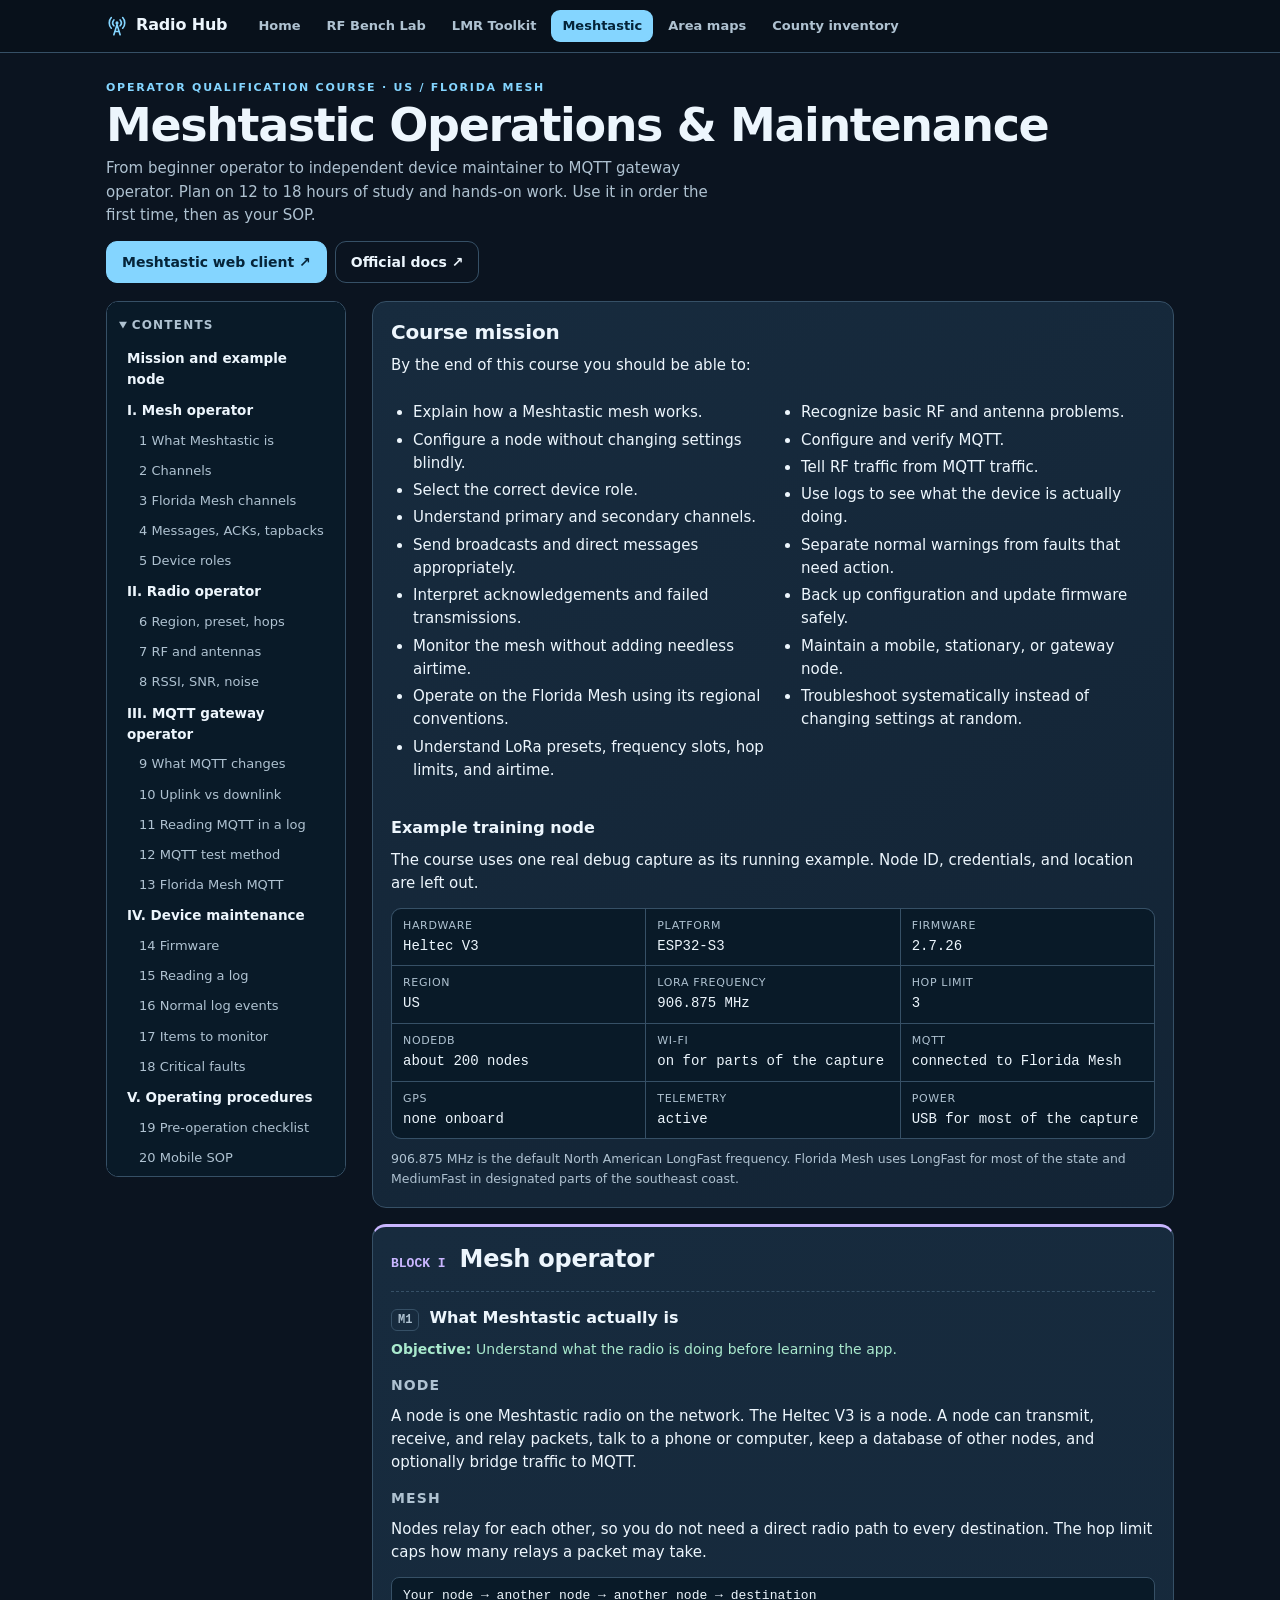
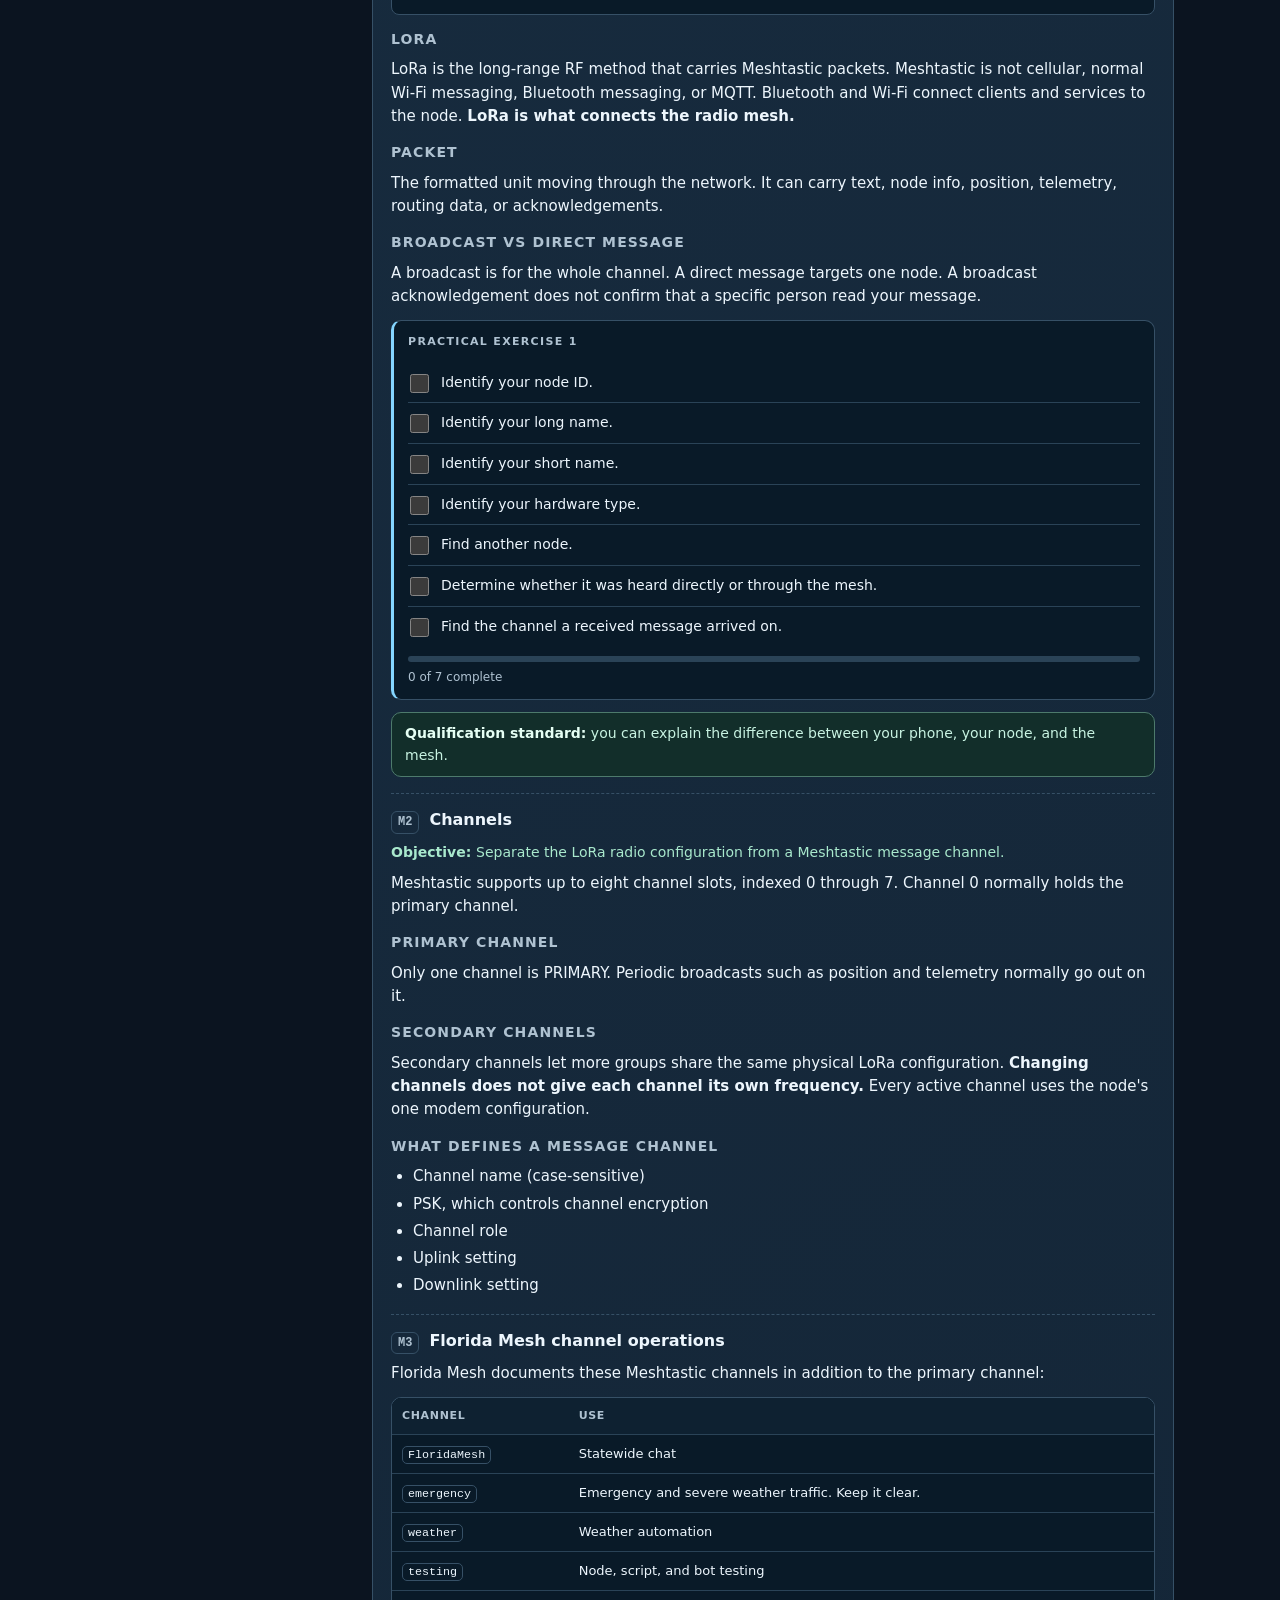
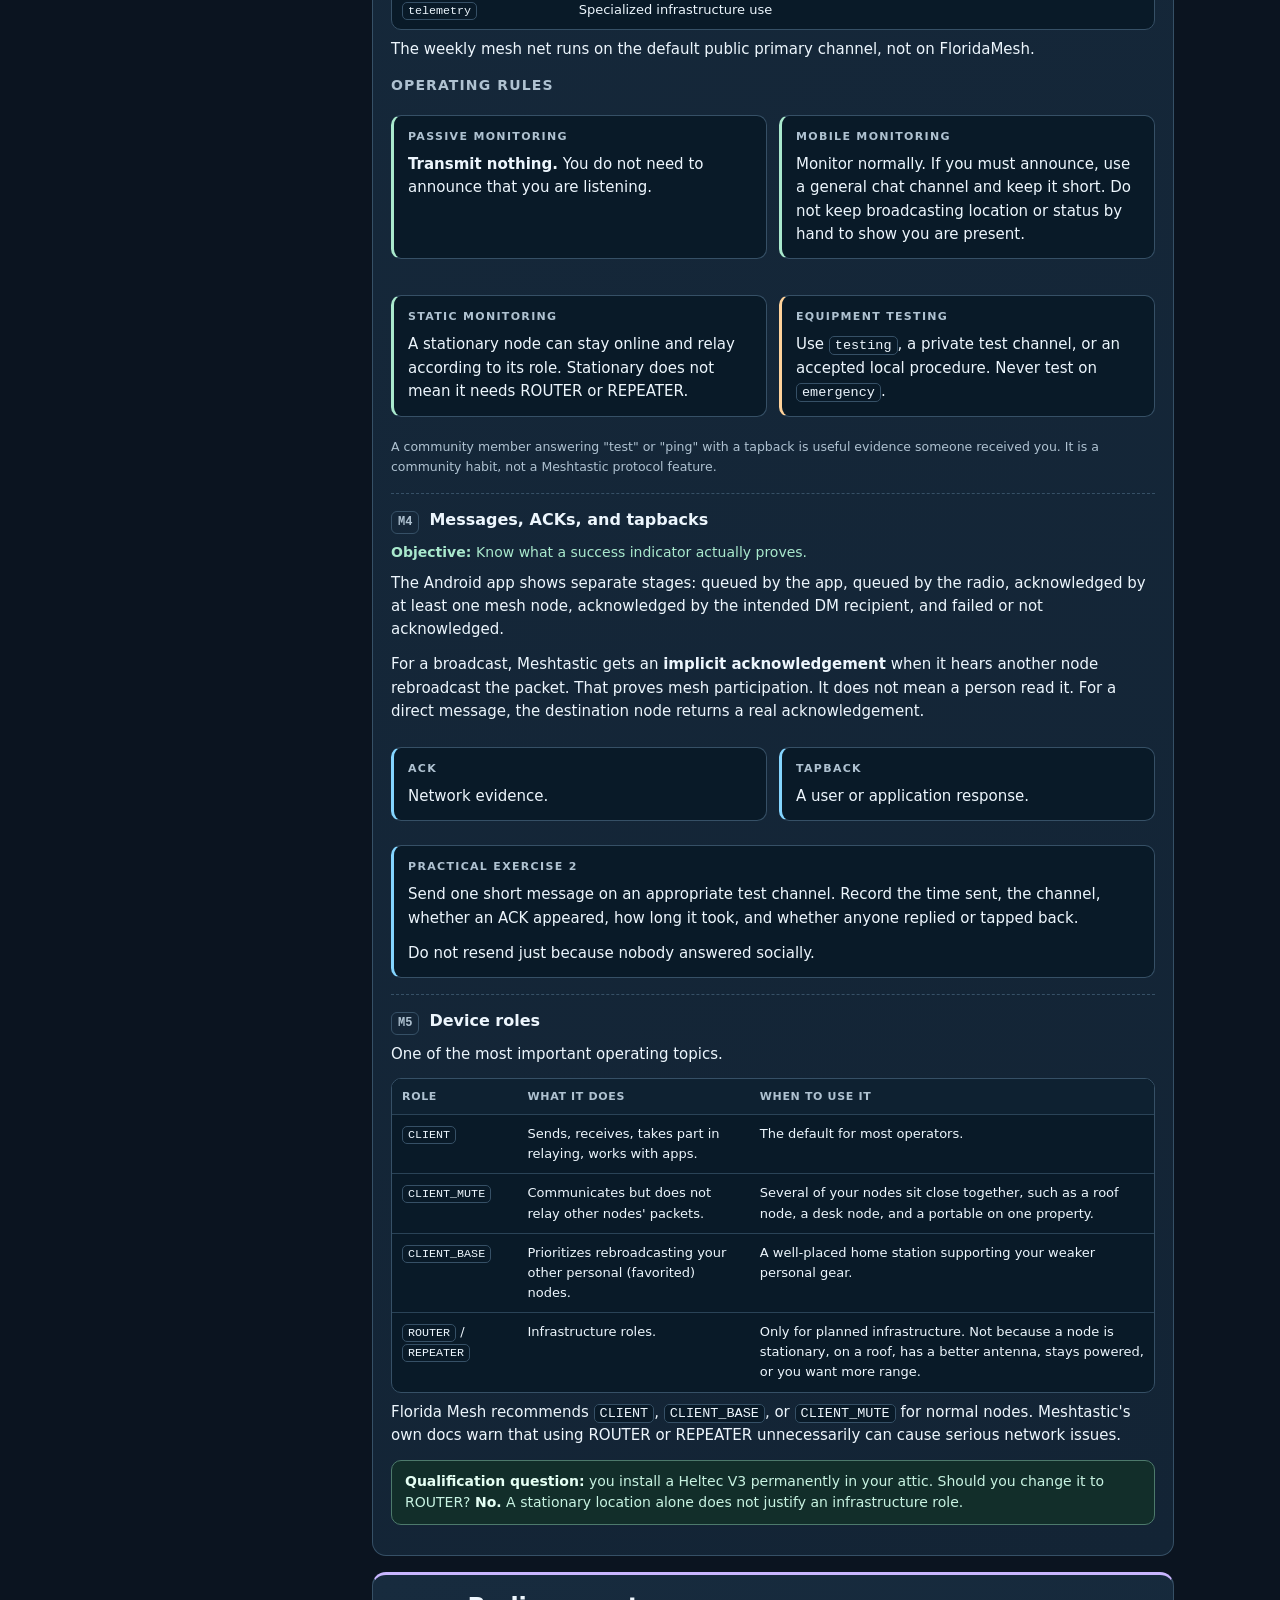
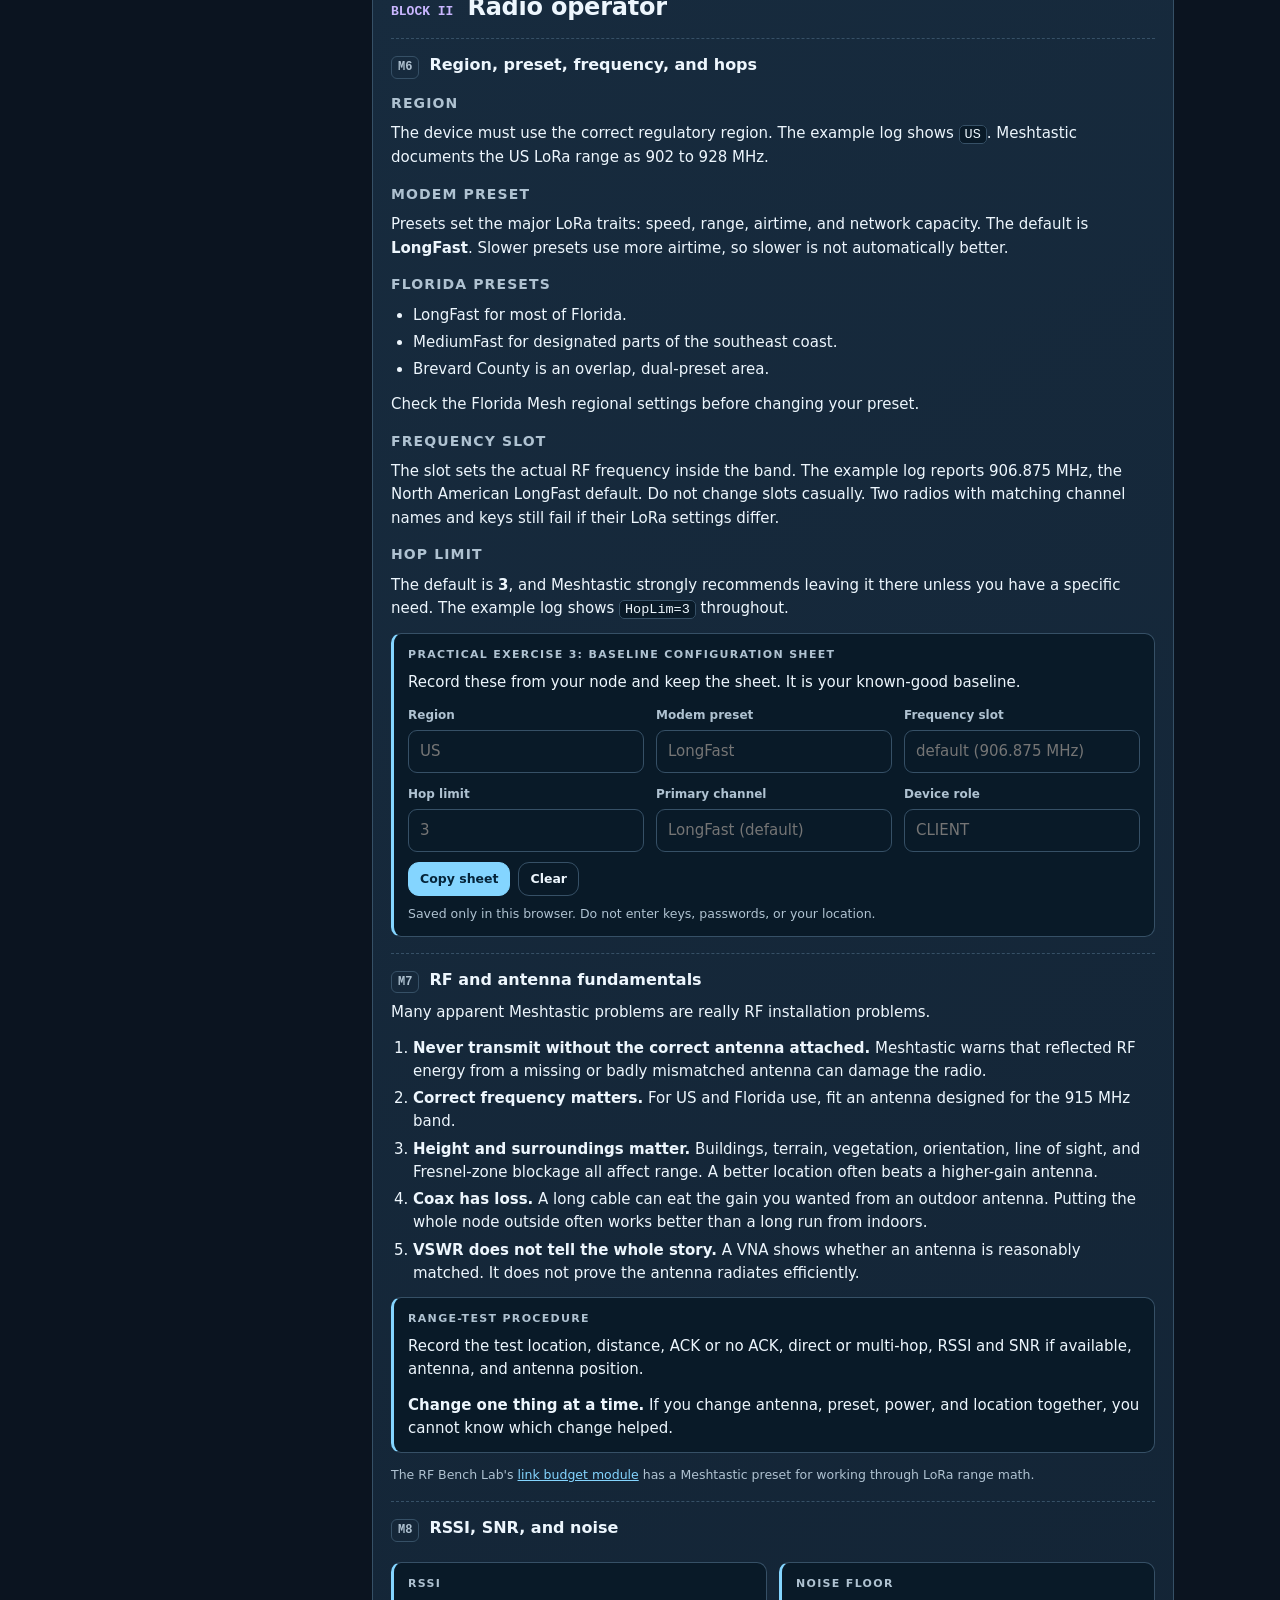
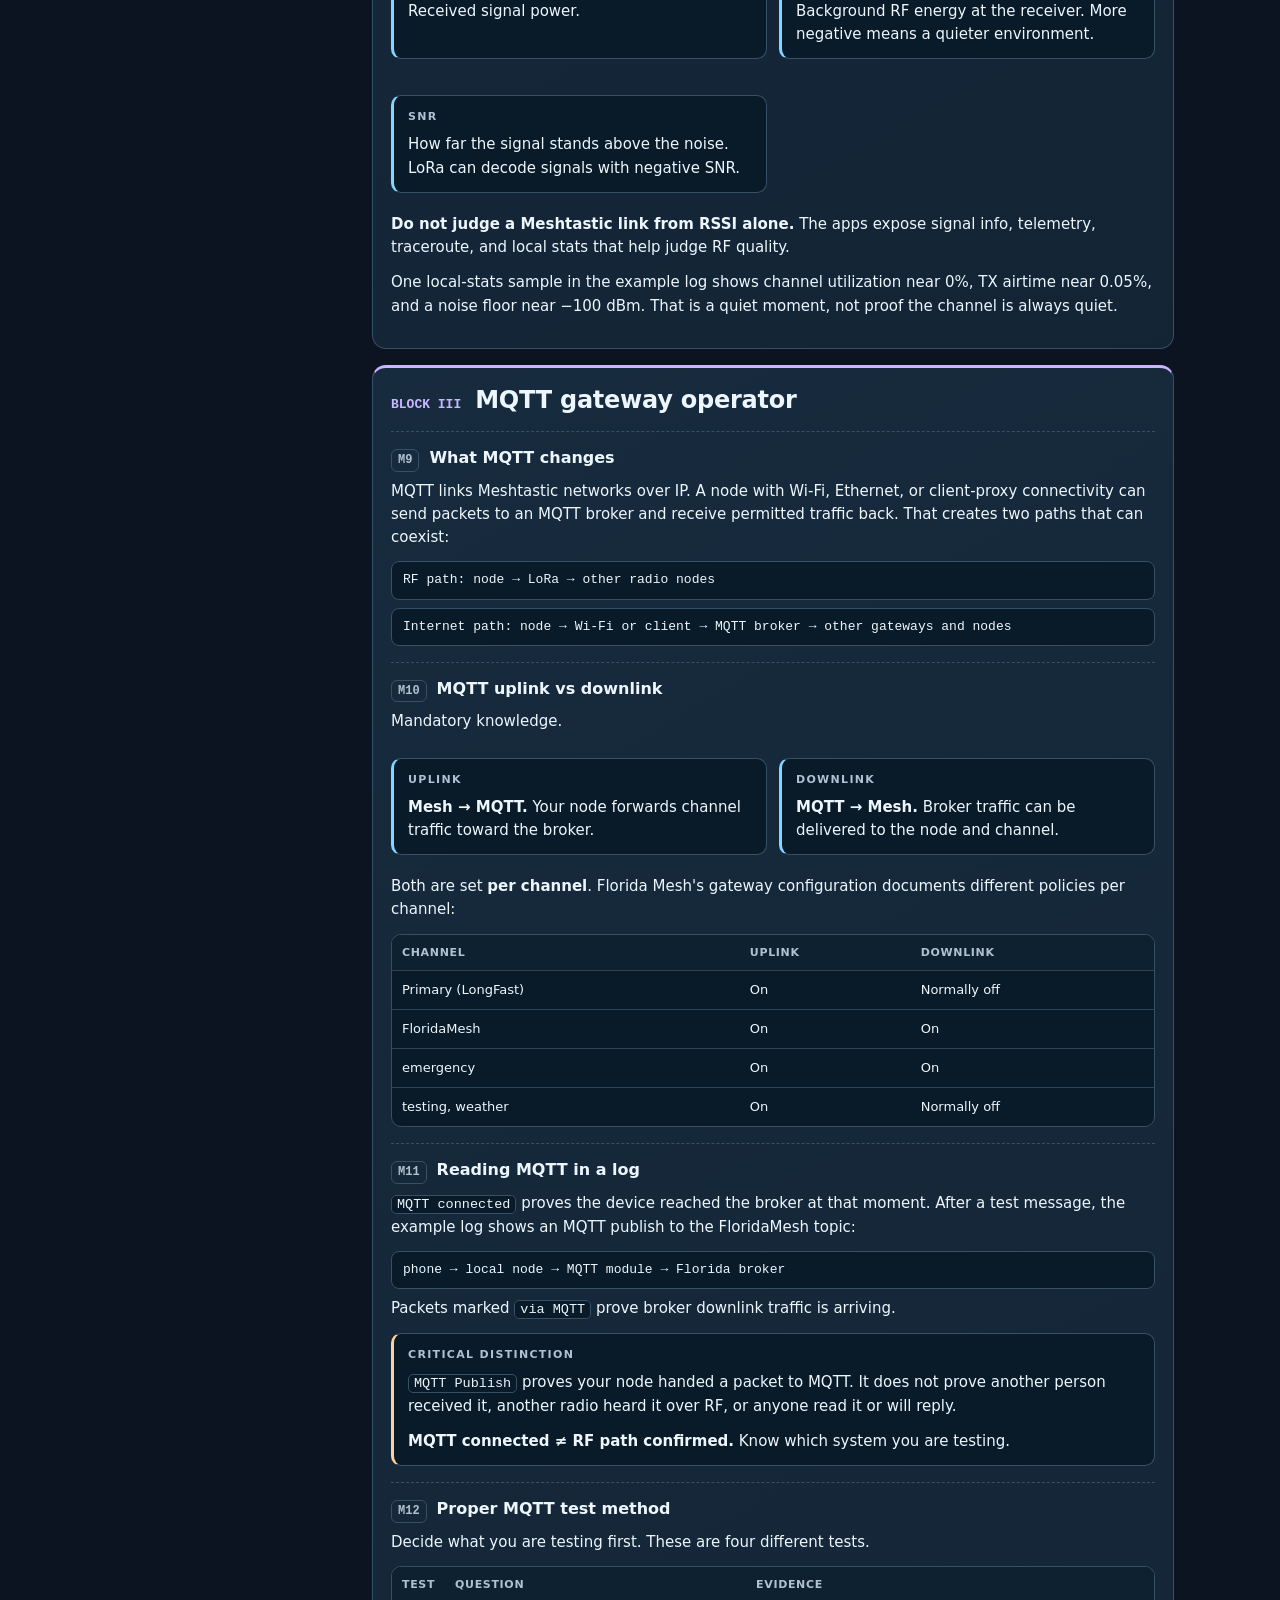
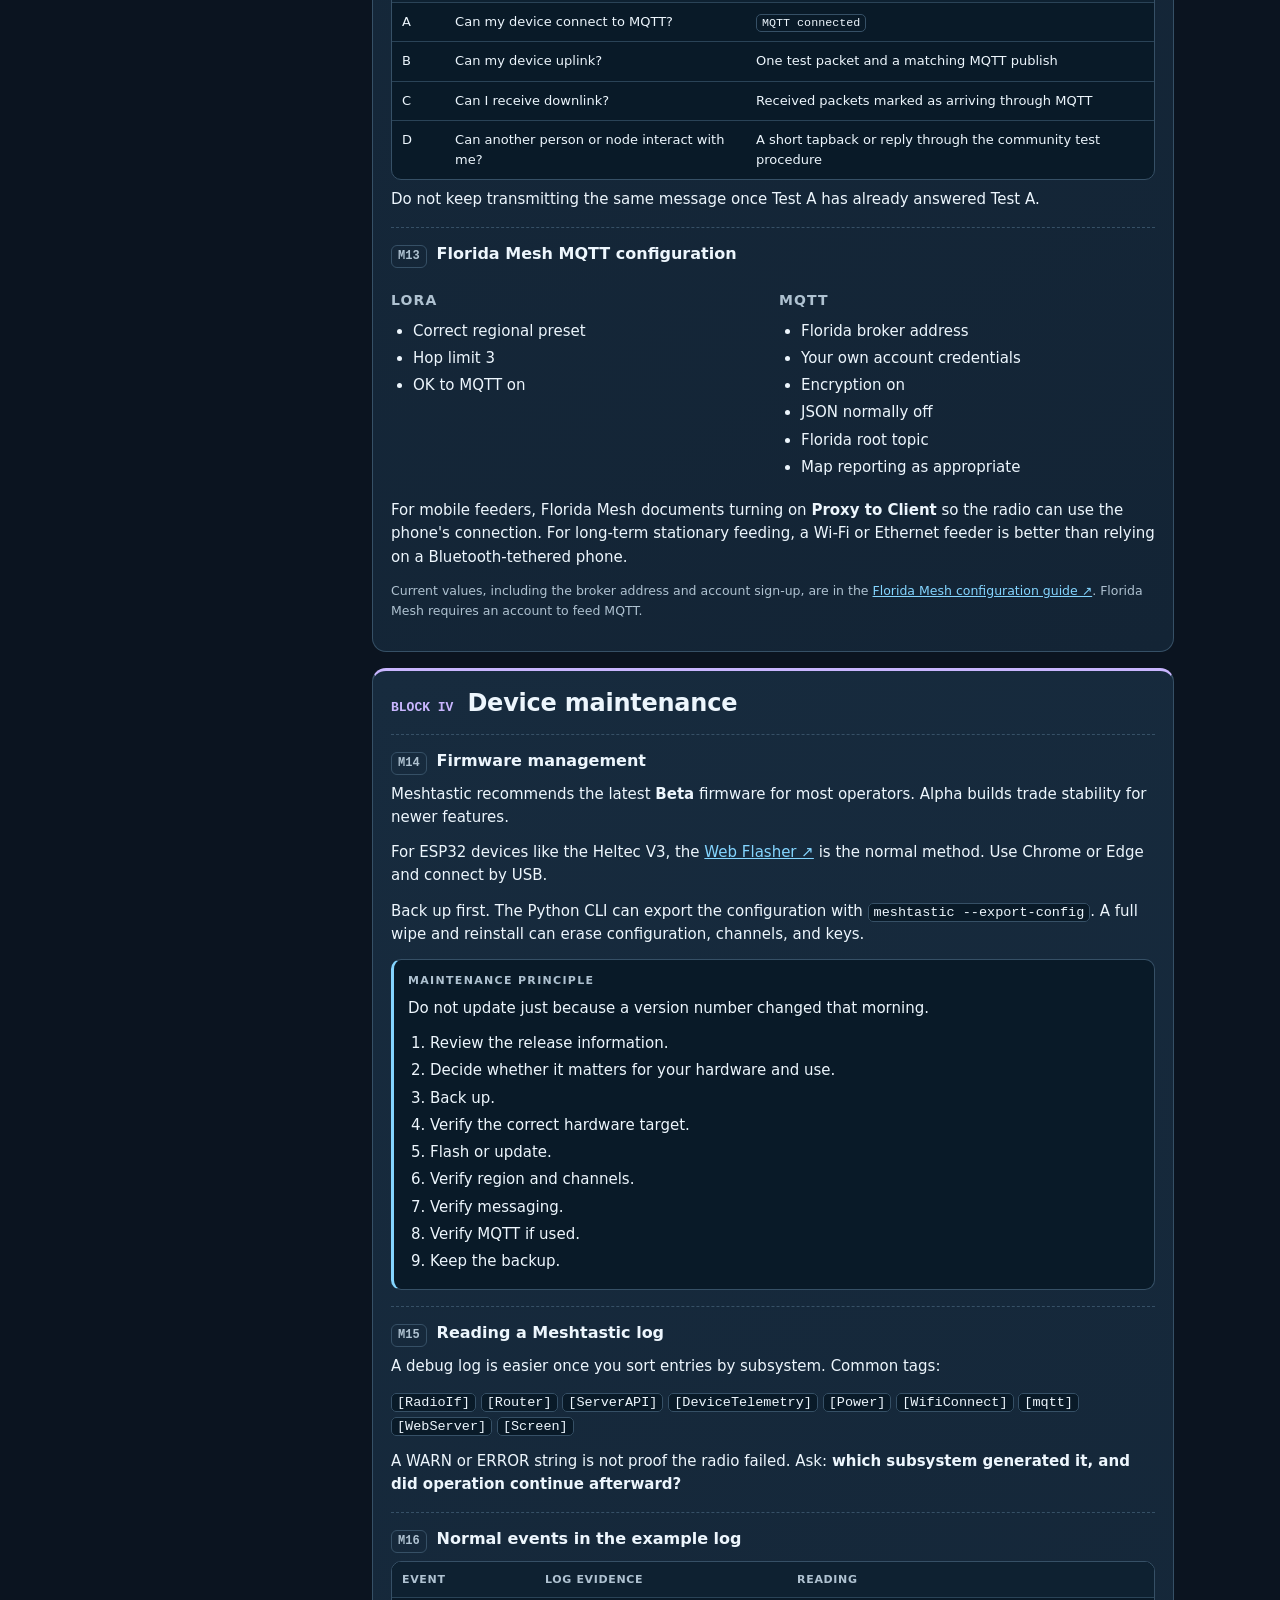
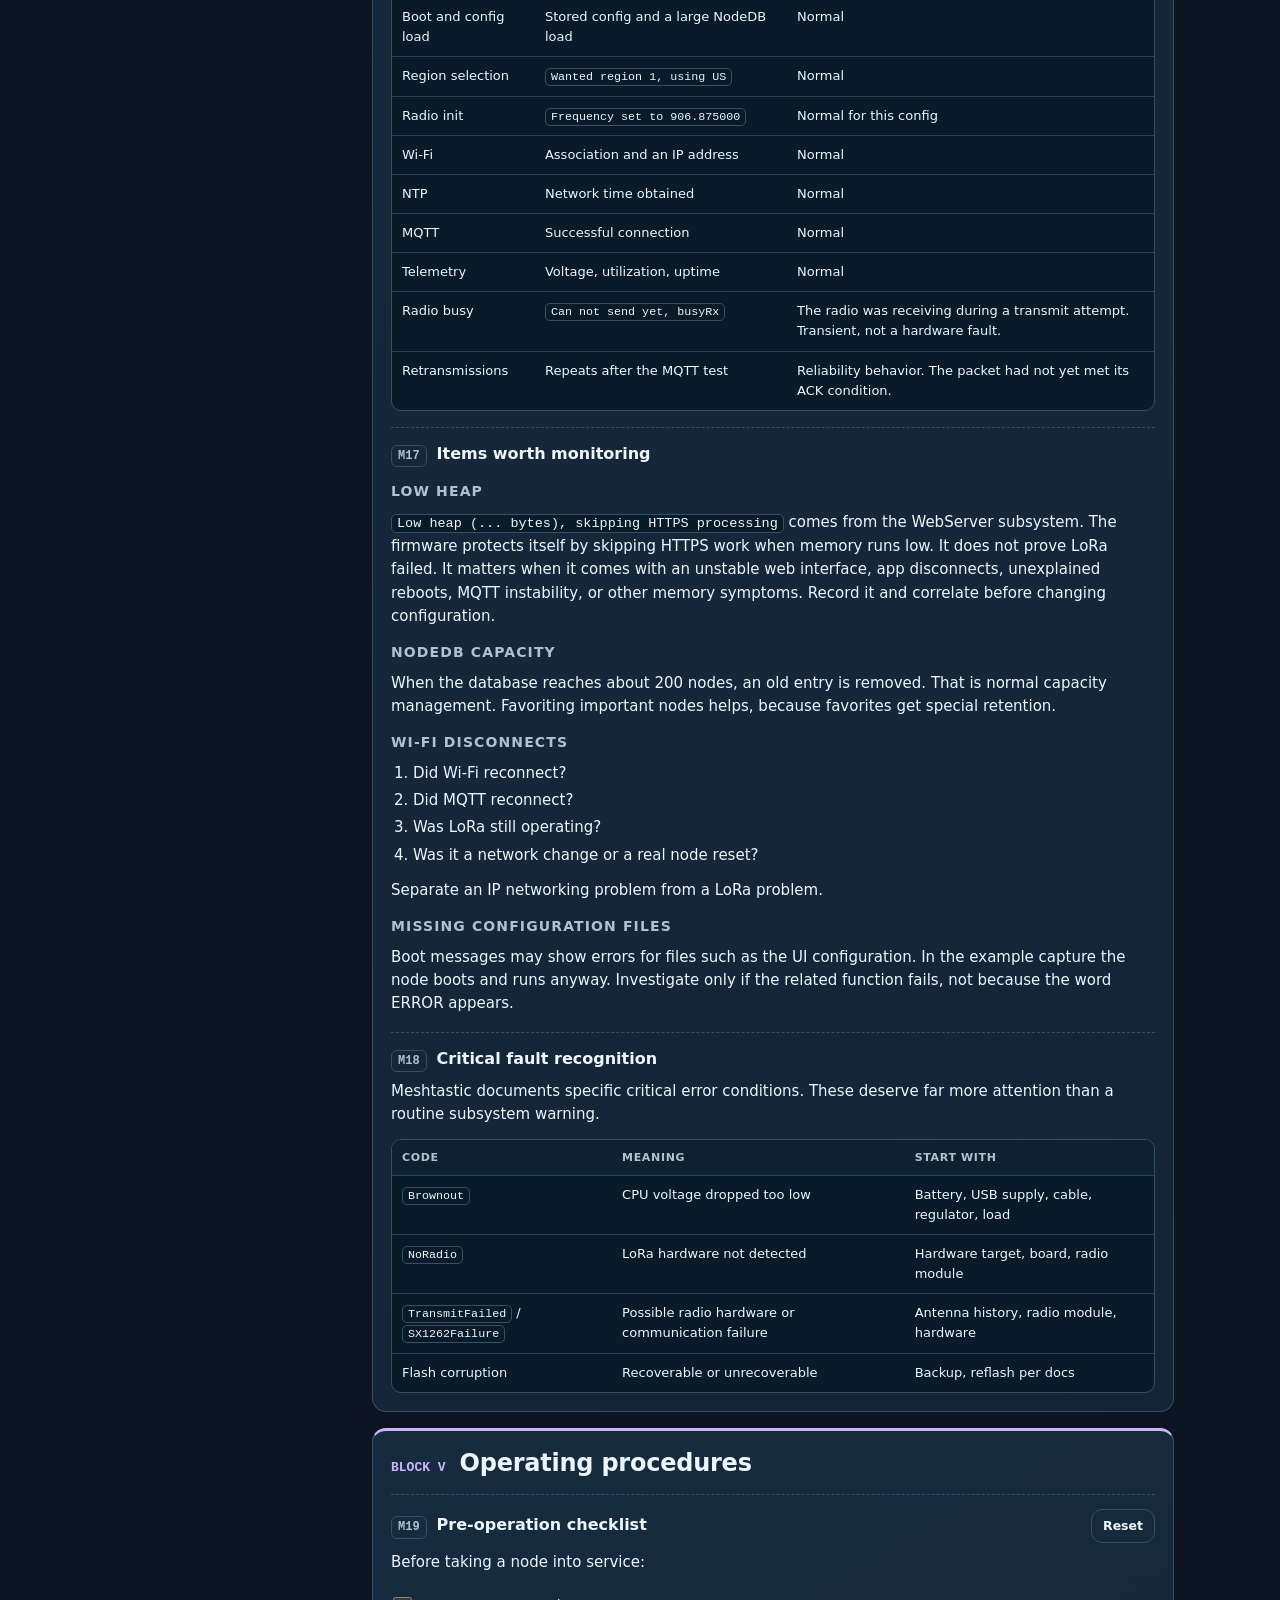
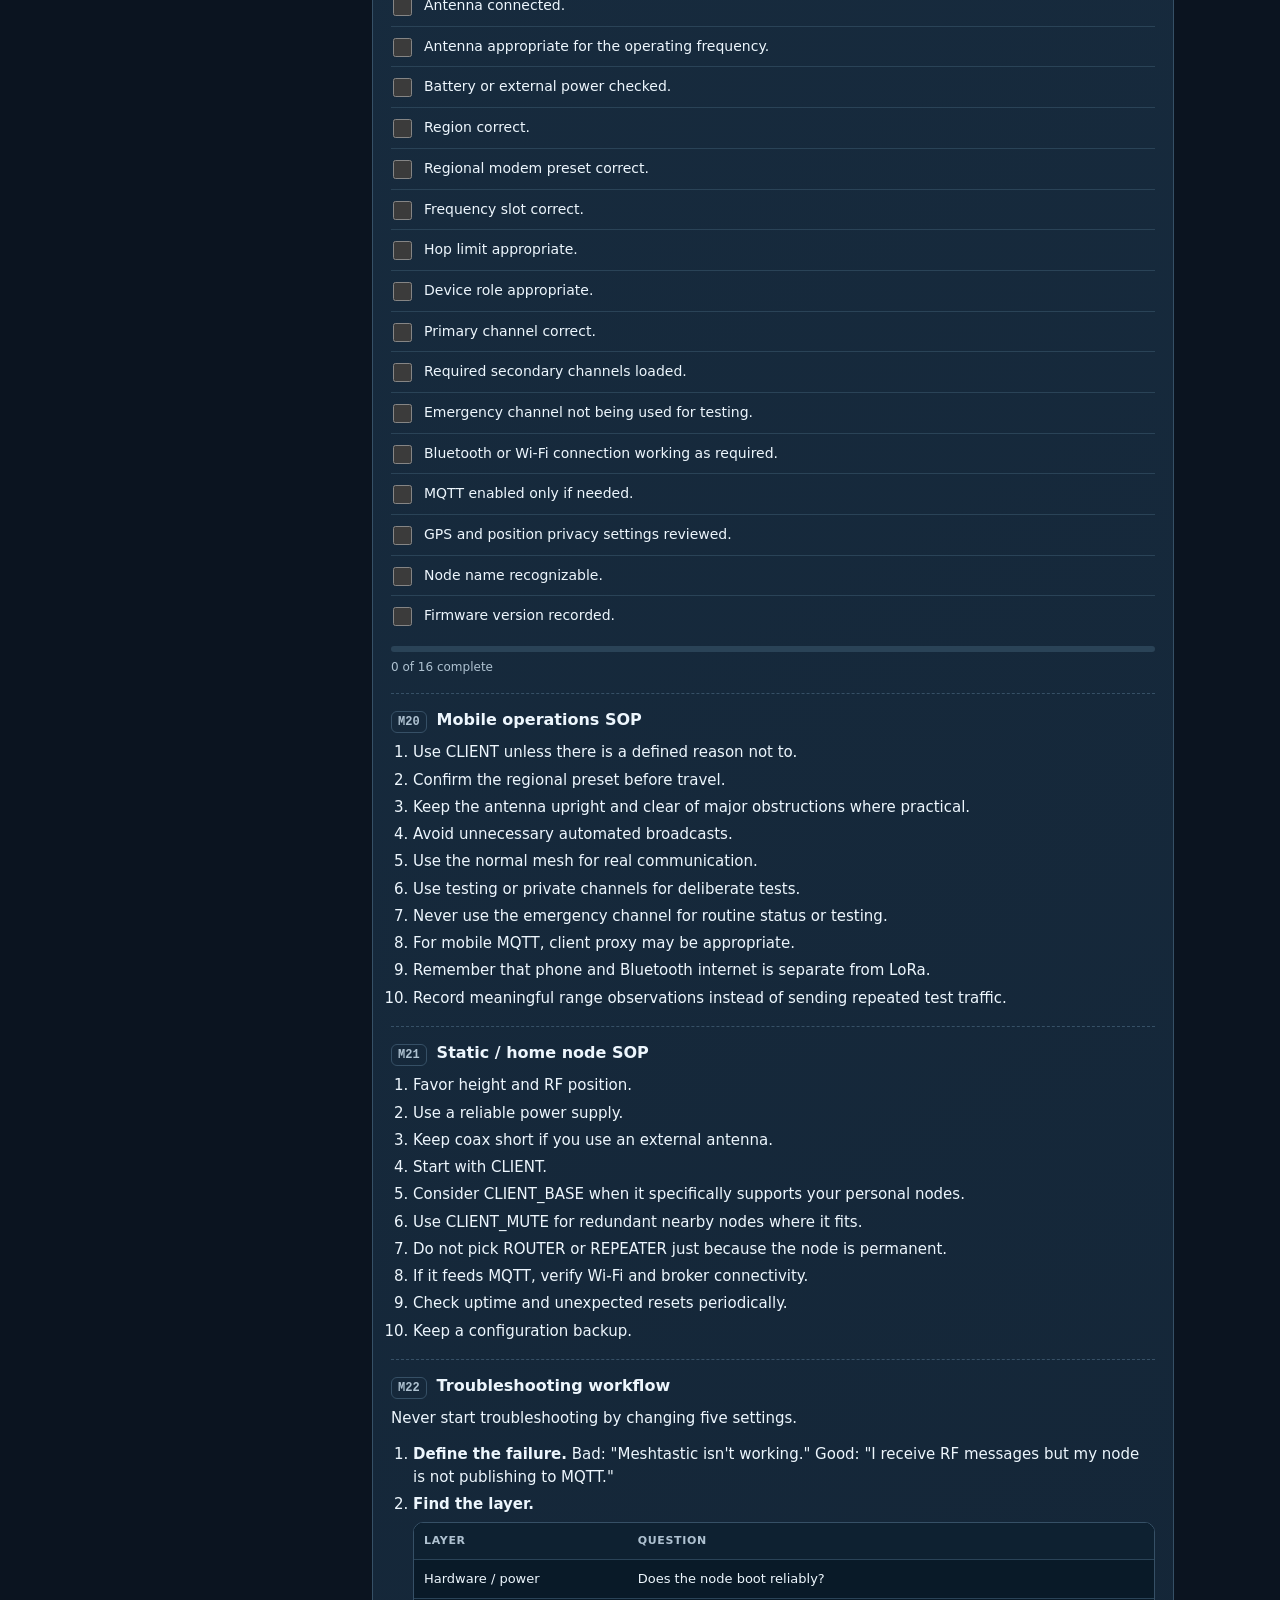
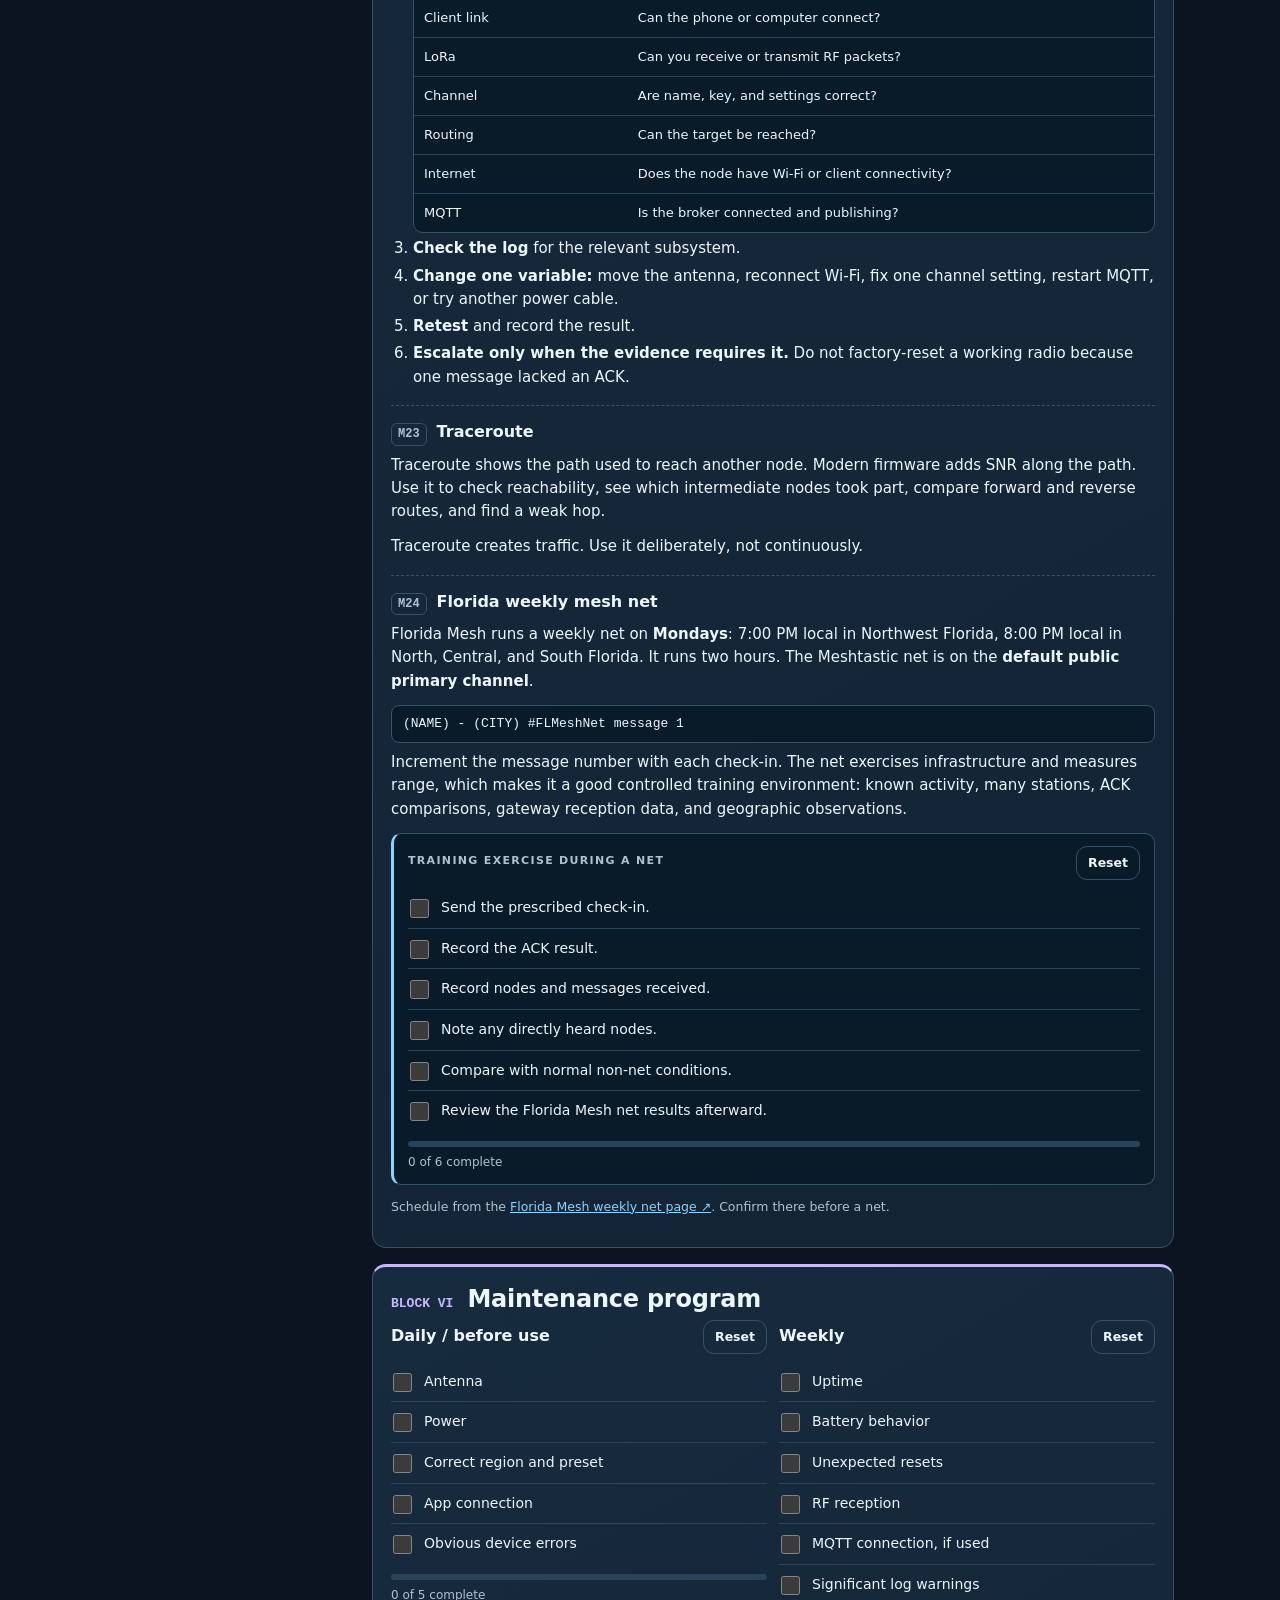
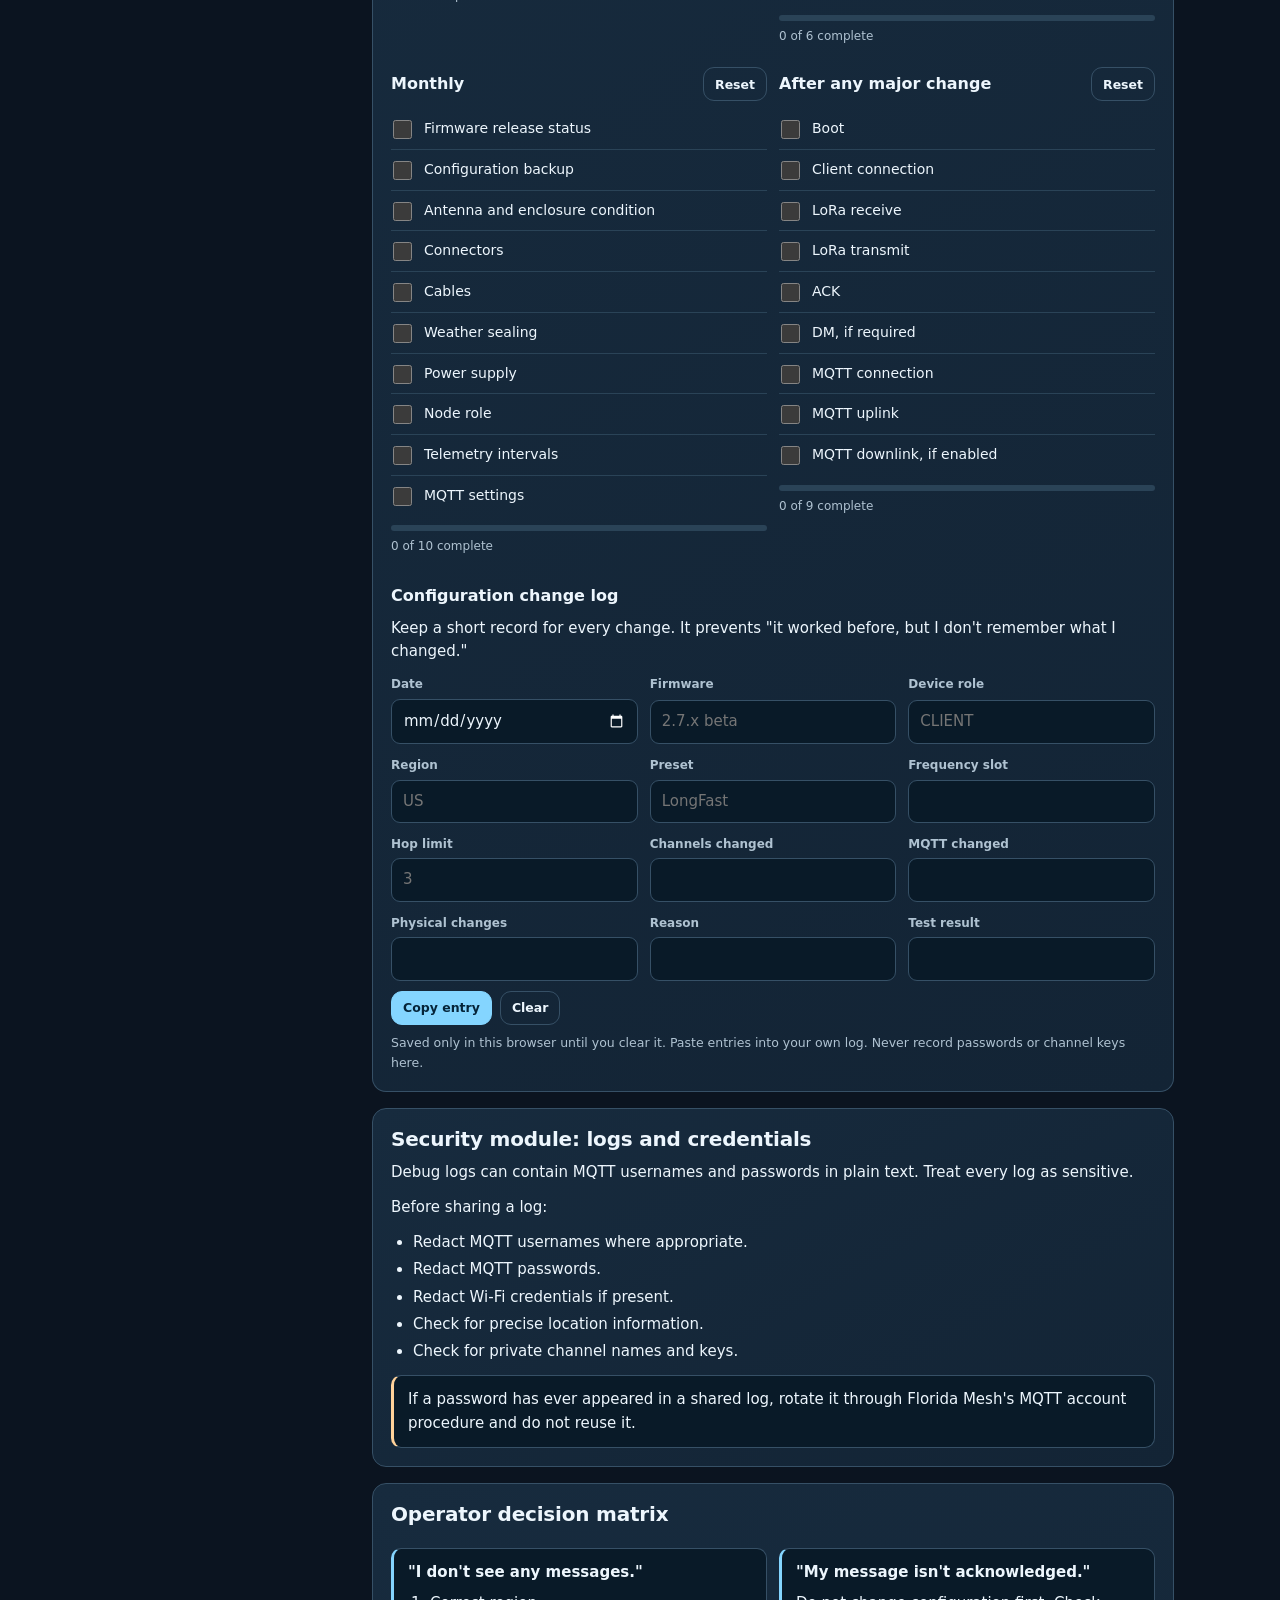
<file: hub/meshtastic.html>
<!doctype html>
<html lang="en">
<head>
<meta charset="utf-8">
<meta name="viewport" content="width=device-width, initial-scale=1, viewport-fit=cover">
<meta name="theme-color" content="#08111b">
<meta name="description" content="Meshtastic Operations and Maintenance Course: six blocks from mesh operator to MQTT gateway maintainer, with checklists and a knowledge check.">
<title>Meshtastic O&amp;M Course · Radio Hub</title>
<link rel="stylesheet" href="assets/hub-base.css">
<link rel="stylesheet" href="assets/hub.css">
<link rel="manifest" href="manifest.webmanifest">
<link rel="icon" href="icons/icon-192.png" type="image/png" sizes="192x192">
<link rel="apple-touch-icon" href="icons/icon-180.png">
<style>
.course{display:grid;grid-template-columns:240px minmax(0,1fr);gap:26px;align-items:start}
@media (max-width:900px){.course{grid-template-columns:minmax(0,1fr)}}
.toc{position:sticky;top:12px;max-height:calc(100vh - 24px);overflow:auto;font-size:13.5px;border:1px solid var(--h-line);border-radius:12px;background:var(--h-sunk);padding:12px 12px 6px}
@media (max-width:900px){.toc{position:static;max-height:none}}
.toc summary{cursor:pointer;font-weight:800;font-size:12px;letter-spacing:.1em;text-transform:uppercase;color:var(--h-muted);padding:2px 0 8px}
.toc ol{list-style:none;padding:0;margin:0 0 6px}
.toc li{margin:0}
.toc a{display:block;color:#cfe1ed;text-decoration:none;padding:5px 8px;border-radius:7px}
.toc a:hover{background:var(--h-panel);color:var(--h-fg)}
.toc .blk > a{font-weight:750;color:var(--h-fg)}
.toc .sub a{padding-left:20px;color:var(--h-muted);font-size:13px}
.content{display:grid;gap:16px;min-width:0}
.content > section{scroll-margin-top:12px}
.block{border-top:3px solid var(--h-violet)}
.blockhead{display:flex;flex-wrap:wrap;gap:6px 14px;align-items:baseline;margin-bottom:6px}
.blockhead .roman{font-family:var(--h-mono);font-size:13px;color:var(--h-violet);font-weight:700}
.blockhead h2{margin:0;font-size:24px}
.mod{border-top:1px dashed var(--h-line);padding-top:14px;margin-top:16px;scroll-margin-top:12px}
.mod:first-of-type{border-top:0;padding-top:0}
.mod h3{margin-top:0;display:flex;gap:10px;align-items:baseline;flex-wrap:wrap}
.mod h3 .n{font-family:var(--h-mono);font-size:12px;color:var(--h-muted);font-weight:600;border:1px solid var(--h-line);border-radius:6px;padding:1px 6px}
.obj{color:var(--h-mint);font-size:14px;margin:0 0 8px}
.obj::before{content:"Objective: ";font-weight:800}
.qual{border:1px solid #4d7a6c;background:#122e2a;color:#c8f3e2;border-radius:10px;padding:10px 13px;margin:12px 0;font-size:14px}
.qual b{color:#e5fff4}
.rule{font-weight:800;color:var(--h-fg)}
.path{font-family:var(--h-mono);font-size:13px;background:var(--h-sunk);border:1px solid var(--h-line);border-radius:8px;padding:8px 11px;margin:8px 0;overflow-x:auto;white-space:nowrap}
.kv{display:grid;grid-template-columns:repeat(auto-fit,minmax(min(100%,190px),1fr));gap:1px;background:var(--h-line);border:1px solid var(--h-line);border-radius:10px;overflow:hidden;margin:10px 0}
.kv div{background:var(--h-sunk);padding:8px 11px;min-width:0}
.kv dt{font-size:11px;letter-spacing:.06em;text-transform:uppercase;color:var(--h-muted);margin:0}
.kv dd{margin:2px 0 0;font-family:var(--h-mono);font-size:14px;overflow-wrap:anywhere}
dl.kv{margin:10px 0}
.cols2{display:grid;grid-template-columns:repeat(auto-fit,minmax(min(100%,300px),1fr));gap:12px}
.matrix h3{font-size:15px;margin:0 0 4px}
.copied{font-size:12.5px;color:var(--h-mint);margin-left:4px}
.checkhead{display:flex;flex-wrap:wrap;justify-content:space-between;align-items:center;gap:8px}
.checkhead h3,.checkhead h4{margin:0}
</style>
</head>
<body>
<div class="hubbar"><div class="hubbar-in"><a class="hub-brand" href="index.html"><svg viewBox="0 0 24 24" aria-hidden="true" fill="none" stroke="currentColor" stroke-width="1.8" stroke-linecap="round" stroke-linejoin="round"><path d="M12 10.5 8.6 21.5M12 10.5l3.4 11M9.6 18h4.8"/><circle cx="12" cy="8.6" r="1.7" fill="currentColor" stroke="none"/><path d="M8.6 5.4a4.8 4.8 0 0 0 0 6.4M15.4 5.4a4.8 4.8 0 0 1 0 6.4M5.8 2.8a8.6 8.6 0 0 0 0 11.6M18.2 2.8a8.6 8.6 0 0 1 0 11.6"/></svg><span>Radio Hub</span></a><nav class="hubnav" aria-label="Radio Hub sections"><a href="index.html">Home</a><a href="../index.html">RF Bench Lab</a><a href="lmr-toolkit.html">LMR Toolkit</a><a href="meshtastic.html" aria-current="page">Meshtastic</a><a href="maps.html">Area maps</a><a href="inventory.html">County inventory</a></nav></div></div>
<main class="wrap">
  <div class="pagehead">
    <div>
      <p class="eyebrow">Operator qualification course · US / Florida Mesh</p>
      <h1>Meshtastic Operations &amp; Maintenance</h1>
      <p class="lede">From beginner operator to independent device maintainer to MQTT gateway operator. Plan on 12 to 18 hours of study and hands-on work. Use it in order the first time, then as your SOP.</p>
    </div>
    <div class="actions">
      <a class="btn" href="https://client.meshtastic.org" target="_blank" rel="noopener">Meshtastic web client ↗</a>
      <a class="btn ghost" href="https://meshtastic.org/docs" target="_blank" rel="noopener">Official docs ↗</a>
    </div>
  </div>

  <div class="course">
    <nav class="toc" aria-label="Course contents">
      <details open id="tocdetails"><summary>Contents</summary>
      <ol>
        <li class="blk"><a href="#overview">Mission and example node</a></li>
        <li class="blk"><a href="#b1">I. Mesh operator</a></li>
        <li class="sub"><a href="#m1">1 What Meshtastic is</a></li>
        <li class="sub"><a href="#m2">2 Channels</a></li>
        <li class="sub"><a href="#m3">3 Florida Mesh channels</a></li>
        <li class="sub"><a href="#m4">4 Messages, ACKs, tapbacks</a></li>
        <li class="sub"><a href="#m5">5 Device roles</a></li>
        <li class="blk"><a href="#b2">II. Radio operator</a></li>
        <li class="sub"><a href="#m6">6 Region, preset, hops</a></li>
        <li class="sub"><a href="#m7">7 RF and antennas</a></li>
        <li class="sub"><a href="#m8">8 RSSI, SNR, noise</a></li>
        <li class="blk"><a href="#b3">III. MQTT gateway operator</a></li>
        <li class="sub"><a href="#m9">9 What MQTT changes</a></li>
        <li class="sub"><a href="#m10">10 Uplink vs downlink</a></li>
        <li class="sub"><a href="#m11">11 Reading MQTT in a log</a></li>
        <li class="sub"><a href="#m12">12 MQTT test method</a></li>
        <li class="sub"><a href="#m13">13 Florida Mesh MQTT</a></li>
        <li class="blk"><a href="#b4">IV. Device maintenance</a></li>
        <li class="sub"><a href="#m14">14 Firmware</a></li>
        <li class="sub"><a href="#m15">15 Reading a log</a></li>
        <li class="sub"><a href="#m16">16 Normal log events</a></li>
        <li class="sub"><a href="#m17">17 Items to monitor</a></li>
        <li class="sub"><a href="#m18">18 Critical faults</a></li>
        <li class="blk"><a href="#b5">V. Operating procedures</a></li>
        <li class="sub"><a href="#m19">19 Pre-operation checklist</a></li>
        <li class="sub"><a href="#m20">20 Mobile SOP</a></li>
        <li class="sub"><a href="#m21">21 Static / home SOP</a></li>
        <li class="sub"><a href="#m22">22 Troubleshooting</a></li>
        <li class="sub"><a href="#m23">23 Traceroute</a></li>
        <li class="sub"><a href="#m24">24 Weekly mesh net</a></li>
        <li class="blk"><a href="#b6">VI. Maintenance program</a></li>
        <li class="blk"><a href="#security">Logs and credentials</a></li>
        <li class="blk"><a href="#matrix">Decision matrix</a></li>
        <li class="blk"><a href="#exam">Final practical exam</a></li>
        <li class="blk"><a href="#knowledge">Knowledge check</a></li>
        <li class="blk"><a href="#standard">Qualification standard</a></li>
        <li class="blk"><a href="#sources">Sources</a></li>
      </ol>
      </details>
    </nav>

    <div class="content">

<section class="card" id="overview">
  <h2>Course mission</h2>
  <p>By the end of this course you should be able to:</p>
  <div class="cols2">
    <ul>
      <li>Explain how a Meshtastic mesh works.</li>
      <li>Configure a node without changing settings blindly.</li>
      <li>Select the correct device role.</li>
      <li>Understand primary and secondary channels.</li>
      <li>Send broadcasts and direct messages appropriately.</li>
      <li>Interpret acknowledgements and failed transmissions.</li>
      <li>Monitor the mesh without adding needless airtime.</li>
      <li>Operate on the Florida Mesh using its regional conventions.</li>
      <li>Understand LoRa presets, frequency slots, hop limits, and airtime.</li>
    </ul>
    <ul>
      <li>Recognize basic RF and antenna problems.</li>
      <li>Configure and verify MQTT.</li>
      <li>Tell RF traffic from MQTT traffic.</li>
      <li>Use logs to see what the device is actually doing.</li>
      <li>Separate normal warnings from faults that need action.</li>
      <li>Back up configuration and update firmware safely.</li>
      <li>Maintain a mobile, stationary, or gateway node.</li>
      <li>Troubleshoot systematically instead of changing settings at random.</li>
    </ul>
  </div>
  <h3 id="example-node">Example training node</h3>
  <p>The course uses one real debug capture as its running example. Node ID, credentials, and location are left out.</p>
  <dl class="kv">
    <div><dt>Hardware</dt><dd>Heltec V3</dd></div>
    <div><dt>Platform</dt><dd>ESP32-S3</dd></div>
    <div><dt>Firmware</dt><dd>2.7.26</dd></div>
    <div><dt>Region</dt><dd>US</dd></div>
    <div><dt>LoRa frequency</dt><dd>906.875 MHz</dd></div>
    <div><dt>Hop limit</dt><dd>3</dd></div>
    <div><dt>NodeDB</dt><dd>about 200 nodes</dd></div>
    <div><dt>Wi-Fi</dt><dd>on for parts of the capture</dd></div>
    <div><dt>MQTT</dt><dd>connected to Florida Mesh</dd></div>
    <div><dt>GPS</dt><dd>none onboard</dd></div>
    <div><dt>Telemetry</dt><dd>active</dd></div>
    <div><dt>Power</dt><dd>USB for most of the capture</dd></div>
  </dl>
  <p class="fine">906.875 MHz is the default North American LongFast frequency. Florida Mesh uses LongFast for most of the state and MediumFast in designated parts of the southeast coast.</p>
</section>

<section class="card block" id="b1">
  <div class="blockhead"><span class="roman">BLOCK I</span><h2>Mesh operator</h2></div>

  <div class="mod" id="m1">
    <h3><span class="n">M1</span>What Meshtastic actually is</h3>
    <p class="obj">Understand what the radio is doing before learning the app.</p>
    <h4>Node</h4>
    <p>A node is one Meshtastic radio on the network. The Heltec V3 is a node. A node can transmit, receive, and relay packets, talk to a phone or computer, keep a database of other nodes, and optionally bridge traffic to MQTT.</p>
    <h4>Mesh</h4>
    <p>Nodes relay for each other, so you do not need a direct radio path to every destination. The hop limit caps how many relays a packet may take.</p>
    <div class="path">Your node → another node → another node → destination</div>
    <h4>LoRa</h4>
    <p>LoRa is the long-range RF method that carries Meshtastic packets. Meshtastic is not cellular, normal Wi-Fi messaging, Bluetooth messaging, or MQTT. Bluetooth and Wi-Fi connect clients and services to the node. <span class="rule">LoRa is what connects the radio mesh.</span></p>
    <h4>Packet</h4>
    <p>The formatted unit moving through the network. It can carry text, node info, position, telemetry, routing data, or acknowledgements.</p>
    <h4>Broadcast vs direct message</h4>
    <p>A broadcast is for the whole channel. A direct message targets one node. A broadcast acknowledgement does not confirm that a specific person read your message.</p>
    <div class="callout">
      <div class="checkhead"><p class="label">Practical exercise 1</p></div>
      <div class="checklist" data-checklist="ex1">
        <div class="checkrow"><input type="checkbox" id="ex1-1"><label for="ex1-1">Identify your node ID.</label></div>
        <div class="checkrow"><input type="checkbox" id="ex1-2"><label for="ex1-2">Identify your long name.</label></div>
        <div class="checkrow"><input type="checkbox" id="ex1-3"><label for="ex1-3">Identify your short name.</label></div>
        <div class="checkrow"><input type="checkbox" id="ex1-4"><label for="ex1-4">Identify your hardware type.</label></div>
        <div class="checkrow"><input type="checkbox" id="ex1-5"><label for="ex1-5">Find another node.</label></div>
        <div class="checkrow"><input type="checkbox" id="ex1-6"><label for="ex1-6">Determine whether it was heard directly or through the mesh.</label></div>
        <div class="checkrow"><input type="checkbox" id="ex1-7"><label for="ex1-7">Find the channel a received message arrived on.</label></div>
      </div>
      <div class="progress"><div></div></div><p class="progresslabel"></p>
    </div>
    <p class="qual"><b>Qualification standard:</b> you can explain the difference between your phone, your node, and the mesh.</p>
  </div>

  <div class="mod" id="m2">
    <h3><span class="n">M2</span>Channels</h3>
    <p class="obj">Separate the LoRa radio configuration from a Meshtastic message channel.</p>
    <p>Meshtastic supports up to eight channel slots, indexed 0 through 7. Channel 0 normally holds the primary channel.</p>
    <h4>Primary channel</h4>
    <p>Only one channel is PRIMARY. Periodic broadcasts such as position and telemetry normally go out on it.</p>
    <h4>Secondary channels</h4>
    <p>Secondary channels let more groups share the same physical LoRa configuration. <span class="rule">Changing channels does not give each channel its own frequency.</span> Every active channel uses the node's one modem configuration.</p>
    <h4>What defines a message channel</h4>
    <ul><li>Channel name (case-sensitive)</li><li>PSK, which controls channel encryption</li><li>Channel role</li><li>Uplink setting</li><li>Downlink setting</li></ul>
  </div>

  <div class="mod" id="m3">
    <h3><span class="n">M3</span>Florida Mesh channel operations</h3>
    <p>Florida Mesh documents these Meshtastic channels in addition to the primary channel:</p>
    <div class="tablewrap"><table>
      <thead><tr><th>Channel</th><th>Use</th></tr></thead>
      <tbody>
        <tr><td><code>FloridaMesh</code></td><td>Statewide chat</td></tr>
        <tr><td><code>emergency</code></td><td>Emergency and severe weather traffic. Keep it clear.</td></tr>
        <tr><td><code>weather</code></td><td>Weather automation</td></tr>
        <tr><td><code>testing</code></td><td>Node, script, and bot testing</td></tr>
        <tr><td><code>telemetry</code></td><td>Specialized infrastructure use</td></tr>
      </tbody>
    </table></div>
    <p>The weekly mesh net runs on the default public primary channel, not on FloridaMesh.</p>
    <h4>Operating rules</h4>
    <div class="cols2">
      <div class="callout mint"><p class="label">Passive monitoring</p><p><span class="rule">Transmit nothing.</span> You do not need to announce that you are listening.</p></div>
      <div class="callout mint"><p class="label">Mobile monitoring</p><p>Monitor normally. If you must announce, use a general chat channel and keep it short. Do not keep broadcasting location or status by hand to show you are present.</p></div>
      <div class="callout mint"><p class="label">Static monitoring</p><p>A stationary node can stay online and relay according to its role. Stationary does not mean it needs ROUTER or REPEATER.</p></div>
      <div class="callout warn"><p class="label">Equipment testing</p><p>Use <code>testing</code>, a private test channel, or an accepted local procedure. Never test on <code>emergency</code>.</p></div>
    </div>
    <p class="fine">A community member answering "test" or "ping" with a tapback is useful evidence someone received you. It is a community habit, not a Meshtastic protocol feature.</p>
  </div>

  <div class="mod" id="m4">
    <h3><span class="n">M4</span>Messages, ACKs, and tapbacks</h3>
    <p class="obj">Know what a success indicator actually proves.</p>
    <p>The Android app shows separate stages: queued by the app, queued by the radio, acknowledged by at least one mesh node, acknowledged by the intended DM recipient, and failed or not acknowledged.</p>
    <p>For a broadcast, Meshtastic gets an <b>implicit acknowledgement</b> when it hears another node rebroadcast the packet. That proves mesh participation. It does not mean a person read it. For a direct message, the destination node returns a real acknowledgement.</p>
    <div class="cols2">
      <div class="callout"><p class="label">ACK</p><p>Network evidence.</p></div>
      <div class="callout"><p class="label">Tapback</p><p>A user or application response.</p></div>
    </div>
    <div class="callout">
      <p class="label">Practical exercise 2</p>
      <p>Send one short message on an appropriate test channel. Record the time sent, the channel, whether an ACK appeared, how long it took, and whether anyone replied or tapped back.</p>
      <p>Do not resend just because nobody answered socially.</p>
    </div>
  </div>

  <div class="mod" id="m5">
    <h3><span class="n">M5</span>Device roles</h3>
    <p>One of the most important operating topics.</p>
    <div class="tablewrap"><table>
      <thead><tr><th>Role</th><th>What it does</th><th>When to use it</th></tr></thead>
      <tbody>
        <tr><td><code>CLIENT</code></td><td>Sends, receives, takes part in relaying, works with apps.</td><td>The default for most operators.</td></tr>
        <tr><td><code>CLIENT_MUTE</code></td><td>Communicates but does not relay other nodes' packets.</td><td>Several of your nodes sit close together, such as a roof node, a desk node, and a portable on one property.</td></tr>
        <tr><td><code>CLIENT_BASE</code></td><td>Prioritizes rebroadcasting your other personal (favorited) nodes.</td><td>A well-placed home station supporting your weaker personal gear.</td></tr>
        <tr><td><code>ROUTER</code> / <code>REPEATER</code></td><td>Infrastructure roles.</td><td>Only for planned infrastructure. Not because a node is stationary, on a roof, has a better antenna, stays powered, or you want more range.</td></tr>
      </tbody>
    </table></div>
    <p>Florida Mesh recommends <code>CLIENT</code>, <code>CLIENT_BASE</code>, or <code>CLIENT_MUTE</code> for normal nodes. Meshtastic's own docs warn that using ROUTER or REPEATER unnecessarily can cause serious network issues.</p>
    <p class="qual"><b>Qualification question:</b> you install a Heltec V3 permanently in your attic. Should you change it to ROUTER? <b>No.</b> A stationary location alone does not justify an infrastructure role.</p>
  </div>
</section>

<section class="card block" id="b2">
  <div class="blockhead"><span class="roman">BLOCK II</span><h2>Radio operator</h2></div>

  <div class="mod" id="m6">
    <h3><span class="n">M6</span>Region, preset, frequency, and hops</h3>
    <h4>Region</h4>
    <p>The device must use the correct regulatory region. The example log shows <code>US</code>. Meshtastic documents the US LoRa range as 902 to 928 MHz.</p>
    <h4>Modem preset</h4>
    <p>Presets set the major LoRa traits: speed, range, airtime, and network capacity. The default is <b>LongFast</b>. Slower presets use more airtime, so slower is not automatically better.</p>
    <h4>Florida presets</h4>
    <ul><li>LongFast for most of Florida.</li><li>MediumFast for designated parts of the southeast coast.</li><li>Brevard County is an overlap, dual-preset area.</li></ul>
    <p>Check the Florida Mesh regional settings before changing your preset.</p>
    <h4>Frequency slot</h4>
    <p>The slot sets the actual RF frequency inside the band. The example log reports 906.875 MHz, the North American LongFast default. Do not change slots casually. Two radios with matching channel names and keys still fail if their LoRa settings differ.</p>
    <h4>Hop limit</h4>
    <p>The default is <b>3</b>, and Meshtastic strongly recommends leaving it there unless you have a specific need. The example log shows <code>HopLim=3</code> throughout.</p>
    <div class="callout">
      <p class="label">Practical exercise 3: baseline configuration sheet</p>
      <p>Record these from your node and keep the sheet. It is your known-good baseline.</p>
      <div class="fields" data-form="baseline">
        <div class="field"><label for="bl-region">Region</label><input id="bl-region" placeholder="US"></div>
        <div class="field"><label for="bl-preset">Modem preset</label><input id="bl-preset" placeholder="LongFast"></div>
        <div class="field"><label for="bl-slot">Frequency slot</label><input id="bl-slot" placeholder="default (906.875 MHz)"></div>
        <div class="field"><label for="bl-hops">Hop limit</label><input id="bl-hops" placeholder="3"></div>
        <div class="field"><label for="bl-primary">Primary channel</label><input id="bl-primary" placeholder="LongFast (default)"></div>
        <div class="field"><label for="bl-role">Device role</label><input id="bl-role" placeholder="CLIENT"></div>
      </div>
      <div class="actions" style="margin-top:10px"><button class="btn small" type="button" data-copyform="baseline">Copy sheet</button><button class="btn ghost small" type="button" data-clearform="baseline">Clear</button><span class="copied" aria-live="polite"></span></div>
      <p class="fine">Saved only in this browser. Do not enter keys, passwords, or your location.</p>
    </div>
  </div>

  <div class="mod" id="m7">
    <h3><span class="n">M7</span>RF and antenna fundamentals</h3>
    <p>Many apparent Meshtastic problems are really RF installation problems.</p>
    <ol>
      <li><span class="rule">Never transmit without the correct antenna attached.</span> Meshtastic warns that reflected RF energy from a missing or badly mismatched antenna can damage the radio.</li>
      <li><span class="rule">Correct frequency matters.</span> For US and Florida use, fit an antenna designed for the 915 MHz band.</li>
      <li><span class="rule">Height and surroundings matter.</span> Buildings, terrain, vegetation, orientation, line of sight, and Fresnel-zone blockage all affect range. A better location often beats a higher-gain antenna.</li>
      <li><span class="rule">Coax has loss.</span> A long cable can eat the gain you wanted from an outdoor antenna. Putting the whole node outside often works better than a long run from indoors.</li>
      <li><span class="rule">VSWR does not tell the whole story.</span> A VNA shows whether an antenna is reasonably matched. It does not prove the antenna radiates efficiently.</li>
    </ol>
    <div class="callout">
      <p class="label">Range-test procedure</p>
      <p>Record the test location, distance, ACK or no ACK, direct or multi-hop, RSSI and SNR if available, antenna, and antenna position.</p>
      <p><b>Change one thing at a time.</b> If you change antenna, preset, power, and location together, you cannot know which change helped.</p>
    </div>
    <p class="fine">The RF Bench Lab's <a href="../index.html#link">link budget module</a> has a Meshtastic preset for working through LoRa range math.</p>
  </div>

  <div class="mod" id="m8">
    <h3><span class="n">M8</span>RSSI, SNR, and noise</h3>
    <div class="cols2">
      <div class="callout"><p class="label">RSSI</p><p>Received signal power.</p></div>
      <div class="callout"><p class="label">Noise floor</p><p>Background RF energy at the receiver. More negative means a quieter environment.</p></div>
      <div class="callout"><p class="label">SNR</p><p>How far the signal stands above the noise. LoRa can decode signals with negative SNR.</p></div>
    </div>
    <p><span class="rule">Do not judge a Meshtastic link from RSSI alone.</span> The apps expose signal info, telemetry, traceroute, and local stats that help judge RF quality.</p>
    <p>One local-stats sample in the example log shows channel utilization near 0%, TX airtime near 0.05%, and a noise floor near −100 dBm. That is a quiet moment, not proof the channel is always quiet.</p>
  </div>
</section>

<section class="card block" id="b3">
  <div class="blockhead"><span class="roman">BLOCK III</span><h2>MQTT gateway operator</h2></div>

  <div class="mod" id="m9">
    <h3><span class="n">M9</span>What MQTT changes</h3>
    <p>MQTT links Meshtastic networks over IP. A node with Wi-Fi, Ethernet, or client-proxy connectivity can send packets to an MQTT broker and receive permitted traffic back. That creates two paths that can coexist:</p>
    <div class="path">RF path: node → LoRa → other radio nodes</div>
    <div class="path">Internet path: node → Wi-Fi or client → MQTT broker → other gateways and nodes</div>
  </div>

  <div class="mod" id="m10">
    <h3><span class="n">M10</span>MQTT uplink vs downlink</h3>
    <p>Mandatory knowledge.</p>
    <div class="cols2">
      <div class="callout"><p class="label">Uplink</p><p><b>Mesh → MQTT.</b> Your node forwards channel traffic toward the broker.</p></div>
      <div class="callout"><p class="label">Downlink</p><p><b>MQTT → Mesh.</b> Broker traffic can be delivered to the node and channel.</p></div>
    </div>
    <p>Both are set <b>per channel</b>. Florida Mesh's gateway configuration documents different policies per channel:</p>
    <div class="tablewrap"><table>
      <thead><tr><th>Channel</th><th>Uplink</th><th>Downlink</th></tr></thead>
      <tbody>
        <tr><td>Primary (LongFast)</td><td>On</td><td>Normally off</td></tr>
        <tr><td>FloridaMesh</td><td>On</td><td>On</td></tr>
        <tr><td>emergency</td><td>On</td><td>On</td></tr>
        <tr><td>testing, weather</td><td>On</td><td>Normally off</td></tr>
      </tbody>
    </table></div>
  </div>

  <div class="mod" id="m11">
    <h3><span class="n">M11</span>Reading MQTT in a log</h3>
    <p><code>MQTT connected</code> proves the device reached the broker at that moment. After a test message, the example log shows an MQTT publish to the FloridaMesh topic:</p>
    <div class="path">phone → local node → MQTT module → Florida broker</div>
    <p>Packets marked <code>via MQTT</code> prove broker downlink traffic is arriving.</p>
    <div class="callout warn">
      <p class="label">Critical distinction</p>
      <p><code>MQTT Publish</code> proves your node handed a packet to MQTT. It does not prove another person received it, another radio heard it over RF, or anyone read it or will reply.</p>
      <p><b>MQTT connected ≠ RF path confirmed.</b> Know which system you are testing.</p>
    </div>
  </div>

  <div class="mod" id="m12">
    <h3><span class="n">M12</span>Proper MQTT test method</h3>
    <p>Decide what you are testing first. These are four different tests.</p>
    <div class="tablewrap"><table>
      <thead><tr><th>Test</th><th>Question</th><th>Evidence</th></tr></thead>
      <tbody>
        <tr><td>A</td><td>Can my device connect to MQTT?</td><td><code>MQTT connected</code></td></tr>
        <tr><td>B</td><td>Can my device uplink?</td><td>One test packet and a matching MQTT publish</td></tr>
        <tr><td>C</td><td>Can I receive downlink?</td><td>Received packets marked as arriving through MQTT</td></tr>
        <tr><td>D</td><td>Can another person or node interact with me?</td><td>A short tapback or reply through the community test procedure</td></tr>
      </tbody>
    </table></div>
    <p>Do not keep transmitting the same message once Test A has already answered Test A.</p>
  </div>

  <div class="mod" id="m13">
    <h3><span class="n">M13</span>Florida Mesh MQTT configuration</h3>
    <div class="cols2">
      <div><h4>LoRa</h4><ul><li>Correct regional preset</li><li>Hop limit 3</li><li>OK to MQTT on</li></ul></div>
      <div><h4>MQTT</h4><ul><li>Florida broker address</li><li>Your own account credentials</li><li>Encryption on</li><li>JSON normally off</li><li>Florida root topic</li><li>Map reporting as appropriate</li></ul></div>
    </div>
    <p>For mobile feeders, Florida Mesh documents turning on <b>Proxy to Client</b> so the radio can use the phone's connection. For long-term stationary feeding, a Wi-Fi or Ethernet feeder is better than relying on a Bluetooth-tethered phone.</p>
    <p class="fine">Current values, including the broker address and account sign-up, are in the <a href="https://areyoumeshingwith.us/docs/meshtastic/configuration/" target="_blank" rel="noopener">Florida Mesh configuration guide ↗</a>. Florida Mesh requires an account to feed MQTT.</p>
  </div>
</section>

<section class="card block" id="b4">
  <div class="blockhead"><span class="roman">BLOCK IV</span><h2>Device maintenance</h2></div>

  <div class="mod" id="m14">
    <h3><span class="n">M14</span>Firmware management</h3>
    <p>Meshtastic recommends the latest <b>Beta</b> firmware for most operators. Alpha builds trade stability for newer features.</p>
    <p>For ESP32 devices like the Heltec V3, the <a href="https://flasher.meshtastic.org" target="_blank" rel="noopener">Web Flasher ↗</a> is the normal method. Use Chrome or Edge and connect by USB.</p>
    <p>Back up first. The Python CLI can export the configuration with <code>meshtastic --export-config</code>. A full wipe and reinstall can erase configuration, channels, and keys.</p>
    <div class="callout">
      <p class="label">Maintenance principle</p>
      <p>Do not update just because a version number changed that morning.</p>
      <ol><li>Review the release information.</li><li>Decide whether it matters for your hardware and use.</li><li>Back up.</li><li>Verify the correct hardware target.</li><li>Flash or update.</li><li>Verify region and channels.</li><li>Verify messaging.</li><li>Verify MQTT if used.</li><li>Keep the backup.</li></ol>
    </div>
  </div>

  <div class="mod" id="m15">
    <h3><span class="n">M15</span>Reading a Meshtastic log</h3>
    <p>A debug log is easier once you sort entries by subsystem. Common tags:</p>
    <p><code>[RadioIf]</code> <code>[Router]</code> <code>[ServerAPI]</code> <code>[DeviceTelemetry]</code> <code>[Power]</code> <code>[WifiConnect]</code> <code>[mqtt]</code> <code>[WebServer]</code> <code>[Screen]</code></p>
    <p>A WARN or ERROR string is not proof the radio failed. Ask: <b>which subsystem generated it, and did operation continue afterward?</b></p>
  </div>

  <div class="mod" id="m16">
    <h3><span class="n">M16</span>Normal events in the example log</h3>
    <div class="tablewrap"><table>
      <thead><tr><th>Event</th><th>Log evidence</th><th>Reading</th></tr></thead>
      <tbody>
        <tr><td>Boot and config load</td><td>Stored config and a large NodeDB load</td><td>Normal</td></tr>
        <tr><td>Region selection</td><td><code>Wanted region 1, using US</code></td><td>Normal</td></tr>
        <tr><td>Radio init</td><td><code>Frequency set to 906.875000</code></td><td>Normal for this config</td></tr>
        <tr><td>Wi-Fi</td><td>Association and an IP address</td><td>Normal</td></tr>
        <tr><td>NTP</td><td>Network time obtained</td><td>Normal</td></tr>
        <tr><td>MQTT</td><td>Successful connection</td><td>Normal</td></tr>
        <tr><td>Telemetry</td><td>Voltage, utilization, uptime</td><td>Normal</td></tr>
        <tr><td>Radio busy</td><td><code>Can not send yet, busyRx</code></td><td>The radio was receiving during a transmit attempt. Transient, not a hardware fault.</td></tr>
        <tr><td>Retransmissions</td><td>Repeats after the MQTT test</td><td>Reliability behavior. The packet had not yet met its ACK condition.</td></tr>
      </tbody>
    </table></div>
  </div>

  <div class="mod" id="m17">
    <h3><span class="n">M17</span>Items worth monitoring</h3>
    <h4>Low heap</h4>
    <p><code>Low heap (... bytes), skipping HTTPS processing</code> comes from the WebServer subsystem. The firmware protects itself by skipping HTTPS work when memory runs low. It does not prove LoRa failed. It matters when it comes with an unstable web interface, app disconnects, unexplained reboots, MQTT instability, or other memory symptoms. Record it and correlate before changing configuration.</p>
    <h4>NodeDB capacity</h4>
    <p>When the database reaches about 200 nodes, an old entry is removed. That is normal capacity management. Favoriting important nodes helps, because favorites get special retention.</p>
    <h4>Wi-Fi disconnects</h4>
    <ol><li>Did Wi-Fi reconnect?</li><li>Did MQTT reconnect?</li><li>Was LoRa still operating?</li><li>Was it a network change or a real node reset?</li></ol>
    <p>Separate an IP networking problem from a LoRa problem.</p>
    <h4>Missing configuration files</h4>
    <p>Boot messages may show errors for files such as the UI configuration. In the example capture the node boots and runs anyway. Investigate only if the related function fails, not because the word ERROR appears.</p>
  </div>

  <div class="mod" id="m18">
    <h3><span class="n">M18</span>Critical fault recognition</h3>
    <p>Meshtastic documents specific critical error conditions. These deserve far more attention than a routine subsystem warning.</p>
    <div class="tablewrap"><table>
      <thead><tr><th>Code</th><th>Meaning</th><th>Start with</th></tr></thead>
      <tbody>
        <tr><td><code>Brownout</code></td><td>CPU voltage dropped too low</td><td>Battery, USB supply, cable, regulator, load</td></tr>
        <tr><td><code>NoRadio</code></td><td>LoRa hardware not detected</td><td>Hardware target, board, radio module</td></tr>
        <tr><td><code>TransmitFailed</code> / <code>SX1262Failure</code></td><td>Possible radio hardware or communication failure</td><td>Antenna history, radio module, hardware</td></tr>
        <tr><td>Flash corruption</td><td>Recoverable or unrecoverable</td><td>Backup, reflash per docs</td></tr>
      </tbody>
    </table></div>
  </div>
</section>

<section class="card block" id="b5">
  <div class="blockhead"><span class="roman">BLOCK V</span><h2>Operating procedures</h2></div>

  <div class="mod" id="m19">
    <div class="checkhead"><h3><span class="n">M19</span>Pre-operation checklist</h3><button class="btn ghost small" type="button" data-reset="preop">Reset</button></div>
    <p>Before taking a node into service:</p>
    <div class="checklist" data-checklist="preop">
      <div class="checkrow"><input type="checkbox" id="po-1"><label for="po-1">Antenna connected.</label></div>
      <div class="checkrow"><input type="checkbox" id="po-2"><label for="po-2">Antenna appropriate for the operating frequency.</label></div>
      <div class="checkrow"><input type="checkbox" id="po-3"><label for="po-3">Battery or external power checked.</label></div>
      <div class="checkrow"><input type="checkbox" id="po-4"><label for="po-4">Region correct.</label></div>
      <div class="checkrow"><input type="checkbox" id="po-5"><label for="po-5">Regional modem preset correct.</label></div>
      <div class="checkrow"><input type="checkbox" id="po-6"><label for="po-6">Frequency slot correct.</label></div>
      <div class="checkrow"><input type="checkbox" id="po-7"><label for="po-7">Hop limit appropriate.</label></div>
      <div class="checkrow"><input type="checkbox" id="po-8"><label for="po-8">Device role appropriate.</label></div>
      <div class="checkrow"><input type="checkbox" id="po-9"><label for="po-9">Primary channel correct.</label></div>
      <div class="checkrow"><input type="checkbox" id="po-10"><label for="po-10">Required secondary channels loaded.</label></div>
      <div class="checkrow"><input type="checkbox" id="po-11"><label for="po-11">Emergency channel not being used for testing.</label></div>
      <div class="checkrow"><input type="checkbox" id="po-12"><label for="po-12">Bluetooth or Wi-Fi connection working as required.</label></div>
      <div class="checkrow"><input type="checkbox" id="po-13"><label for="po-13">MQTT enabled only if needed.</label></div>
      <div class="checkrow"><input type="checkbox" id="po-14"><label for="po-14">GPS and position privacy settings reviewed.</label></div>
      <div class="checkrow"><input type="checkbox" id="po-15"><label for="po-15">Node name recognizable.</label></div>
      <div class="checkrow"><input type="checkbox" id="po-16"><label for="po-16">Firmware version recorded.</label></div>
    </div>
    <div class="progress"><div></div></div><p class="progresslabel"></p>
  </div>

  <div class="mod" id="m20">
    <h3><span class="n">M20</span>Mobile operations SOP</h3>
    <ol>
      <li>Use CLIENT unless there is a defined reason not to.</li>
      <li>Confirm the regional preset before travel.</li>
      <li>Keep the antenna upright and clear of major obstructions where practical.</li>
      <li>Avoid unnecessary automated broadcasts.</li>
      <li>Use the normal mesh for real communication.</li>
      <li>Use testing or private channels for deliberate tests.</li>
      <li>Never use the emergency channel for routine status or testing.</li>
      <li>For mobile MQTT, client proxy may be appropriate.</li>
      <li>Remember that phone and Bluetooth internet is separate from LoRa.</li>
      <li>Record meaningful range observations instead of sending repeated test traffic.</li>
    </ol>
  </div>

  <div class="mod" id="m21">
    <h3><span class="n">M21</span>Static / home node SOP</h3>
    <ol>
      <li>Favor height and RF position.</li>
      <li>Use a reliable power supply.</li>
      <li>Keep coax short if you use an external antenna.</li>
      <li>Start with CLIENT.</li>
      <li>Consider CLIENT_BASE when it specifically supports your personal nodes.</li>
      <li>Use CLIENT_MUTE for redundant nearby nodes where it fits.</li>
      <li>Do not pick ROUTER or REPEATER just because the node is permanent.</li>
      <li>If it feeds MQTT, verify Wi-Fi and broker connectivity.</li>
      <li>Check uptime and unexpected resets periodically.</li>
      <li>Keep a configuration backup.</li>
    </ol>
  </div>

  <div class="mod" id="m22">
    <h3><span class="n">M22</span>Troubleshooting workflow</h3>
    <p>Never start troubleshooting by changing five settings.</p>
    <ol>
      <li><b>Define the failure.</b> Bad: "Meshtastic isn't working." Good: "I receive RF messages but my node is not publishing to MQTT."</li>
      <li><b>Find the layer.</b>
        <div class="tablewrap" style="margin-top:6px"><table>
          <thead><tr><th>Layer</th><th>Question</th></tr></thead>
          <tbody>
            <tr><td>Hardware / power</td><td>Does the node boot reliably?</td></tr>
            <tr><td>Client link</td><td>Can the phone or computer connect?</td></tr>
            <tr><td>LoRa</td><td>Can you receive or transmit RF packets?</td></tr>
            <tr><td>Channel</td><td>Are name, key, and settings correct?</td></tr>
            <tr><td>Routing</td><td>Can the target be reached?</td></tr>
            <tr><td>Internet</td><td>Does the node have Wi-Fi or client connectivity?</td></tr>
            <tr><td>MQTT</td><td>Is the broker connected and publishing?</td></tr>
          </tbody>
        </table></div>
      </li>
      <li><b>Check the log</b> for the relevant subsystem.</li>
      <li><b>Change one variable:</b> move the antenna, reconnect Wi-Fi, fix one channel setting, restart MQTT, or try another power cable.</li>
      <li><b>Retest</b> and record the result.</li>
      <li><b>Escalate only when the evidence requires it.</b> Do not factory-reset a working radio because one message lacked an ACK.</li>
    </ol>
  </div>

  <div class="mod" id="m23">
    <h3><span class="n">M23</span>Traceroute</h3>
    <p>Traceroute shows the path used to reach another node. Modern firmware adds SNR along the path. Use it to check reachability, see which intermediate nodes took part, compare forward and reverse routes, and find a weak hop.</p>
    <p>Traceroute creates traffic. Use it deliberately, not continuously.</p>
  </div>

  <div class="mod" id="m24">
    <h3><span class="n">M24</span>Florida weekly mesh net</h3>
    <p>Florida Mesh runs a weekly net on <b>Mondays</b>: 7:00 PM local in Northwest Florida, 8:00 PM local in North, Central, and South Florida. It runs two hours. The Meshtastic net is on the <b>default public primary channel</b>.</p>
    <div class="path">(NAME) - (CITY) #FLMeshNet message 1</div>
    <p>Increment the message number with each check-in. The net exercises infrastructure and measures range, which makes it a good controlled training environment: known activity, many stations, ACK comparisons, gateway reception data, and geographic observations.</p>
    <div class="callout">
      <div class="checkhead"><p class="label">Training exercise during a net</p><button class="btn ghost small" type="button" data-reset="net">Reset</button></div>
      <div class="checklist" data-checklist="net">
        <div class="checkrow"><input type="checkbox" id="net-1"><label for="net-1">Send the prescribed check-in.</label></div>
        <div class="checkrow"><input type="checkbox" id="net-2"><label for="net-2">Record the ACK result.</label></div>
        <div class="checkrow"><input type="checkbox" id="net-3"><label for="net-3">Record nodes and messages received.</label></div>
        <div class="checkrow"><input type="checkbox" id="net-4"><label for="net-4">Note any directly heard nodes.</label></div>
        <div class="checkrow"><input type="checkbox" id="net-5"><label for="net-5">Compare with normal non-net conditions.</label></div>
        <div class="checkrow"><input type="checkbox" id="net-6"><label for="net-6">Review the Florida Mesh net results afterward.</label></div>
      </div>
      <div class="progress"><div></div></div><p class="progresslabel"></p>
    </div>
    <p class="fine">Schedule from the <a href="https://areyoumeshingwith.us/docs/general/weekly-mesh-net/" target="_blank" rel="noopener">Florida Mesh weekly net page ↗</a>. Confirm there before a net.</p>
  </div>
</section>

<section class="card block" id="b6">
  <div class="blockhead"><span class="roman">BLOCK VI</span><h2>Maintenance program</h2></div>
  <div class="cols2">
    <div>
      <div class="checkhead"><h3>Daily / before use</h3><button class="btn ghost small" type="button" data-reset="daily">Reset</button></div>
      <div class="checklist" data-checklist="daily">
        <div class="checkrow"><input type="checkbox" id="d-1"><label for="d-1">Antenna</label></div>
        <div class="checkrow"><input type="checkbox" id="d-2"><label for="d-2">Power</label></div>
        <div class="checkrow"><input type="checkbox" id="d-3"><label for="d-3">Correct region and preset</label></div>
        <div class="checkrow"><input type="checkbox" id="d-4"><label for="d-4">App connection</label></div>
        <div class="checkrow"><input type="checkbox" id="d-5"><label for="d-5">Obvious device errors</label></div>
      </div>
      <div class="progress"><div></div></div><p class="progresslabel"></p>
    </div>
    <div>
      <div class="checkhead"><h3>Weekly</h3><button class="btn ghost small" type="button" data-reset="weekly">Reset</button></div>
      <div class="checklist" data-checklist="weekly">
        <div class="checkrow"><input type="checkbox" id="w-1"><label for="w-1">Uptime</label></div>
        <div class="checkrow"><input type="checkbox" id="w-2"><label for="w-2">Battery behavior</label></div>
        <div class="checkrow"><input type="checkbox" id="w-3"><label for="w-3">Unexpected resets</label></div>
        <div class="checkrow"><input type="checkbox" id="w-4"><label for="w-4">RF reception</label></div>
        <div class="checkrow"><input type="checkbox" id="w-5"><label for="w-5">MQTT connection, if used</label></div>
        <div class="checkrow"><input type="checkbox" id="w-6"><label for="w-6">Significant log warnings</label></div>
      </div>
      <div class="progress"><div></div></div><p class="progresslabel"></p>
    </div>
    <div>
      <div class="checkhead"><h3>Monthly</h3><button class="btn ghost small" type="button" data-reset="monthly">Reset</button></div>
      <div class="checklist" data-checklist="monthly">
        <div class="checkrow"><input type="checkbox" id="mo-1"><label for="mo-1">Firmware release status</label></div>
        <div class="checkrow"><input type="checkbox" id="mo-2"><label for="mo-2">Configuration backup</label></div>
        <div class="checkrow"><input type="checkbox" id="mo-3"><label for="mo-3">Antenna and enclosure condition</label></div>
        <div class="checkrow"><input type="checkbox" id="mo-4"><label for="mo-4">Connectors</label></div>
        <div class="checkrow"><input type="checkbox" id="mo-5"><label for="mo-5">Cables</label></div>
        <div class="checkrow"><input type="checkbox" id="mo-6"><label for="mo-6">Weather sealing</label></div>
        <div class="checkrow"><input type="checkbox" id="mo-7"><label for="mo-7">Power supply</label></div>
        <div class="checkrow"><input type="checkbox" id="mo-8"><label for="mo-8">Node role</label></div>
        <div class="checkrow"><input type="checkbox" id="mo-9"><label for="mo-9">Telemetry intervals</label></div>
        <div class="checkrow"><input type="checkbox" id="mo-10"><label for="mo-10">MQTT settings</label></div>
      </div>
      <div class="progress"><div></div></div><p class="progresslabel"></p>
    </div>
    <div>
      <div class="checkhead"><h3>After any major change</h3><button class="btn ghost small" type="button" data-reset="after">Reset</button></div>
      <div class="checklist" data-checklist="after">
        <div class="checkrow"><input type="checkbox" id="a-1"><label for="a-1">Boot</label></div>
        <div class="checkrow"><input type="checkbox" id="a-2"><label for="a-2">Client connection</label></div>
        <div class="checkrow"><input type="checkbox" id="a-3"><label for="a-3">LoRa receive</label></div>
        <div class="checkrow"><input type="checkbox" id="a-4"><label for="a-4">LoRa transmit</label></div>
        <div class="checkrow"><input type="checkbox" id="a-5"><label for="a-5">ACK</label></div>
        <div class="checkrow"><input type="checkbox" id="a-6"><label for="a-6">DM, if required</label></div>
        <div class="checkrow"><input type="checkbox" id="a-7"><label for="a-7">MQTT connection</label></div>
        <div class="checkrow"><input type="checkbox" id="a-8"><label for="a-8">MQTT uplink</label></div>
        <div class="checkrow"><input type="checkbox" id="a-9"><label for="a-9">MQTT downlink, if enabled</label></div>
      </div>
      <div class="progress"><div></div></div><p class="progresslabel"></p>
    </div>
  </div>

  <h3 id="changelog">Configuration change log</h3>
  <p>Keep a short record for every change. It prevents "it worked before, but I don't remember what I changed."</p>
  <div class="fields" data-form="changelog">
    <div class="field"><label for="cl-date">Date</label><input id="cl-date" type="date"></div>
    <div class="field"><label for="cl-fw">Firmware</label><input id="cl-fw" placeholder="2.7.x beta"></div>
    <div class="field"><label for="cl-role">Device role</label><input id="cl-role" placeholder="CLIENT"></div>
    <div class="field"><label for="cl-region">Region</label><input id="cl-region" placeholder="US"></div>
    <div class="field"><label for="cl-preset">Preset</label><input id="cl-preset" placeholder="LongFast"></div>
    <div class="field"><label for="cl-slot">Frequency slot</label><input id="cl-slot"></div>
    <div class="field"><label for="cl-hops">Hop limit</label><input id="cl-hops" placeholder="3"></div>
    <div class="field"><label for="cl-ch">Channels changed</label><input id="cl-ch"></div>
    <div class="field"><label for="cl-mqtt">MQTT changed</label><input id="cl-mqtt"></div>
    <div class="field"><label for="cl-phys">Physical changes</label><input id="cl-phys"></div>
    <div class="field"><label for="cl-why">Reason</label><input id="cl-why"></div>
    <div class="field"><label for="cl-result">Test result</label><input id="cl-result"></div>
  </div>
  <div class="actions" style="margin-top:10px"><button class="btn small" type="button" data-copyform="changelog">Copy entry</button><button class="btn ghost small" type="button" data-clearform="changelog">Clear</button><span class="copied" aria-live="polite"></span></div>
  <p class="fine">Saved only in this browser until you clear it. Paste entries into your own log. Never record passwords or channel keys here.</p>
</section>

<section class="card" id="security">
  <h2>Security module: logs and credentials</h2>
  <p>Debug logs can contain MQTT usernames and passwords in plain text. Treat every log as sensitive.</p>
  <p>Before sharing a log:</p>
  <ul>
    <li>Redact MQTT usernames where appropriate.</li>
    <li>Redact MQTT passwords.</li>
    <li>Redact Wi-Fi credentials if present.</li>
    <li>Check for precise location information.</li>
    <li>Check for private channel names and keys.</li>
  </ul>
  <div class="callout warn"><p>If a password has ever appeared in a shared log, rotate it through Florida Mesh's MQTT account procedure and do not reuse it.</p></div>
</section>

<section class="card matrix" id="matrix">
  <h2>Operator decision matrix</h2>
  <div class="cols2">
    <div class="callout"><h3>"I don't see any messages."</h3><ol><li>Correct region</li><li>Regional preset</li><li>Frequency slot</li><li>Antenna</li><li>Channels</li><li>Physical location</li><li>Whether anyone nearby is actually transmitting</li></ol></div>
    <div class="callout"><h3>"My message isn't acknowledged."</h3><p>Do not change configuration first. Check:</p><ol><li>Whether reachable nodes exist</li><li>RF environment</li><li>Antenna and location</li><li>Whether retries occur</li><li>Whether other messages work</li></ol></div>
    <div class="callout"><h3>"MQTT isn't working."</h3><ol><li>Internet connection</li><li>MQTT enabled</li><li>Server</li><li>Credentials</li><li>Root topic</li><li>Channel uplink and downlink</li><li>Log for <code>MQTT connected</code></li><li>Log for publish and received-topic events</li></ol></div>
    <div class="callout"><h3>"The map doesn't show me."</h3><p>Check Florida Mesh's requirements:</p><ul><li>OK to MQTT</li><li>A feeder in range, or your own gateway</li><li>Map reporting configuration</li><li>Location precision</li><li>MQTT configuration</li></ul></div>
    <div class="callout"><h3>"I have poor range."</h3><ol><li>Antenna frequency</li><li>Antenna quality</li><li>Antenna orientation</li><li>Height</li><li>Buildings and terrain</li><li>Cable loss</li><li>SNR and noise</li><li>Actual path testing</li></ol><p><b>Do not start by raising the hop limit.</b></p></div>
  </div>
</section>

<section class="card" id="exam">
  <div class="checkhead"><h2>Final practical exam</h2><button class="btn ghost small" type="button" data-reset="exam">Reset</button></div>
  <p>Complete all eight phases without changing undocumented settings at random.</p>
  <div class="checklist" data-checklist="exam">
    <div class="checkrow"><input type="checkbox" id="ex-1"><label for="ex-1"><b>Phase 1, identify.</b> Show node ID, hardware, firmware, region, role, preset, hop limit, and primary channel.</label></div>
    <div class="checkrow"><input type="checkbox" id="ex-2"><label for="ex-2"><b>Phase 2, local communication.</b> Send an appropriate test broadcast and explain the ACK status.</label></div>
    <div class="checkrow"><input type="checkbox" id="ex-3"><label for="ex-3"><b>Phase 3, direct communication.</b> DM a known reachable node. Explain how its ACK differs from a broadcast ACK.</label></div>
    <div class="checkrow"><input type="checkbox" id="ex-4"><label for="ex-4"><b>Phase 4, RF diagnostics.</b> Identify RSSI, SNR, hop count, and whether the node was heard directly. Run one traceroute if appropriate.</label></div>
    <div class="checkrow"><input type="checkbox" id="ex-5"><label for="ex-5"><b>Phase 5, MQTT.</b> Show a broker connection, an uplink, and a received MQTT packet if downlink is on. Explain why these do not prove RF delivery.</label></div>
    <div class="checkrow"><input type="checkbox" id="ex-6"><label for="ex-6"><b>Phase 6, log analysis.</b> Find and explain telemetry, a radio transmit, an MQTT publish, an MQTT receive, a retransmission, a Wi-Fi event, and a warning.</label></div>
    <div class="checkrow"><input type="checkbox" id="ex-7"><label for="ex-7"><b>Phase 7, maintenance.</b> Produce a current configuration backup and explain how you would update firmware safely.</label></div>
    <div class="checkrow"><input type="checkbox" id="ex-8"><label for="ex-8"><b>Phase 8, troubleshooting.</b> The app connects and local RF messaging works, but the Florida MQTT map stopped updating. Do not touch the LoRa preset first. Investigate internet, MQTT connection, credentials, map reporting, uplink settings, and logs.</label></div>
  </div>
  <div class="progress"><div></div></div><p class="progresslabel"></p>
</section>

<section class="card" id="knowledge">
  <div class="scorebar"><h2 style="margin:0">Knowledge check</h2><div class="actions"><span class="score" id="kscore">0 / 12</span><button class="btn ghost small" type="button" id="kreset">Reset answers</button></div></div>
  <p class="fine">Pick an answer to see the explanation. Answers stay in this browser.</p>
  <div class="quiz" id="quiz"></div>
  <details class="box" style="margin-top:14px">
    <summary>Answer key</summary>
    <ol>
      <li>No.</li>
      <li>No.</li>
      <li>Three, in normal default operation.</li>
      <li>Uplink is mesh to broker. Downlink is broker to mesh.</li>
      <li>No.</li>
      <li>No.</li>
      <li>Reflected RF energy can damage the transmitter.</li>
      <li>Antenna, location, regional configuration, RF environment, and the actual problem.</li>
      <li>Signal quality relative to noise.</li>
      <li>A wipe or reinstall may remove configuration and keys.</li>
      <li>You lose the ability to tell which change mattered.</li>
      <li>Define precisely what is failing.</li>
    </ol>
  </details>
</section>

<section class="card" id="standard">
  <h2>Operator qualification standard</h2>
  <p>You are ready to operate your Meshtastic equipment on your own when you can reliably answer:</p>
  <p class="qual"><b>What path is this packet using?</b> Phone or client, local node, LoRa RF, relay, MQTT, or some combination.</p>
  <p>You are ready to maintain it when you can also answer:</p>
  <p class="qual"><b>What changed, what evidence do I have, and which subsystem should I test next?</b></p>
  <p>That distinction, more than memorizing every setting, is the core skill of a competent mesh operator.</p>
</section>

<section class="card" id="sources">
  <h2>Sources and tools</h2>
  <p>Built from Meshtastic's glossary, configuration, hardware and antenna, software, firmware, and error-code documentation, Florida Mesh operating documentation, and one Heltec V3 debug log. Settings change between releases, so confirm against the live docs.</p>
  <ul>
    <li><a href="https://client.meshtastic.org" target="_blank" rel="noopener">Meshtastic web client</a>: connect to a node over USB serial or Bluetooth from Chrome or Edge.</li>
    <li><a href="https://meshtastic.org/docs" target="_blank" rel="noopener">Meshtastic documentation</a></li>
    <li><a href="https://meshtastic.org/docs/configuration/tips/" target="_blank" rel="noopener">Meshtastic configuration tips and device roles</a></li>
    <li><a href="https://meshtastic.org/blog/choosing-the-right-device-role/" target="_blank" rel="noopener">Meshtastic blog: choosing the right device role</a></li>
    <li><a href="https://flasher.meshtastic.org" target="_blank" rel="noopener">Meshtastic Web Flasher</a></li>
    <li><a href="https://areyoumeshingwith.us/docs/meshtastic/configuration/" target="_blank" rel="noopener">Florida Mesh node configuration</a></li>
    <li><a href="https://areyoumeshingwith.us/docs/general/weekly-mesh-net/" target="_blank" rel="noopener">Florida Mesh weekly net</a></li>
    <li><a href="https://map.areyoumeshingwith.us/" target="_blank" rel="noopener">Florida Mesh map</a></li>
  </ul>
</section>

    </div>
  </div>
</main>
<div class="hubfoot" role="contentinfo"><div class="hubfoot-in"><p>Radio Hub · static pages, offline after first visit, no tracking. Public tower and repeater data only; verify before relying on any listing.</p><p><a href="index.html#privacy">What this site leaves out</a> · <a href="https://github.com/tanks3c/rf-bench-lab/tree/main/hub" target="_blank" rel="noopener">Source</a></p></div></div>
<script>
'use strict';
(function(){
const KEY='radiohub.mesh.v1';
let st={checks:{},forms:{},answers:{}};
try{const s=JSON.parse(localStorage.getItem(KEY)||'null');if(s&&typeof s==='object'){st.checks=s.checks||{};st.forms=s.forms||{};st.answers=s.answers||{};}}catch(e){}
const save=()=>{try{localStorage.setItem(KEY,JSON.stringify(st));}catch(e){}};

/* checklists */
document.querySelectorAll('[data-checklist]').forEach(list=>{
  const group=list.dataset.checklist;
  const boxes=Array.from(list.querySelectorAll('input[type=checkbox]'));
  let host=list.parentElement,bar=null,lab=null;
  for(let n=list.nextElementSibling;n;n=n.nextElementSibling){if(n.classList.contains('progress'))bar=n.firstElementChild;if(n.classList.contains('progresslabel')){lab=n;break;}}
  const paint=()=>{const done=boxes.filter(b=>b.checked).length;if(bar)bar.style.width=(100*done/boxes.length)+'%';if(lab)lab.textContent=done+' of '+boxes.length+' complete';};
  boxes.forEach(b=>{b.checked=!!st.checks[b.id];b.addEventListener('change',()=>{st.checks[b.id]=b.checked;save();paint();});});
  paint();
  list._paint=()=>{boxes.forEach(b=>b.checked=!!st.checks[b.id]);paint();};
  list._reset=()=>{boxes.forEach(b=>{delete st.checks[b.id];b.checked=false;});save();paint();};
});
document.querySelectorAll('[data-reset]').forEach(btn=>btn.addEventListener('click',()=>{const l=document.querySelector(`[data-checklist="${btn.dataset.reset}"]`);if(l&&l._reset)l._reset();}));

/* forms: local draft + copy */
document.querySelectorAll('[data-form]').forEach(form=>{
  const name=form.dataset.form;const inputs=Array.from(form.querySelectorAll('input,textarea,select'));
  const saved=st.forms[name]||{};
  inputs.forEach(i=>{if(saved[i.id]!=null)i.value=saved[i.id];i.addEventListener('input',()=>{(st.forms[name]=st.forms[name]||{})[i.id]=i.value;save();});});
});
async function copy(text){try{await navigator.clipboard.writeText(text);return true;}catch(e){return false;}}
document.querySelectorAll('[data-copyform]').forEach(btn=>btn.addEventListener('click',async()=>{
  const form=document.querySelector(`[data-form="${btn.dataset.copyform}"]`);
  const title=btn.dataset.copyform==='baseline'?'MESHTASTIC BASELINE CONFIGURATION':'MESHTASTIC CONFIGURATION CHANGE LOG';
  const lines=[title].concat(Array.from(form.querySelectorAll('.field')).map(f=>{const l=f.querySelector('label').textContent;const v=f.querySelector('input,textarea,select').value.trim();return l+': '+v;}));
  const ok=await copy(lines.join('\n'));
  const msg=btn.parentElement.querySelector('.copied');if(msg){msg.textContent=ok?'Copied.':'Copy blocked. Select the fields and copy manually.';setTimeout(()=>msg.textContent='',2500);}
}));
document.querySelectorAll('[data-clearform]').forEach(btn=>{let armed=0;btn.addEventListener('click',()=>{
  if(!armed){btn.textContent='Tap again to clear';armed=setTimeout(()=>{armed=0;btn.textContent='Clear';},3000);return;}
  clearTimeout(armed);armed=0;btn.textContent='Clear';
  const form=document.querySelector(`[data-form="${btn.dataset.clearform}"]`);form.querySelectorAll('input,textarea,select').forEach(i=>i.value='');delete st.forms[btn.dataset.clearform];save();
});});

/* knowledge check */
const Q=[
 {p:'Does an ACK mean a human read your message?',o:['Yes, an ACK means the recipient read it','No. An ACK is network evidence, not proof a person read it','Only on the emergency channel','Only when the hop limit is 3'],a:1,w:'An ACK shows the network handled the packet. A broadcast ACK can come from any node rebroadcasting it. A DM ACK comes from the destination node, which is still not a person reading it.',m:'m4'},
 {p:'Should a stationary node automatically be set to ROUTER?',o:['No. Location alone does not justify an infrastructure role','Yes, every permanent node should be ROUTER','Yes, if it has an external antenna','Only in Florida'],a:0,w:'Unneeded ROUTER and REPEATER roles add congestion. Start with CLIENT, and use CLIENT_BASE or CLIENT_MUTE where they fit.',m:'m5'},
 {p:'What is the normal Meshtastic hop limit?',o:['1','3','5','7'],a:1,w:'The default is 3, and Meshtastic strongly recommends leaving it there unless you have a specific need.',m:'m6'},
 {p:'What is the difference between MQTT uplink and downlink?',o:['They are the same setting','Uplink is Bluetooth; downlink is Wi-Fi','Uplink is mesh to broker; downlink is broker to mesh','Uplink is broker to mesh; downlink is mesh to broker'],a:2,w:'Uplink forwards mesh traffic to the broker. Downlink delivers broker traffic into the mesh. Both are set per channel.',m:'m10'},
 {p:'Does "MQTT connected" prove another LoRa radio heard you?',o:['Yes, it confirms the RF path','Yes, if JSON is enabled','Only on LongFast','No. It only proves the broker connection'],a:3,w:'MQTT connected means the IP path to the broker works. It says nothing about the RF path.',m:'m11'},
 {p:'Should you test equipment on the emergency channel?',o:['No. Use testing or a private test channel','Yes, it gets the fastest response','Only during the weekly net','Only if you request a tapback'],a:0,w:'Florida Mesh asks operators to keep emergency clear and to put test traffic on testing or a private channel.',m:'m3'},
 {p:'Why should you not transmit without an antenna?',o:['It drains the battery faster','It changes the frequency slot','Reflected RF energy can damage the transmitter','It breaks MQTT'],a:2,w:'With no antenna or a bad mismatch, transmitted energy reflects back into the radio and can damage it.',m:'m7'},
 {p:'What should you check before raising transmit power?',o:['Nothing. More power always helps','Only the firmware version','Only the hop limit','Antenna, location, regional configuration, RF environment, and the actual problem'],a:3,w:'Power rarely fixes a bad antenna, a poor location, or a wrong preset. Find the real problem first.',m:'m22'},
 {p:'What does SNR tell you that RSSI alone cannot?',o:['Signal quality relative to noise','Battery level','Number of hops','MQTT topic'],a:0,w:'RSSI is raw received power. SNR shows how far the signal stands above the noise, and LoRa can decode even below zero SNR.',m:'m8'},
 {p:'Why back up configuration before major firmware work?',o:['Backups make flashing faster','The flasher requires a backup file','A wipe or reinstall can remove configuration, channels, and keys','It resets the hop limit'],a:2,w:'A full wipe can erase channels and keys. meshtastic --export-config saves them.',m:'m14'},
 {p:'Why is changing several settings at once bad troubleshooting?',o:['It voids the warranty','You cannot tell which change mattered','It increases airtime','The app blocks it'],a:1,w:'One variable at a time is the only way to know what fixed or broke something.',m:'m22'},
 {p:'What is the first step when diagnosing a failure?',o:['Factory reset the node','Raise the hop limit','Switch to ROUTER','Define precisely what is failing'],a:3,w:'"I receive RF but my node is not publishing to MQTT" points to a layer. "It isn\'t working" points nowhere.',m:'m22'}
];
const quiz=document.getElementById('quiz');
function score(){document.getElementById('kscore').textContent=Q.filter((q,i)=>st.answers[i]===q.a).length+' / '+Q.length;}
Q.forEach((q,i)=>{
  const d=document.createElement('div');d.className='q';
  d.innerHTML=`<div class="q-n">Q${i+1}</div><p class="q-p"></p><div class="opts"></div><p class="why" hidden></p>`;
  d.querySelector('.q-p').textContent=q.p;
  const opts=d.querySelector('.opts');
  q.o.forEach((t,j)=>{const b=document.createElement('button');b.type='button';b.className='opt';b.textContent=t;b.addEventListener('click',()=>{if(st.answers[i]!==undefined)return;st.answers[i]=j;save();paint();score();});opts.appendChild(b);});
  function paint(){
    const ans=st.answers[i],btns=d.querySelectorAll('.opt'),why=d.querySelector('.why');
    if(ans===undefined){btns.forEach(b=>{b.disabled=false;b.classList.remove('right','wrong');});why.hidden=true;return;}
    btns.forEach((b,j)=>{b.disabled=true;b.classList.toggle('right',j===q.a);b.classList.toggle('wrong',j===ans&&ans!==q.a);});
    why.hidden=false;why.innerHTML=`<span class="${ans===q.a?'v-ok':'v-no'}">${ans===q.a?'Correct.':'Not quite.'}</span> `;
    why.appendChild(document.createTextNode(q.w+' '));
    const a=document.createElement('a');a.href='#'+q.m;a.textContent='Review module '+q.m.slice(1);why.appendChild(a);
  }
  d._paint=paint;paint();quiz.appendChild(d);
});
score();
const kr=document.getElementById('kreset');let karm=0;
kr.addEventListener('click',()=>{if(!karm){kr.textContent='Tap again to confirm';karm=setTimeout(()=>{karm=0;kr.textContent='Reset answers';},3000);return;}clearTimeout(karm);karm=0;kr.textContent='Reset answers';st.answers={};save();quiz.querySelectorAll('.q').forEach(q=>q._paint());score();});

/* collapse contents on small screens after a jump */
const td=document.getElementById('tocdetails');
if(matchMedia('(max-width:900px)').matches)td.open=false;
td.addEventListener('click',e=>{if(e.target.tagName==='A'&&matchMedia('(max-width:900px)').matches)td.open=false;});
})();
</script>
<script src="assets/hub.js" defer></script>
</body>
</html>
</file>
<file: hub/assets/hub-base.css>
/* Radio Hub base: tokens, page ground, shared top bar and footer. Used by every hub page. */
:root{
  --h-bg:#0b1420; --h-bar:#08111b; --h-panel:#132435; --h-panel2:#172b3e; --h-sunk:#091a28;
  --h-fg:#edf6fd; --h-muted:#afc2d1; --h-line:#365066; --h-accent:#84d5ff; --h-accent-ink:#052439;
  --h-mint:#a9e9cd; --h-warn:#ffd29a; --h-amber:#f0aa46; --h-red:#ffb2b2; --h-violet:#c9b6ff;
  --h-font:system-ui,-apple-system,"Segoe UI",Roboto,"Helvetica Neue",Arial,sans-serif;
  --h-mono:ui-monospace,SFMono-Regular,Menlo,Consolas,"Liberation Mono",monospace;
  color-scheme:dark;
}
*{box-sizing:border-box}
[hidden]{display:none !important}
html{-webkit-text-size-adjust:100%}
body{margin:0;background:var(--h-bg);color:var(--h-fg);font:15px/1.55 var(--h-font)}
a{color:var(--h-accent)}
/*BAR*/
.hubbar{background:var(--h-bar);border-bottom:1px solid var(--h-line);font-family:var(--h-font)}
.hubbar-in{max-width:1100px;margin:0 auto;padding-block:10px;padding-left:max(16px,env(safe-area-inset-left,0px));padding-right:max(16px,env(safe-area-inset-right,0px));display:flex;flex-wrap:wrap;align-items:center;gap:8px 20px}
.hub-brand{display:inline-flex;align-items:center;gap:8px;color:var(--h-fg);text-decoration:none;font-weight:800;font-size:16px;letter-spacing:-.01em;white-space:nowrap}
.hub-brand svg{width:22px;height:22px;color:var(--h-accent);flex:0 0 auto}
.hub-brand small{font-weight:600;color:var(--h-muted);font-size:11px;letter-spacing:.12em;text-transform:uppercase}
.hubnav{display:flex;gap:4px;overflow-x:auto;flex:1 1 auto;min-width:0;scrollbar-width:none;-webkit-overflow-scrolling:touch}
.hubnav::-webkit-scrollbar{display:none}
.hubnav a{flex:0 0 auto;color:var(--h-muted);text-decoration:none;font:650 13px/1.2 var(--h-font);padding:8px 11px;border-radius:9px;white-space:nowrap}
.hubnav a:hover{color:var(--h-fg);background:var(--h-panel)}
.hubnav a[aria-current="page"]{color:var(--h-accent-ink);background:var(--h-accent)}
.hubnav a .ext{opacity:.7;margin-left:3px}
.hubnav a:focus-visible,.hub-brand:focus-visible,.hubfoot a:focus-visible{outline:2px solid var(--h-accent);outline-offset:2px}
@media (max-width:760px){.hubnav{flex-basis:100%;margin-inline:-4px}}
.hubfoot{border-top:1px solid var(--h-line);color:var(--h-muted);font:12px/1.6 var(--h-font);margin-top:28px;background:var(--h-bar)}
.hubfoot-in{max-width:1100px;margin:0 auto;padding-block:18px 28px;padding-left:max(16px,env(safe-area-inset-left,0px));padding-right:max(16px,env(safe-area-inset-right,0px));display:flex;flex-wrap:wrap;gap:6px 22px;justify-content:space-between}
.hubfoot p{margin:0;max-width:72ch}
.hubfoot a{color:var(--h-accent)}
@media print{.hubbar,.hubfoot{display:none !important}}
/*ENDBAR*/
</file>
<file: hub/assets/hub.css>
/* Radio Hub components for the hub's own pages (home, maps, Meshtastic course). */
.wrap{max-width:1100px;margin:0 auto;padding-block:26px 12px;padding-left:max(16px,env(safe-area-inset-left,0px));padding-right:max(16px,env(safe-area-inset-right,0px))}
.eyebrow{font-size:11px;font-weight:800;letter-spacing:.16em;text-transform:uppercase;color:var(--h-accent);margin:0}
h1{font-size:clamp(30px,6vw,46px);line-height:1.04;letter-spacing:-.03em;margin:6px 0 8px;text-wrap:balance}
h2{font-size:20px;line-height:1.2;letter-spacing:-.01em;margin:0 0 10px;text-wrap:balance}
h3{font-size:16px;margin:18px 0 8px;text-wrap:balance}
h4{font-size:14px;margin:14px 0 6px;color:var(--h-muted);text-transform:uppercase;letter-spacing:.08em}
p{margin:8px 0 12px}
.lede{color:var(--h-muted);max-width:66ch;margin:0}
.fine{color:var(--h-muted);font-size:12.5px;line-height:1.6}
.mono,code{font-family:var(--h-mono);font-size:.9em}
code{background:var(--h-sunk);border:1px solid var(--h-line);border-radius:5px;padding:1px 5px;overflow-wrap:anywhere}
.pagehead{display:flex;flex-wrap:wrap;justify-content:space-between;align-items:flex-end;gap:14px 24px;margin-bottom:18px}
.pagehead > div{min-width:0}
.stack{display:grid;gap:14px}
.card{background:linear-gradient(150deg,var(--h-panel2),var(--h-panel));border:1px solid var(--h-line);border-radius:14px;padding:18px;min-width:0}
.card > :first-child{margin-top:0}
.card > :last-child{margin-bottom:0}
.grid{display:grid;grid-template-columns:repeat(auto-fill,minmax(min(100%,310px),1fr));gap:14px}
.pill{display:inline-flex;align-items:center;gap:5px;font-size:11px;font-weight:800;letter-spacing:.05em;text-transform:uppercase;border-radius:30px;padding:3px 9px;border:1px solid currentColor;white-space:nowrap}
.pill.off{color:var(--h-mint)}
.pill.net{color:var(--h-warn)}
.pill.ext{color:var(--h-accent)}
.pill.approx{color:var(--h-amber)}
.pills{display:flex;flex-wrap:wrap;gap:6px}
.btn{display:inline-flex;align-items:center;justify-content:center;gap:6px;min-height:42px;padding:9px 15px;border-radius:11px;font:800 14px/1.2 var(--h-font);text-decoration:none;cursor:pointer;border:1px solid var(--h-accent);background:var(--h-accent);color:var(--h-accent-ink)}
.btn:hover{filter:brightness(1.08)}
.btn.ghost{background:transparent;color:var(--h-fg);border-color:var(--h-line)}
.btn.ghost:hover{border-color:var(--h-accent)}
.btn.small{min-height:34px;padding:6px 11px;font-size:12.5px}
.btn:focus-visible,button:focus-visible,input:focus-visible,select:focus-visible,textarea:focus-visible,summary:focus-visible,a:focus-visible{outline:2px solid var(--h-accent);outline-offset:2px}
.actions{display:flex;flex-wrap:wrap;gap:8px;align-items:center}
.callout{border:1px solid var(--h-line);border-left:3px solid var(--h-accent);background:var(--h-sunk);border-radius:10px;padding:12px 14px;margin:12px 0}
.callout.warn{border-left-color:var(--h-warn)}
.callout.mint{border-left-color:var(--h-mint)}
.callout > :first-child{margin-top:0}
.callout > :last-child{margin-bottom:0}
.callout .label{font-size:11px;font-weight:800;letter-spacing:.12em;text-transform:uppercase;color:var(--h-muted);margin:0 0 4px}
ul,ol{padding-left:22px;margin:8px 0 12px}
li{margin:4px 0}
.tablewrap{overflow-x:auto;border:1px solid var(--h-line);border-radius:10px;background:var(--h-sunk)}
table{border-collapse:collapse;width:100%;font-size:13px;min-width:640px}
th,td{text-align:left;padding:9px 10px;border-bottom:1px solid #2a4357;vertical-align:top}
th{font-size:11px;letter-spacing:.06em;text-transform:uppercase;color:var(--h-muted);background:#0e2131;position:sticky;top:0}
tr:last-child td{border-bottom:0}
td code,th code{white-space:nowrap;overflow-wrap:normal}
td.num{font-family:var(--h-mono);font-variant-numeric:tabular-nums;white-space:nowrap}
.swatch{display:inline-block;width:10px;height:10px;border-radius:50%;margin-right:6px;vertical-align:baseline;border:1px solid #0008}
details.box{border:1px solid var(--h-line);border-radius:10px;background:var(--h-sunk);padding:0 14px}
details.box > summary{cursor:pointer;font-weight:750;padding:12px 0;list-style-position:outside}
details.box[open] > summary{border-bottom:1px solid var(--h-line);margin-bottom:8px}
details.box > :last-child{margin-bottom:12px}

/* checklists */
.checklist{display:grid;gap:0;margin:8px 0}
.checkrow{display:flex;gap:12px;align-items:flex-start;padding:9px 2px;border-bottom:1px solid #2a4357;font-size:14px}
.checkrow:last-child{border-bottom:0}
.checkrow input{width:19px;height:19px;accent-color:var(--h-accent);flex:0 0 auto;margin:2px 0 0}
.checkrow label{flex:1;cursor:pointer}
.checkrow input:checked + label{color:var(--h-muted);text-decoration:line-through;text-decoration-color:#6c8aa0}
.progress{height:6px;background:#2a4357;border-radius:9px;overflow:hidden;margin-top:10px}
.progress > div{height:100%;width:0;background:var(--h-mint);transition:width .2s}
.progresslabel{font-size:12px;color:var(--h-muted);margin:6px 0 10px}
@media (prefers-reduced-motion:reduce){.progress > div{transition:none}}

/* forms */
.field{display:grid;gap:5px;min-width:0}
.field label{font-size:12px;font-weight:700;color:var(--h-muted)}
.field input,.field textarea,.field select{font:inherit;font-size:15px;color:var(--h-fg);background:var(--h-sunk);border:1px solid var(--h-line);border-radius:9px;padding:9px 11px;width:100%;min-width:0}
.field textarea{min-height:64px;resize:vertical}
.fields{display:grid;grid-template-columns:repeat(auto-fit,minmax(min(100%,220px),1fr));gap:12px}

/* quiz */
.quiz{display:grid;gap:12px}
.q{background:var(--h-sunk);border:1px solid var(--h-line);border-radius:11px;padding:14px}
.q-n{font-family:var(--h-mono);font-size:12px;color:var(--h-muted)}
.q-p{font-weight:700;margin:4px 0 10px}
.opts{display:grid;gap:6px}
.opt{text-align:left;font:inherit;color:var(--h-fg);background:var(--h-panel);border:1px solid var(--h-line);border-radius:8px;padding:9px 12px;cursor:pointer}
.opt:hover:not(:disabled){border-color:var(--h-accent)}
.opt:disabled{cursor:default}
.opt.right{border-color:var(--h-mint);color:var(--h-mint);font-weight:700}
.opt.wrong{border-color:var(--h-red);color:var(--h-red);text-decoration:line-through}
.why{margin:10px 0 0;font-size:14px}
.v-ok{color:var(--h-mint);font-weight:800}
.v-no{color:var(--h-red);font-weight:800}
.scorebar{display:flex;flex-wrap:wrap;gap:10px 18px;align-items:center;justify-content:space-between}
.score{font-family:var(--h-mono);font-size:22px;font-weight:700;font-variant-numeric:tabular-nums}
</file>
